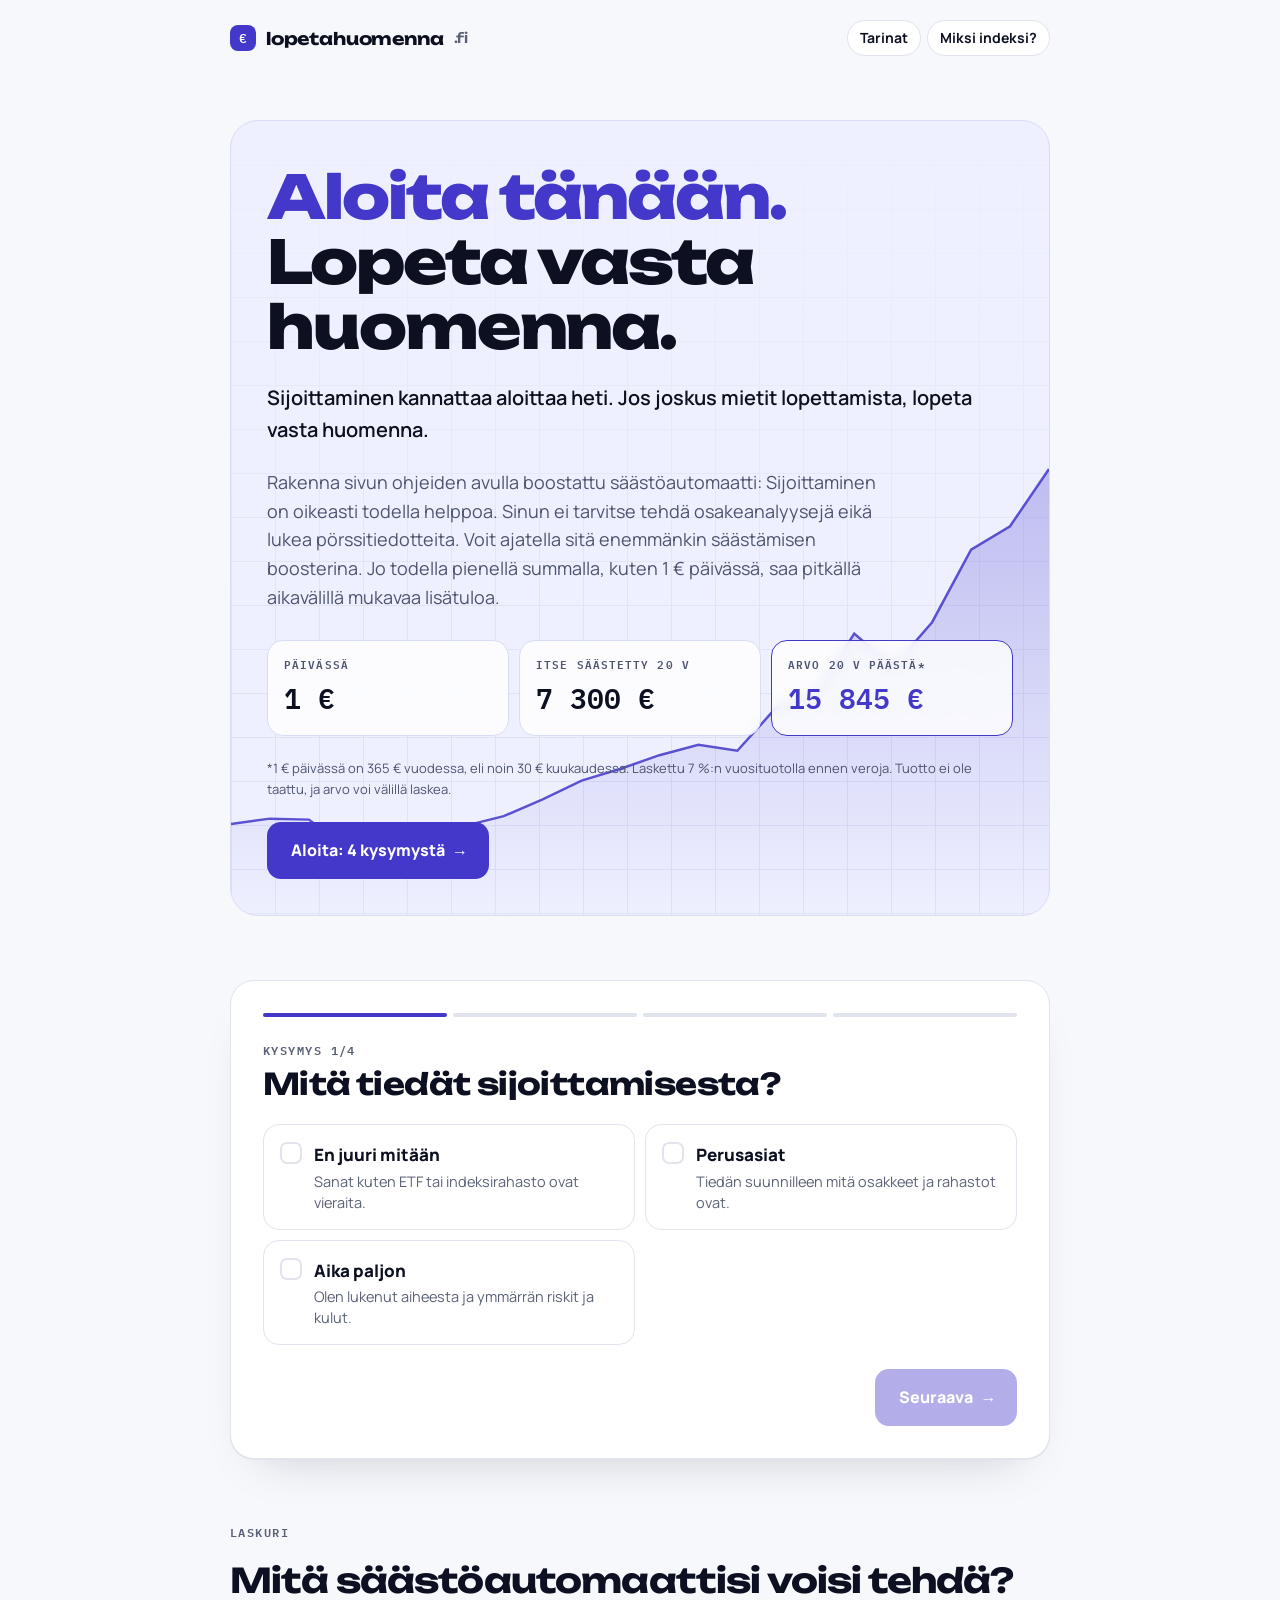
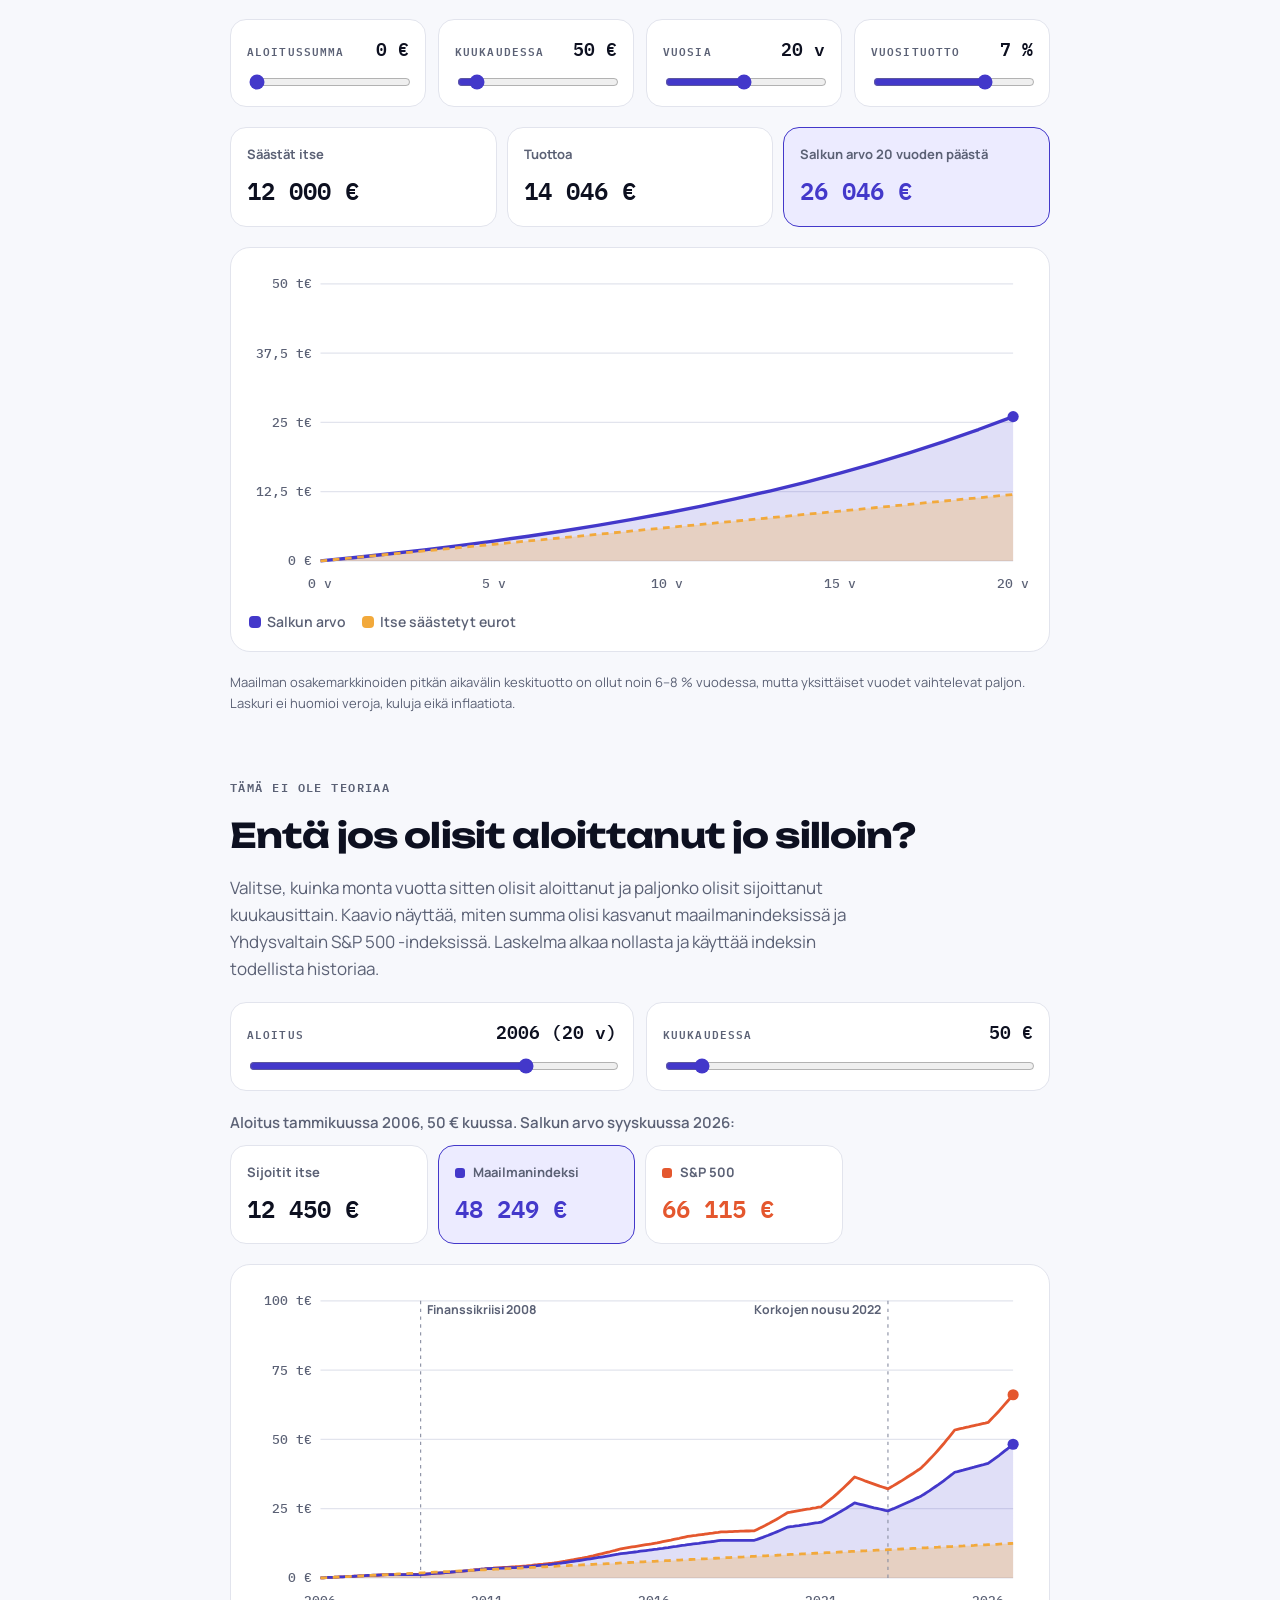
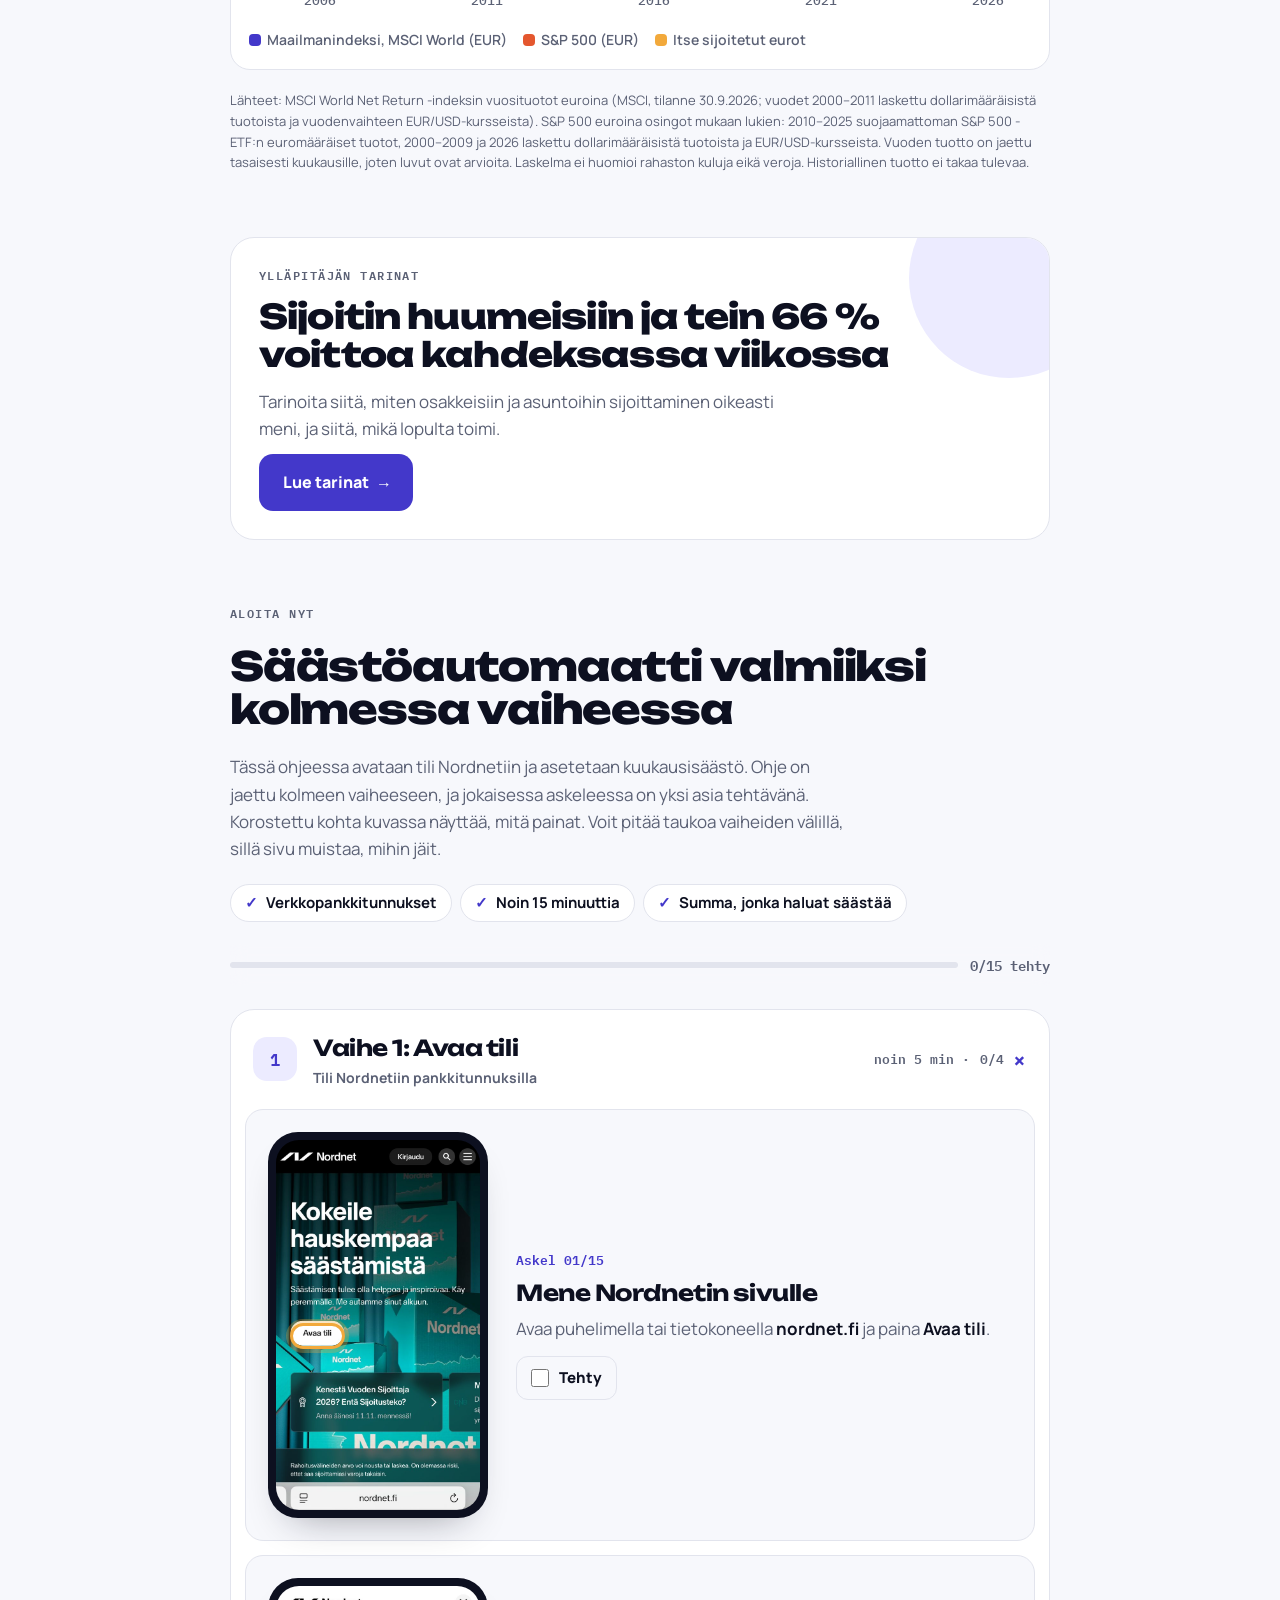
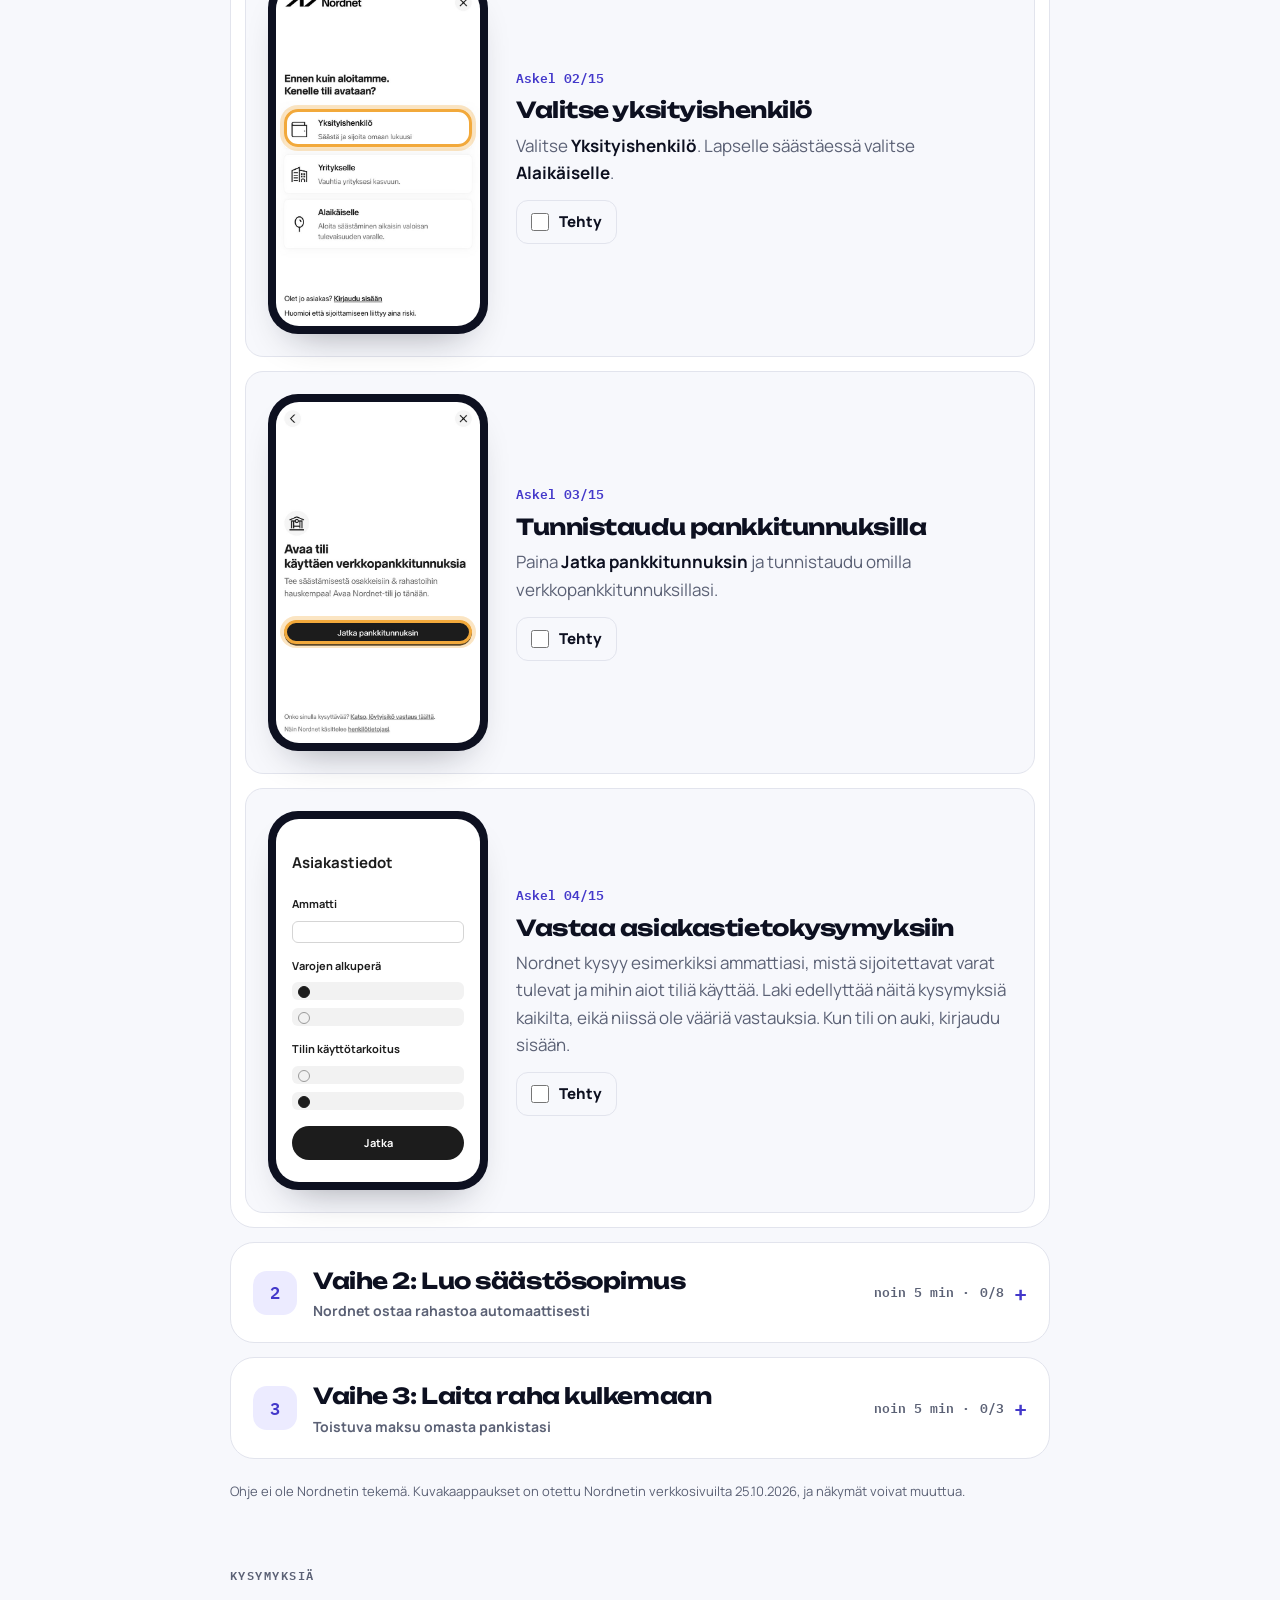
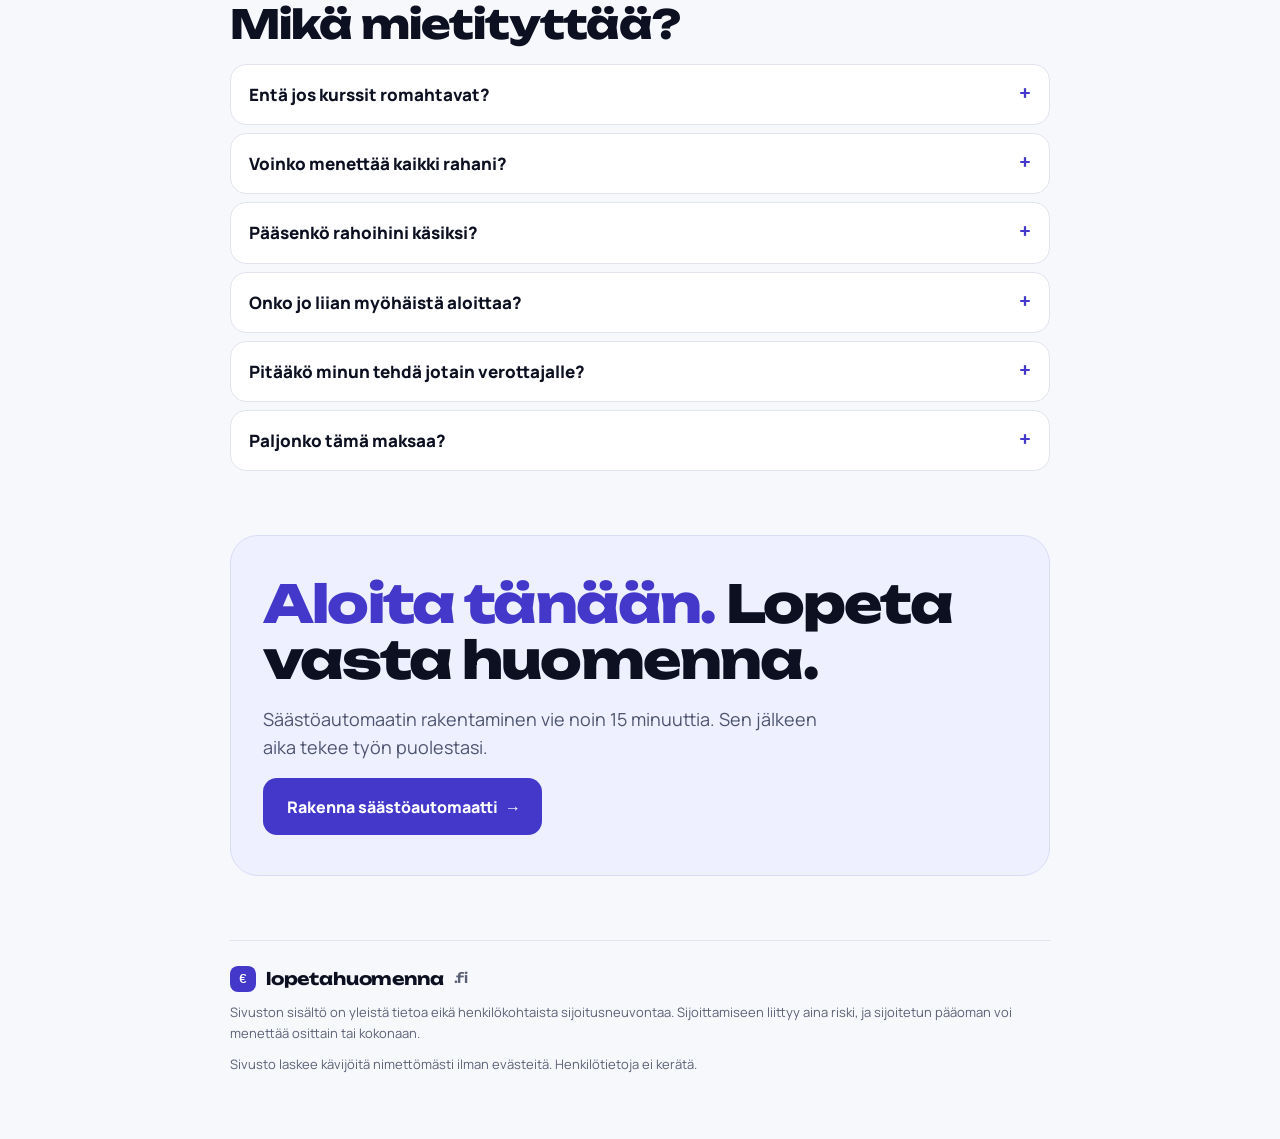
<file: index.html>
<!doctype html>
<html lang="fi">
<head>
<meta charset="utf-8">
<meta name="viewport" content="width=device-width, initial-scale=1, viewport-fit=cover">
<meta name="description" content="Aloita tänään. Lopeta vasta huomenna. Rakenna itsellesi säästöautomaatti, joka sijoittaa pienikuluiseen indeksirahastoon joka kuukausi. Kuvitettu ohje, laskurit ja tarinat.">
<meta property="og:title" content="Lopetahuomenna.fi – Aloita tänään. Lopeta vasta huomenna.">
<meta property="og:description" content="Rakenna säästöautomaatti 15 minuutissa. Jo 1 € päivässä riittää.">
<meta property="og:type" content="website">
<meta property="og:url" content="https://lopetahuomenna.fi/">
<link rel="icon" href="data:image/svg+xml,%3Csvg xmlns='http://www.w3.org/2000/svg' viewBox='0 0 32 32'%3E%3Crect width='32' height='32' rx='9' fill='%234338CA'/%3E%3Ctext x='16' y='22' font-family='Arial' font-size='18' font-weight='700' text-anchor='middle' fill='white'%3E%E2%82%AC%3C/text%3E%3C/svg%3E">
<style>:root{padding-top:env(safe-area-inset-top,0px);padding-bottom:env(safe-area-inset-bottom,0px)}body{margin:0}img{max-width:100%}[hidden]{display:none!important}</style>
<title>Lopetahuomenna.fi</title>
<meta name="claude:viewport-fit-sides" content="cover">
<link rel="stylesheet" href="fonts/fonts.css">
<style>
/* Layout: a dark "terminal" hero panel with the real index curve behind the thesis, then crisp white cards on a cool grey page. */
:root{
  --bg:#F7F8FC; --surface:#FFFFFF; --ink:#0D1020; --muted:#5B6175; --line:#E2E4ED;
  --spruce:#4338CA; --spruce-soft:#ECEBFF; --stop:#8A8FA3; --sky:#E4572E; --sun:#F2A93B; --sun-ink:#3A2500;
  --panel:#EEF0FF; --panel-ink:#0D1020; --panel-muted:#4E5470; --panel-line:#D9DCF5; --glow:#4338CA;
  --display:"Unbounded", "Avenir Next", "Segoe UI", sans-serif;
  --body:"Manrope", "Segoe UI", Helvetica, Arial, sans-serif;
  --mono:"IBM Plex Mono", ui-monospace, Menlo, Consolas, monospace;
}
@media (prefers-color-scheme: dark){:root:not([data-theme="light"]){
  --bg:#08090F; --surface:#121526; --ink:#ECEEF7; --muted:#9CA2BD; --line:#23273F;
  --spruce:#9B94FF; --spruce-soft:#1F1E45; --stop:#7C819A; --sky:#FF8A65; --sun:#F5B651; --sun-ink:#2A1A00;
  --panel:#141833; --panel-ink:#F3F4FA; --panel-muted:#A3A8C2; --panel-line:#2C3157; --glow:#A9A4FF; color-scheme:dark}}
:root[data-theme="dark"]{
  --bg:#08090F; --surface:#121526; --ink:#ECEEF7; --muted:#9CA2BD; --line:#23273F;
  --spruce:#9B94FF; --spruce-soft:#1F1E45; --stop:#7C819A; --sky:#FF8A65; --sun:#F5B651; --sun-ink:#2A1A00;
  --panel:#141833; --panel-ink:#F3F4FA; --panel-muted:#A3A8C2; --panel-line:#2C3157; --glow:#A9A4FF; color-scheme:dark}

*{box-sizing:border-box}
body{background:var(--bg);color:var(--ink);font-family:var(--body);font-size:17px;line-height:1.6;
  padding-left:max(16px,env(safe-area-inset-left,0px));padding-right:max(16px,env(safe-area-inset-right,0px))}
.wrap{max-width:820px;margin:0 auto;display:flex;flex-direction:column;gap:64px;padding-block:20px 64px}
h1,h2,h3{font-family:var(--display);text-wrap:balance;margin:0;line-height:1.08}
h3{font-family:var(--body);font-weight:800}
p{margin:0}
.num{font-family:var(--mono);font-variant-numeric:tabular-nums}

header{display:flex;justify-content:space-between;align-items:center;gap:12px}
.logo{font-family:var(--display);font-weight:700;font-size:17px;letter-spacing:-.01em;display:flex;align-items:center;gap:10px}
.logo .coin{width:26px;height:26px;border-radius:8px;background:var(--spruce);display:grid;place-items:center;color:var(--surface);font-size:13px;font-family:var(--mono);font-weight:600}
.logo small{color:var(--muted);font-weight:500}
.tag{font-size:12px;text-transform:uppercase;letter-spacing:.12em;color:var(--muted);font-weight:700;font-family:var(--mono)}
header .tag{background:var(--surface);border:1px solid var(--line);border-radius:999px;padding:5px 12px;letter-spacing:.06em}

/* Hero panel */
.hero{position:relative;overflow:hidden;background:var(--panel);color:var(--panel-ink);border-radius:28px;padding:44px 36px 36px;display:flex;flex-direction:column;gap:22px;isolation:isolate}
.hero{border:1px solid var(--panel-line)}
.hero::after{content:"";position:absolute;inset:0;background-image:linear-gradient(var(--panel-line) 1px,transparent 1px),linear-gradient(90deg,var(--panel-line) 1px,transparent 1px);background-size:44px 44px;opacity:.7;z-index:-2;mask-image:linear-gradient(180deg,transparent,#000 70%)}
.hero .curve{position:absolute;left:0;right:0;bottom:0;width:100%;height:62%;z-index:-1;pointer-events:none}
.hero h1{font-size:clamp(34px,6.4vw,60px);font-weight:800;letter-spacing:-.035em}
.hero h1 em{font-style:normal;color:var(--glow)}
.hero .lead{font-size:18px;color:var(--panel-muted);max-width:56ch}
.hero .lead:first-of-type{color:var(--panel-ink);font-size:20px;font-weight:600}
.receipt{display:grid;grid-template-columns:repeat(3,minmax(0,1fr));gap:10px;margin-top:6px}
.receipt div{padding:14px 16px;display:flex;flex-direction:column;gap:4px;border:1px solid var(--panel-line);border-radius:16px;background:color-mix(in srgb,var(--surface) 80%,transparent);backdrop-filter:blur(6px);min-width:0}
.receipt span{font-size:11px;text-transform:uppercase;letter-spacing:.1em;color:var(--panel-muted);font-weight:600;font-family:var(--mono)}
.receipt b{font-family:var(--mono);font-size:clamp(20px,3.6vw,28px);font-weight:600;color:var(--panel-ink)}
.receipt .big{border-color:var(--glow)}
.receipt .big b{color:var(--glow)}
.hero .fine{color:var(--panel-muted)}
.fine{font-size:13px;color:var(--muted)}
.btn{appearance:none;border:0;border-radius:14px;background:var(--spruce);color:var(--surface);font:800 16px var(--body);padding:15px 24px;cursor:pointer;align-self:flex-start;transition:transform .15s,box-shadow .15s;display:inline-flex;align-items:center;gap:10px}
.btn::after{content:"→";font-family:var(--mono)}
.btn:hover:not(:disabled){transform:translateY(-2px)}
.btn:disabled{opacity:.4;cursor:default}
.hero .btn{background:var(--spruce);color:var(--surface)}
.hero .btn:hover{box-shadow:0 10px 30px -10px var(--glow)}
.btn:focus-visible,.opt:focus-within,.ghost:focus-visible{outline:3px solid var(--sun);outline-offset:2px}
.ghost{appearance:none;background:none;border:0;color:var(--muted);font:700 15px var(--body);cursor:pointer;padding:8px 0}
.ghost:disabled{visibility:hidden}

/* Quiz */
.quiz{background:var(--surface);border:1px solid var(--line);border-radius:24px;padding:32px;display:flex;flex-direction:column;gap:24px;scroll-margin-top:16px;box-shadow:0 1px 0 var(--line),0 24px 48px -32px rgba(13,16,32,.25)}
.progress{display:flex;gap:6px}
.progress i{flex:1;height:4px;border-radius:2px;background:var(--line);transition:background .25s}
.progress i.on{background:var(--spruce)}
.qhead{display:flex;flex-direction:column;gap:8px}
.qhead h2{font-size:clamp(22px,4vw,30px);font-weight:700;letter-spacing:-.02em}
.opts{display:grid;grid-template-columns:repeat(2,minmax(0,1fr));gap:10px}
.opt{display:flex;gap:12px;align-items:flex-start;border:1.5px solid var(--line);border-radius:16px;padding:16px;cursor:pointer;transition:border-color .15s,background .15s,transform .15s;background:var(--surface)}
.opt:hover{border-color:var(--spruce);transform:translateY(-1px)}
.opt input{position:absolute;opacity:0;pointer-events:none}
.opt .dot{flex:none;width:22px;height:22px;border-radius:7px;border:2px solid var(--line);margin-top:1px;display:grid;place-items:center}
.opt.sel{border-color:var(--spruce);background:var(--spruce-soft)}
.opt.sel .dot{border-color:var(--spruce);background:var(--spruce)}
.opt.sel .dot::after{content:"";width:9px;height:5px;border-left:2px solid var(--surface);border-bottom:2px solid var(--surface);transform:rotate(-45deg) translate(1px,-1px)}
.opt b{display:block;font-weight:800}
.opt small{color:var(--muted);font-size:14.5px;line-height:1.45;display:block;margin-top:2px}
.nav{display:flex;justify-content:space-between;align-items:center}

/* Plan */
.plan{display:flex;flex-direction:column;gap:24px}
.plan h2{font-size:clamp(26px,4.8vw,40px);font-weight:800;letter-spacing:-.03em}
.verdict{background:var(--surface);border:1px solid var(--line);border-radius:18px;padding:18px 20px;font-size:18px;max-width:none;position:relative;padding-left:24px}
.verdict::before{content:"";position:absolute;left:0;top:18px;bottom:18px;width:4px;border-radius:0 4px 4px 0;background:var(--sun)}
.steps{list-style:none;margin:0;padding:0;display:grid;gap:10px;counter-reset:s}
.steps>li{display:grid;grid-template-columns:44px minmax(0,1fr);gap:14px;padding:18px;background:var(--surface);border:1px solid var(--line);border-radius:18px;counter-increment:s}
.steps>li::before{content:counter(s,decimal-leading-zero);font-family:var(--mono);font-weight:600;font-size:14px;width:40px;height:40px;border-radius:12px;background:var(--spruce-soft);color:var(--spruce);display:grid;place-items:center}
.steps h3{font-size:18px;margin-bottom:4px}
.steps p{color:var(--muted);font-size:16px}
.mine{background:var(--sun);color:var(--sun-ink);font-size:11px;font-weight:800;text-transform:uppercase;letter-spacing:.08em;padding:3px 8px;border-radius:6px;margin-left:8px;vertical-align:2px;font-family:var(--body);white-space:nowrap}

/* Calculators */
.calc{display:flex;flex-direction:column;gap:20px}
.calc h2{font-size:clamp(24px,4.4vw,34px);font-weight:700;letter-spacing:-.025em}
.controls{display:grid;grid-template-columns:repeat(3,minmax(0,1fr));gap:12px}
.controls.two{grid-template-columns:repeat(2,minmax(0,1fr))}
.controls.four{grid-template-columns:repeat(4,minmax(0,1fr))}
.ctl output{white-space:nowrap}
@media (max-width:820px){.controls.four{grid-template-columns:repeat(2,minmax(0,1fr))}.controls.four .ctl label{flex-direction:column;align-items:flex-start;gap:4px}}
.lead-s{color:var(--muted);max-width:62ch}
.ctl{display:flex;flex-direction:column;gap:10px;background:var(--surface);border:1px solid var(--line);border-radius:16px;padding:14px 16px}
.ctl label{font-size:11px;text-transform:uppercase;letter-spacing:.1em;color:var(--muted);font-weight:600;font-family:var(--mono);display:flex;justify-content:space-between;gap:8px;align-items:baseline}
.ctl output{font-family:var(--mono);color:var(--ink);text-transform:none;letter-spacing:0;font-size:18px;font-weight:600}
input[type=range]{width:100%;accent-color:var(--spruce)}
.chart{background:var(--surface);border:1px solid var(--line);border-radius:20px;padding:18px}
.chart svg{display:block;width:100%;height:auto}
.legend{display:flex;flex-wrap:wrap;gap:16px;font-size:14px;color:var(--muted);margin-top:10px;font-weight:600}
.legend span::before{content:"";display:inline-block;width:12px;height:12px;border-radius:4px;margin-right:6px;vertical-align:-1px;background:var(--c)}
.stats{display:grid;grid-template-columns:repeat(auto-fit,minmax(170px,1fr));gap:10px}
.stats .cap{grid-column:1/-1;font-size:15px;color:var(--muted);font-weight:600}
.stats .row{display:flex;flex-direction:column;gap:6px;padding:16px;background:var(--surface);border:1px solid var(--line);border-radius:16px;min-width:0}
.stats .row span{color:var(--muted);font-size:13px;font-weight:700;display:flex;align-items:center}
.stats .row b{font-family:var(--mono);font-variant-numeric:tabular-nums;font-size:clamp(18px,3.2vw,24px);font-weight:600;white-space:nowrap}
.stats .row.hi{border-color:var(--spruce);background:var(--spruce-soft)}
.stats .row.hi b{color:var(--spruce)}
.stats .row.sky b{color:var(--sky)}
.stats .row .sw{display:inline-block;width:10px;height:10px;border-radius:3px;margin-right:8px;background:var(--c)}

/* ETF examples drawer */
.etf{margin-top:12px;border:1px solid var(--line);border-radius:14px;background:var(--bg)}
.etf summary{cursor:pointer;list-style:none;padding:12px 14px;font-weight:800;color:var(--spruce);display:flex;justify-content:space-between;align-items:center;gap:12px}
.etf summary::-webkit-details-marker{display:none}
.etf summary::after{content:"+";font-family:var(--mono);font-size:20px;line-height:1;transition:transform .2s}
.etf[open] summary::after{transform:rotate(45deg)}
.etf summary:focus-visible{outline:3px solid var(--sun);outline-offset:2px;border-radius:14px}
.etf-body{padding:0 14px 16px;display:flex;flex-direction:column;gap:14px}
.etf-note{font-size:14px;color:var(--muted)}
.funds{display:grid;grid-template-columns:repeat(2,minmax(0,1fr));gap:10px}
.fund{background:var(--surface);border:1px solid var(--line);border-radius:14px;padding:14px;display:flex;flex-direction:column;gap:10px;min-width:0}
.fund h4{margin:0;font-size:15px;font-weight:800;line-height:1.3;color:var(--ink)}
.fund dl{margin:0;display:grid;grid-template-columns:auto minmax(0,1fr);gap:4px 12px;font-size:14px}
.fund dt{color:var(--muted)}
.fund dd{margin:0;font-family:var(--mono);font-weight:600;color:var(--ink);text-align:right}
.fund p{font-size:14px;color:var(--muted)}
.fund a{color:var(--spruce);font-weight:800;font-size:14px;text-decoration:none;margin-top:auto}
.fund a:hover{text-decoration:underline}
.decode{background:var(--surface);border:1px solid var(--line);border-radius:14px;padding:14px;display:flex;flex-direction:column;gap:10px}
.decode .name{font-family:var(--mono);font-size:14px;font-weight:600;display:flex;flex-wrap:wrap;gap:6px}
.decode .name span{background:var(--spruce-soft);color:var(--spruce);border-radius:6px;padding:2px 7px}
.decode ul{margin:0;padding:0;list-style:none;display:grid;gap:6px;font-size:14px;color:var(--muted)}
.decode li b{color:var(--ink)}
@media (max-width:620px){.funds{grid-template-columns:1fr}}
/* Illustrated guide */
.calm{display:block;margin-top:10px;padding:12px 14px;border-radius:12px;background:var(--spruce-soft);color:var(--ink);font-size:15px}
.calm b{color:var(--spruce)}
.tip{margin-top:6px;border:1px solid var(--sun);background:color-mix(in srgb,var(--sun) 10%,var(--surface));border-radius:16px;padding:16px;display:flex;flex-direction:column;gap:10px}
.tip-h{font-weight:800;color:var(--ink)}
.tip p{font-size:15px}
.bars{display:grid;gap:8px}
.bar{display:grid;grid-template-columns:92px minmax(0,1fr) 44px;align-items:center;gap:10px;font-size:14px}
.bar span{color:var(--muted);font-weight:700}
.bar i{display:block;height:12px;border-radius:6px;background:var(--sun);width:var(--w)}
.bar b{font-family:var(--mono);text-align:right;color:var(--ink)}
.tt{border-collapse:collapse;font-size:14px;width:100%}
.tt th{text-align:left;color:var(--muted);font-weight:700;padding:6px 8px 6px 0;border-bottom:1px solid var(--line)}
.tt td{padding:6px 8px 6px 0;border-bottom:1px solid var(--line);font-family:var(--mono);font-variant-numeric:tabular-nums;color:var(--ink)}
.tt tr:last-child td{border-bottom:0}

.mock{aspect-ratio:9/16;background:#FFFFFF;color:#1C1C1C;padding:22px 16px;display:flex;flex-direction:column;gap:8px;font-family:var(--body);font-size:11px}
.mock b{font-size:15px;margin:10px 0 6px}
.mock .q{font-weight:700;margin-top:6px}
.mock .f{height:22px;border:1.5px solid #D5D5D5;border-radius:6px}
.mock .f.t{display:flex;align-items:center;padding:0 7px;color:#5A5A5A;font-size:10px;white-space:nowrap;overflow:hidden}
.mock .f.hl{border-color:#E9A62B;background:#FFF5E0;color:#1C1C1C}
.mock .o{height:18px;border-radius:6px;background:#F2F2F2;position:relative}
.mock .o::before{content:"";position:absolute;left:6px;top:4px;width:10px;height:10px;border-radius:50%;border:1.5px solid #9A9A9A}
.mock .o.on::before{background:#1C1C1C;border-color:#1C1C1C}
.mock .btnm{margin-top:auto;background:#1C1C1C;color:#FFFFFF;border-radius:999px;text-align:center;padding:8px;font-weight:700}

.guide{display:flex;flex-direction:column;gap:22px;scroll-margin-top:16px}
.guide h2{font-size:clamp(26px,4.8vw,40px);font-weight:800;letter-spacing:-.03em}
.need{display:flex;flex-wrap:wrap;gap:8px}
.need span{background:var(--surface);border:1px solid var(--line);border-radius:999px;padding:6px 14px;font-weight:700;font-size:15px}
.need span::before{content:"✓";color:var(--spruce);font-weight:800;margin-right:8px}
.gbar{position:sticky;top:env(safe-area-inset-top,0px);z-index:5;background:color-mix(in srgb,var(--bg) 88%,transparent);backdrop-filter:blur(8px);padding:10px 0;display:flex;align-items:center;gap:12px}
.gbar .track{flex:1;height:6px;border-radius:3px;background:var(--line);overflow:hidden}
.gbar .fill{height:100%;width:0;background:var(--spruce);border-radius:3px;transition:width .35s}
.gbar output{font-family:var(--mono);font-weight:600;font-size:14px;color:var(--muted);white-space:nowrap}
.gsteps{list-style:none;margin:0;padding:0;display:grid;gap:14px}
.gstep{display:grid;grid-template-columns:minmax(0,220px) minmax(0,1fr);gap:28px;align-items:center;background:var(--surface);border:1px solid var(--line);border-radius:24px;padding:22px;transition:border-color .2s}
.gstep.done{border-color:var(--spruce)}
.phone{position:relative;width:100%;max-width:220px;border-radius:30px;background:var(--ink);padding:8px;box-shadow:0 20px 40px -24px rgba(13,16,32,.45)}
.phone .screen{position:relative;width:100%;border-radius:23px;overflow:hidden;background:var(--bg)}
.phone img{display:block;width:100%;height:auto}
.phone .hot{position:absolute;border:3px solid var(--sun);border-radius:14px;box-shadow:0 0 0 4px color-mix(in srgb,var(--sun) 30%,transparent)}
.phone .ph{aspect-ratio:9/16;display:grid;place-items:center;text-align:center;padding:16px;color:var(--muted);font-size:13px;font-weight:700;border:2px dashed var(--line);border-radius:23px}
.gtext{display:flex;flex-direction:column;gap:10px;min-width:0}
.gnum{font-family:var(--mono);font-size:13px;font-weight:600;color:var(--spruce)}
.gtext h3{font-size:22px;font-family:var(--display);font-weight:700;letter-spacing:-.02em}
.gtext p{color:var(--muted)}
.gtext p b{color:var(--ink)}
.check{display:inline-flex;align-items:center;gap:10px;align-self:flex-start;cursor:pointer;font-weight:800;font-size:15px;border:1.5px solid var(--line);border-radius:12px;padding:9px 14px;margin-top:4px;user-select:none}
.check input{width:18px;height:18px;accent-color:var(--spruce);margin:0}
.check:has(input:checked){border-color:var(--spruce);background:var(--spruce-soft);color:var(--spruce)}
.check:focus-within{outline:3px solid var(--sun);outline-offset:2px}
.gdone{background:var(--spruce-soft);border:1px solid var(--spruce);border-radius:24px;padding:28px;display:flex;flex-direction:column;gap:8px}
.gdone h3{font-family:var(--display);font-size:clamp(22px,4vw,30px);font-weight:800;letter-spacing:-.02em;color:var(--spruce)}
.jump{display:inline-block;margin-top:8px;color:var(--spruce);font-weight:800;font-size:15px;text-decoration:none}
.jump:hover{text-decoration:underline}
@media (prefers-reduced-motion:no-preference){.phone .hot{animation:pulse 2s ease-in-out infinite}}
@keyframes pulse{50%{box-shadow:0 0 0 9px color-mix(in srgb,var(--sun) 12%,transparent)}}
@media (max-width:620px){.gstep{grid-template-columns:1fr;gap:18px;justify-items:center}.gtext{justify-self:stretch}}
/* Top nav + stories teaser */
header{flex-wrap:wrap}
.topnav{display:flex;gap:6px;flex-wrap:wrap}
.topnav a{color:var(--ink);text-decoration:none;font-weight:700;font-size:14px;background:var(--surface);border:1px solid var(--line);border-radius:999px;padding:6px 12px}
.topnav a:hover{border-color:var(--spruce);color:var(--spruce)}
.topnav a:focus-visible,.teaser a:focus-visible{outline:3px solid var(--sun);outline-offset:2px}
.teaser{position:relative;overflow:hidden;background:var(--surface);border:1px solid var(--line);border-radius:24px;padding:28px;display:flex;flex-direction:column;gap:12px;align-items:flex-start}
.teaser::before{content:"";position:absolute;right:-60px;top:-60px;width:200px;height:200px;border-radius:50%;background:var(--spruce-soft);z-index:0}
.teaser>*{position:relative}
.teaser-h{font-family:var(--display);font-weight:800;font-size:clamp(22px,4.4vw,34px);letter-spacing:-.025em;line-height:1.12;color:var(--ink);text-decoration:none;text-wrap:balance;min-height:2.3em;transition:opacity .35s}
.teaser-h:hover{color:var(--spruce)}
.teaser-h.fade{opacity:0}
.teaser p{color:var(--muted);max-width:56ch}
/* Phases, history markers, FAQ, final */
.phases{display:grid;gap:14px}
.phase{background:var(--surface);border:1px solid var(--line);border-radius:24px;scroll-margin-top:64px}
.phase.done{border-color:var(--spruce)}
.phase>summary{list-style:none;cursor:pointer;padding:20px 22px;display:grid;grid-template-columns:auto minmax(0,1fr) auto;gap:16px;align-items:center}
.phase>summary::-webkit-details-marker{display:none}
.phase>summary:focus-visible{outline:3px solid var(--sun);outline-offset:2px;border-radius:24px}
.pnum{width:44px;height:44px;border-radius:14px;background:var(--spruce-soft);color:var(--spruce);display:grid;place-items:center;font-family:var(--mono);font-weight:600}
.phase.done .pnum{background:var(--spruce);color:var(--surface)}
.ptitle{display:flex;flex-direction:column;gap:2px;min-width:0}
.ptitle b{font-family:var(--display);font-size:clamp(18px,3.4vw,22px);font-weight:700;letter-spacing:-.02em}
.ptitle span{color:var(--muted);font-size:14px;font-weight:700}
.pmeta{font-family:var(--mono);font-size:13px;font-weight:600;color:var(--muted);display:flex;align-items:center;gap:10px;white-space:nowrap}
.pmeta::after{content:"+";font-size:22px;line-height:1;color:var(--spruce);transition:transform .2s}
.phase[open] .pmeta::after{transform:rotate(45deg)}
.phase .gsteps{padding:0 14px 14px}
.phase .gstep{border-radius:18px;background:var(--bg)}
.phase-next{margin:0 14px 16px;display:flex;justify-content:space-between;align-items:center;gap:12px;flex-wrap:wrap;padding:14px 16px;border-radius:16px;background:var(--spruce-soft)}
.phase-next b{color:var(--spruce)}
.gdone{position:relative;overflow:hidden}
.gdone-num{font-size:18px}
.gdone-num b{font-family:var(--mono);color:var(--spruce)}
.burst{position:absolute;inset:0;pointer-events:none;background:radial-gradient(circle at 15% 20%,var(--sun) 0 4px,transparent 5px),radial-gradient(circle at 80% 30%,var(--spruce) 0 5px,transparent 6px),radial-gradient(circle at 65% 75%,var(--sky) 0 4px,transparent 5px),radial-gradient(circle at 30% 80%,var(--spruce) 0 3px,transparent 4px),radial-gradient(circle at 90% 85%,var(--sun) 0 4px,transparent 5px),radial-gradient(circle at 45% 15%,var(--sky) 0 3px,transparent 4px);opacity:.7}
@media (prefers-reduced-motion:no-preference){.gdone:not([hidden]) .burst{animation:pop .9s ease-out both}.gdone:not([hidden]){animation:rise .5s ease-out both}}
@keyframes pop{from{transform:scale(.6);opacity:0}to{transform:none;opacity:.7}}
@keyframes rise{from{transform:translateY(10px);opacity:.4}to{transform:none;opacity:1}}
.stats .row.stop b{color:var(--stop)}
.faq{display:flex;flex-direction:column;gap:18px}
.faq h2{font-size:clamp(26px,4.8vw,40px);font-weight:800;letter-spacing:-.03em}
.qa{display:grid;gap:8px}
.qa details{background:var(--surface);border:1px solid var(--line);border-radius:16px}
.qa summary{cursor:pointer;list-style:none;padding:16px 18px;font-weight:800;display:flex;justify-content:space-between;gap:12px}
.qa summary::-webkit-details-marker{display:none}
.qa summary::after{content:"+";font-family:var(--mono);color:var(--spruce);font-size:20px;line-height:1;transition:transform .2s}
.qa details[open] summary::after{transform:rotate(45deg)}
.qa summary:focus-visible{outline:3px solid var(--sun);outline-offset:2px;border-radius:16px}
.qa p{padding:0 18px 16px;color:var(--muted)}
.final{background:var(--panel);border:1px solid var(--panel-line);border-radius:28px;padding:40px 32px;display:flex;flex-direction:column;gap:16px;align-items:flex-start}
.final h2{font-size:clamp(30px,6vw,52px);font-weight:800;letter-spacing:-.035em;color:var(--panel-ink)}
.final h2 em{font-style:normal;color:var(--glow)}
.final p{color:var(--panel-muted);font-size:18px;max-width:52ch}
a.btn{text-decoration:none}
.tt tr.me td{background:var(--spruce-soft);color:var(--spruce);font-weight:700}
.tip .mine-line{font-weight:700;color:var(--ink)}
.tip .mine-line b{color:var(--spruce);font-family:var(--mono)}
@media (max-width:620px){.phase>summary{grid-template-columns:auto minmax(0,1fr);padding:16px}.pmeta{grid-column:1/-1}.phase .gsteps{padding:0 8px 8px}.final{padding:28px 20px}}
footer{border-top:1px solid var(--line);padding-top:24px;display:flex;flex-direction:column;gap:10px}
@media (max-width:620px){
  .hero{padding:32px 20px 24px;border-radius:22px}
  .opts,.controls,.controls.two,.stats{grid-template-columns:1fr}
  .receipt{grid-template-columns:1fr}
  .quiz{padding:20px}
}
@media (prefers-reduced-motion:no-preference){
  .hero .curve{animation:reveal 1.8s .15s ease-out both}
}
@keyframes reveal{from{clip-path:inset(0 100% 0 0)}to{clip-path:inset(0 0 0 0)}}
@media (prefers-reduced-motion:reduce){*{transition:none!important}}
</style>

</head>
<body>
<div class="wrap">
  <header>
    <div class="logo"><span class="coin">€</span>lopetahuomenna<small>.fi</small></div>
    <nav class="topnav"><a href="tarinat.html">Tarinat</a><a href="tarinat.html#miksi-indeksi">Miksi indeksi?</a></nav>
  </header>

  <section class="hero">
    <svg class="curve" id="heroCurve" viewBox="0 0 800 300" preserveAspectRatio="none" aria-hidden="true"></svg>
    <h1><em>Aloita tänään.</em> Lopeta vasta huomenna.</h1>
    <p class="lead">Sijoittaminen kannattaa aloittaa heti. Jos joskus mietit lopettamista, lopeta vasta huomenna.</p>
    <p class="lead">Rakenna sivun ohjeiden avulla boostattu säästöautomaatti: Sijoittaminen on oikeasti todella helppoa. Sinun ei tarvitse tehdä osakeanalyysejä eikä lukea pörssitiedotteita. Voit ajatella sitä enemmänkin säästämisen boosterina. Jo todella pienellä summalla, kuten 1 € päivässä, saa pitkällä aikavälillä mukavaa lisätuloa.</p>
    <div class="receipt" aria-label="Esimerkki: 1 euro päivässä 20 vuoden ajan">
      <div><span>Päivässä</span><b class="num">1 €</b></div>
      <div><span>Itse säästetty 20 v</span><b class="num" id="heroIn">7 300 €</b></div>
      <div class="big"><span>Arvo 20 v päästä*</span><b class="num" id="heroOut">–</b></div>
    </div>
    <p class="fine">*1 € päivässä on 365 € vuodessa, eli noin 30 € kuukaudessa. Laskettu 7 %:n vuosituotolla ennen veroja. Tuotto ei ole taattu, ja arvo voi välillä laskea.</p>
    <button class="btn" id="startBtn" type="button">Aloita: 4 kysymystä</button>
  </section>

  <section class="quiz" id="quiz" aria-live="polite">
    <div class="progress" id="progress"><i></i><i></i><i></i><i></i></div>
    <div class="qhead">
      <span class="tag" id="qnum">Kysymys 1/4</span>
      <h2 id="qtitle"></h2>
    </div>
    <div class="opts" id="opts" role="radiogroup"></div>
    <div class="nav">
      <button class="ghost" id="backBtn" type="button">← Edellinen</button>
      <button class="btn" id="nextBtn" type="button" disabled>Seuraava</button>
    </div>
  </section>

  <section class="plan" id="plan" hidden>
    <span class="tag">Sinun suunnitelmasi</span>
    <h2 id="planTitle"></h2>
    <p class="verdict" id="planVerdict"></p>
    <ol class="steps" id="planSteps"></ol>
    <button class="ghost" id="redoBtn" type="button">↺ Vastaa uudelleen</button>
  </section>

  <section class="calc" id="calc">
    <span class="tag">Laskuri</span>
    <h2>Mitä säästöautomaattisi voisi tehdä?</h2>
    <div class="controls four">
      <div class="ctl"><label for="p0">Aloitussumma <output id="p0Out"></output></label><input id="p0" type="range" min="0" max="20000" step="250" value="0"></div>
      <div class="ctl"><label for="m">Kuukaudessa <output id="mOut"></output></label><input id="m" type="range" min="10" max="500" step="5" value="50"></div>
      <div class="ctl"><label for="y">Vuosia <output id="yOut"></output></label><input id="y" type="range" min="1" max="40" step="1" value="20"></div>
      <div class="ctl"><label for="r">Vuosituotto <output id="rOut"></output></label><input id="r" type="range" min="2" max="9" step="0.5" value="7"></div>
    </div>
    <div class="stats" id="calcLine"></div>
    <div class="chart">
      <svg id="chart" viewBox="0 0 700 300" role="img" aria-label="Salkun arvon kehitys vuosittain"></svg>
      <div class="legend"><span style="--c:var(--spruce)">Salkun arvo</span><span style="--c:var(--sun)">Itse säästetyt eurot</span></div>
    </div>
    <p class="fine">Maailman osakemarkkinoiden pitkän aikavälin keskituotto on ollut noin 6–8 % vuodessa, mutta yksittäiset vuodet vaihtelevat paljon. Laskuri ei huomioi veroja, kuluja eikä inflaatiota.</p>
  </section>

  <section class="calc" id="hist">
    <span class="tag">Tämä ei ole teoriaa</span>
    <h2>Entä jos olisit aloittanut jo silloin?</h2>
    <p class="lead-s">Valitse, kuinka monta vuotta sitten olisit aloittanut ja paljonko olisit sijoittanut kuukausittain. Kaavio näyttää, miten summa olisi kasvanut maailmanindeksissä ja Yhdysvaltain S&amp;P 500 -indeksissä. Laskelma alkaa nollasta ja käyttää indeksin todellista historiaa.</p>
    <div class="controls two">
      <div class="ctl"><label for="hy">Aloitus <output id="hyOut"></output></label><input id="hy" type="range" min="1" max="26" step="1" value="20"></div>
      <div class="ctl"><label for="hm">Kuukaudessa <output id="hmOut"></output></label><input id="hm" type="range" min="10" max="500" step="5" value="50"></div>
    </div>
    <div class="stats" id="histLine"></div>
    <div class="chart">
      <svg id="hchart" viewBox="0 0 700 300" role="img" aria-label="Kuukausisäästön kehitys maailmanindeksissä ja S&amp;P 500 -indeksissä"></svg>
      <div class="legend"><span style="--c:var(--spruce)">Maailmanindeksi, MSCI World (EUR)</span><span style="--c:var(--sky)">S&amp;P 500 (EUR)</span><span style="--c:var(--sun)">Itse sijoitetut eurot</span></div>
    </div>
    <p class="fine">Lähteet: MSCI World Net Return -indeksin vuosituotot euroina (MSCI, tilanne 30.9.2026; vuodet 2000–2011 laskettu dollarimääräisistä tuotoista ja vuodenvaihteen EUR/USD-kursseista). S&amp;P 500 euroina osingot mukaan lukien: 2010–2025 suojaamattoman S&amp;P 500 -ETF:n euromääräiset tuotot, 2000–2009 ja 2026 laskettu dollarimääräisistä tuotoista ja EUR/USD-kursseista. Vuoden tuotto on jaettu tasaisesti kuukausille, joten luvut ovat arvioita. Laskelma ei huomioi rahaston kuluja eikä veroja. Historiallinen tuotto ei takaa tulevaa.</p>
  </section>

  <section class="teaser" aria-labelledby="teaserH">
    <span class="tag">Ylläpitäjän tarinat</span>
    <a class="teaser-h" id="teaserH" href="tarinat.html#huumeet">Sijoitin huumeisiin ja tein 66 % voittoa kahdeksassa viikossa</a>
    <p>Tarinoita siitä, miten osakkeisiin ja asuntoihin sijoittaminen oikeasti meni, ja siitä, mikä lopulta toimi.</p>
    <a class="btn" href="tarinat.html">Lue tarinat</a>
  </section>

  <section class="guide" id="ohje">
    <span class="tag">Aloita nyt</span>
    <h2>Säästöautomaatti valmiiksi kolmessa vaiheessa</h2>
    <p class="lead-s">Tässä ohjeessa avataan tili Nordnetiin ja asetetaan kuukausisäästö. Ohje on jaettu kolmeen vaiheeseen, ja jokaisessa askeleessa on yksi asia tehtävänä. Korostettu kohta kuvassa näyttää, mitä painat. Voit pitää taukoa vaiheiden välillä, sillä sivu muistaa, mihin jäit.</p>
    <div class="need" aria-label="Mitä tarvitset"><span>Verkkopankkitunnukset</span><span>Noin 15 minuuttia</span><span>Summa, jonka haluat säästää</span></div>
    <div class="gbar"><div class="track"><div class="fill" id="gfill"></div></div><output id="gcount">0/15 tehty</output></div>
    <div class="phases" id="gsteps"></div>
    <div class="gdone" id="gdone" hidden>
      <span class="burst" aria-hidden="true"></span>
      <h3>Säästöautomaattisi on päällä.</h3>
      <p>Nyt sinun ei tarvitse tehdä mitään. Rahaa siirtyy ja rahastoa ostetaan joka kuukausi.</p>
      <p class="gdone-num" id="gdoneNum"></p>
      <p><b>Jos joskus mietit lopettamista, lopeta vasta huomenna.</b></p>
    </div>
    <p class="fine">Ohje ei ole Nordnetin tekemä. Kuvakaappaukset on otettu Nordnetin verkkosivuilta 25.10.2026, ja näkymät voivat muuttua.</p>
  </section>

  <section class="faq" id="kysymykset">
    <span class="tag">Kysymyksiä</span>
    <h2>Mikä mietityttää?</h2>
    <div class="qa">
      <details><summary>Entä jos kurssit romahtavat?</summary><p>Niin käy välillä, ja se kuuluu asiaan. Kuukausisäästäjälle lasku on jopa hyvä uutinen, koska samalla summalla saa enemmän osuuksia. Historiakaavio yllä näyttää, että laskujen jälkeen markkinat ovat aina toipuneet, vaikka siihen on joskus mennyt vuosia. Tärkeintä on, ettei myy pohjalla. Lopeta vasta huomenna.</p></details>
      <details><summary>Voinko menettää kaikki rahani?</summary><p>Laajassa indeksirahastossa on satoja tai tuhansia yrityksiä eri maista. Kaikkien pitäisi mennä konkurssiin yhtä aikaa, jotta arvo menisi nollaan. Arvo voi kuitenkin laskea paljon, esimerkiksi vuonna 2008 maailmanindeksi laski lähes 40 %. Siksi sijoita vain rahaa, jota et tarvitse lähivuosina.</p></details>
      <details><summary>Pääsenkö rahoihini käsiksi?</summary><p>Kyllä. Voit myydä rahasto-osuudet milloin tahansa pörssin aukioloaikana, ja rahat ovat tililläsi muutamassa päivässä. Kuukausisäästön voit keskeyttää tai lopettaa milloin tahansa ilman kuluja.</p></details>
      <details><summary>Onko jo liian myöhäistä aloittaa?</summary><p>Ei ole. Paras hetki aloittaa olisi ollut eilen, ja toiseksi paras on tänään. Viisi tai kymmenenkin vuotta säästämistä tekee selvän eron, ja laskurilla voit kokeilla oman aikajänteesi.</p></details>
      <details><summary>Pitääkö minun tehdä jotain verottajalle?</summary><p>Kasvattavasta ETF:stä ei makseta veroa niin kauan kuin et myy. Kun myyt voitolla, voitosta maksetaan pääomatuloveroa. Nordnet ilmoittaa kaupat verottajalle, ja ne näkyvät esitäytetyllä veroilmoituksella. Tarkista silti tiedot itse.</p></details>
      <details><summary>Paljonko tämä maksaa?</summary><p>Nordnetin arvo-osuustilin avaaminen on maksutonta, eikä tilistä peritä säilytys- tai kuukausimaksuja. Maksat vain siitä, mitä ostat. Rahaston juoksevat kulut ovat esimerkkirahastoissa 0,07–0,20 % vuodessa, ja Nordnet perii 2,50 € jokaisesta toteutuneesta kuukausisäästön ostosta. Vinkki ohjeen askeleessa 09 kertoo, miten pidät kulut pieninä.</p></details>
    </div>
  </section>

  <section class="final">
    <h2><em>Aloita tänään.</em> Lopeta vasta huomenna.</h2>
    <p>Säästöautomaatin rakentaminen vie noin 15 minuuttia. Sen jälkeen aika tekee työn puolestasi.</p>
    <a class="btn" href="#ohje" id="finalBtn">Rakenna säästöautomaatti</a>
  </section>

  <footer>
    <div class="logo"><span class="coin">€</span>lopetahuomenna<small>.fi</small></div>
    <p class="fine">Sivuston sisältö on yleistä tietoa eikä henkilökohtaista sijoitusneuvontaa. Sijoittamiseen liittyy aina riski, ja sijoitetun pääoman voi menettää osittain tai kokonaan.</p>
    <p class="fine">Sivusto laskee kävijöitä nimettömästi ilman evästeitä. Henkilötietoja ei kerätä.</p>
  </footer>
</div>

<script>
const fmt = n => Math.round(n).toLocaleString('fi-FI').replace(/ /g,' ') + ' €';
function fv(m, years, rate, p0=0){
  const r = rate/100/12; let v = p0; const pts = [{y:0,v:p0,in:p0}];
  for(let i=1;i<=years*12;i++){ v = v*(1+r) + m; if(i%12===0) pts.push({y:i/12, v, in:p0+m*i}); }
  return pts;
}
document.getElementById('heroOut').textContent = fmt(fv(365/12,20,7).at(-1).v);

/* ---------- Quiz ---------- */
const Q = [
  {k:'know', t:'Mitä tiedät sijoittamisesta?', o:[
    ['zero','En juuri mitään','Sanat kuten ETF tai indeksirahasto ovat vieraita.'],
    ['basic','Perusasiat','Tiedän suunnilleen mitä osakkeet ja rahastot ovat.'],
    ['good','Aika paljon','Olen lukenut aiheesta ja ymmärrän riskit ja kulut.']]},
  {k:'does', t:'Sijoitatko jo rahojasi?', o:[
    ['no','En vielä','Rahat ovat käyttötilillä tai säästötilillä.'],
    ['some','Satunnaisesti','Olen ostanut jotain, mutta ilman suunnitelmaa.'],
    ['monthly','Kyllä, kuukausittain','Minulla on jo säännöllinen säästö.']]},
  {k:'why', t:'Miksi sijoittaminen kiinnostaa?', o:[
    ['safety','Haluan turvaa tulevaisuuteen','Eläke, puskuri tai vapaus valita.'],
    ['goal','Säästän johonkin tiettyyn','Asunto, auto, matka tai muu iso hankinta.'],
    ['kids','Haluan säästää lapselle','Pesämuna lapselle tai lapsenlapselle.'],
    ['learn','Haluan ymmärtää rahaa paremmin','Uteliaisuus ja oppiminen.']]},
  {k:'amount', t:'Paljonko voisit laittaa sivuun kuukaudessa?', o:[
    ['10','10–20 €','Pieni alku on parempi kuin ei alkua.'],
    ['50','noin 50 €','Hyvä tasainen summa.'],
    ['100','noin 100 €','Kasvaa vuosikymmenissä merkittäväksi.'],
    ['250','200 € tai enemmän','Vauhdikas tahti.']]}
];
const A = {}; let step = 0;
const $ = id => document.getElementById(id);

function renderQ(){
  const q = Q[step];
  $('qnum').textContent = `Kysymys ${step+1}/${Q.length}`;
  $('qtitle').textContent = q.t;
  [...$('progress').children].forEach((el,i)=>el.classList.toggle('on', i<=step));
  $('opts').innerHTML = q.o.map(([v,b,s])=>`
    <label class="opt${A[q.k]===v?' sel':''}">
      <input type="radio" name="q${step}" id="q${step}_${v}" value="${v}"${A[q.k]===v?' checked':''}>
      <span class="dot"></span><span><b>${b}</b><small>${s}</small></span>
    </label>`).join('');
  $('backBtn').disabled = step===0;
  $('nextBtn').disabled = !A[q.k];
  $('nextBtn').textContent = step===Q.length-1 ? 'Näytä suunnitelmani' : 'Seuraava';
}
$('opts').addEventListener('change', e=>{
  A[Q[step].k] = e.target.value;
  [...$('opts').children].forEach(l=>l.classList.toggle('sel', l.querySelector('input').checked));
  $('nextBtn').disabled = false;
});
$('nextBtn').onclick = ()=>{ if(step<Q.length-1){step++;renderQ();} else showPlan(); };
$('backBtn').onclick = ()=>{ if(step>0){step--;renderQ();} };
$('startBtn').onclick = ()=> $('quiz').scrollIntoView({behavior:'smooth'});
$('redoBtn').onclick = ()=>{ step=0; for(const k in A) delete A[k]; $('plan').hidden=true; $('quiz').hidden=false; renderQ(); $('quiz').scrollIntoView({behavior:'smooth'}); };

const ETF_INFO = `
<details class="etf">
  <summary>Näytä kaksi esimerkkiä Nordnetista</summary>
  <div class="etf-body">
    <p class="etf-note">Esimerkkejä laajoista ja pienikuluisista ETF:istä, joita moni käyttää. Tämä ei ole sijoitussuositus.</p>
    <div class="funds">
      <div class="fund">
        <h4>iShares Core MSCI World UCITS ETF USD (Acc)</h4>
        <dl>
          <dt>Tunnus</dt><dd>EUNL</dd>
          <dt>Juoksevat kulut</dt><dd>0,20 %/v</dd>
          <dt>Osingot</dt><dd>Kasvattava</dd>
          <dt>Kauppapaikka</dt><dd>Xetra, EUR</dd>
          <dt>Kuukausisäästö</dt><dd>Kyllä</dd>
        </dl>
        <p>Noin 1 400 yritystä 23 kehittyneestä maasta. Laaja hajautus yhdellä rahastolla.</p>
        <a href="https://www.nordnet.fi/etf/lista/i-shares-core-msci-world-eunl-xeta" target="_blank" rel="noopener">Katso Nordnetissa ↗</a>
      </div>
      <div class="fund">
        <h4>iShares Core S&amp;P 500 UCITS ETF USD (Acc)</h4>
        <dl>
          <dt>Tunnus</dt><dd>SXR8</dd>
          <dt>Juoksevat kulut</dt><dd>0,07 %/v</dd>
          <dt>Osingot</dt><dd>Kasvattava</dd>
          <dt>Kauppapaikka</dt><dd>Xetra, EUR</dd>
          <dt>Kuukausisäästö</dt><dd>Kyllä</dd>
        </dl>
        <p>Yhdysvaltain 500 suurinta yhtiötä. Erittäin edullinen, mutta hajautus vain yhteen maahan.</p>
        <a href="https://www.nordnet.fi/markkinakatsaus/etf-listat/16128786-i-shares-core-sp" target="_blank" rel="noopener">Katso Nordnetissa ↗</a>
      </div>
    </div>
    <div class="decode">
      <div class="name"><span>iShares</span><span>Core</span><span>MSCI World</span><span>UCITS</span><span>ETF</span><span>USD</span><span>(Acc)</span></div>
      <ul>
        <li><b>iShares</b>: rahastoyhtiö (BlackRock)</li>
        <li><b>Core</b>: yhtiön pienikuluinen perussarja</li>
        <li><b>MSCI World</b>: indeksi, jota rahasto seuraa</li>
        <li><b>UCITS</b>: EU-sääntelyn mukainen rahasto</li>
        <li><b>ETF</b>: pörssissä kaupattava rahasto</li>
        <li><b>USD</b>: rahaston perusvaluutta. Xetrassa ostat sitä silti euroilla.</li>
        <li><b>Acc</b>: kasvattava, eli osingot sijoitetaan automaattisesti uudelleen</li>
      </ul>
    </div>
    <p class="etf-note">Mitä kulut tarkoittavat? 0,20 % vuodessa on 2 € jokaista sijoitettua 1 000 €:a kohden. Kulut ja tiedot tarkistettu Nordnetista 25.10.2026. Tarkista ajantasaiset tiedot ennen ostamista.</p>
    <a class="jump" href="tarinat.html#miksi-indeksi">Miksi juuri indeksirahasto? →</a>
  </div>
</details>`;
let AMT = 20;
/* Anonymous event counts (GoatCounter, no cookies) */
function gcEvent(name){ try{ if(window.goatcounter && goatcounter.count) goatcounter.count({path:name, title:name, event:true}); }catch(e){} }
const GC_LABEL = {know:{zero:'ei-tieda',basic:'perusasiat',good:'aika-paljon'}, does:{no:'ei-viela',some:'satunnaisesti',monthly:'kuukausittain'}, why:{safety:'turva',goal:'tavoite',kids:'lapselle',learn:'oppiminen'}, amount:{'10':'10-20',  '50':'50','100':'100','250':'200+'}};
function showPlan(){
  gcEvent('kysely/valmis');
  ['know','does','why','amount'].forEach(k=>gcEvent('kysely/'+{know:'tieto',does:'sijoittaa',why:'syy',amount:'summa'}[k]+'-'+(GC_LABEL[k][A[k]]||A[k])));
  const amt = +A.amount;
  AMT = amt===10 ? 20 : amt;
  const years = A.why==='goal' ? 7 : A.why==='kids' ? 18 : 25;
  const end = fv(amt, years, 7).at(-1).v;

  const titles = {
    zero:'Aloitetaan alusta. Tämä on helpompaa kuin luulet.',
    basic:'Tiedät jo tarpeeksi. Nyt rakennetaan automaatti.',
    good:'Tieto on kunnossa. Tehdään siitä tapa.'
  };
  const verdicts = {
    no:`Jos aloitat ${amt} eurolla kuussa, ${years} vuoden päästä sinulla voisi olla noin ${fmt(end)}. Tärkeintä on aloittaa, summaa voi nostaa myöhemmin.`,
    some:`Satunnaiset ostot ovat hyvä alku, mutta automaatti tekee työn puolestasi. ${amt} €/kk ${years} vuoden ajan voisi kasvaa noin ${fmt(end)}:ksi.`,
    monthly:`Sinulla on jo tärkein osa kunnossa. Tarkista vielä, että rahastosi kulut ovat pienet ja hajautus laaja, koska ne ratkaisevat pitkällä aikavälillä.`
  };
  const whyStep = {
    safety:['Pidä pieni puskuri erikseen','Pidä muutaman kuukauden menot käyttö- tai säästötilillä. Silloin sinun ei tarvitse myydä sijoituksia, jos tulee yllättävä meno.'],
    goal:['Sovita aikaväli tavoitteeseen','Osakerahastot sopivat parhaiten, kun aikaa on vähintään 5–10 vuotta. Jos tarvitset rahat pian, harkitse varovaisempaa osuutta.'],
    kids:['Avaa säästö lapsen nimiin','Monet välittäjät tarjoavat tilin alaikäiselle. Huoltaja hoitaa sitä, ja säästö on lapsen omaa varallisuutta.'],
    learn:['Opettele yksi asia kuukaudessa','Seuraa salkkuasi kerran kuussa ja lue samalla yksi asia: kulut, hajautus, verotus. Automaatti hoitaa sijoittamisen sillä välin.']
  };

  const buy = buyFor(AMT);
  const steps = [
    ['Avaa tili', 'Avaa tili esimerkiksi Nordnetiin verkkopankkitunnuksilla. ETF:t ostetaan tavalliselle arvo-osuustilille, koska osakesäästötilille ETF:iä ei voi ostaa.', A.does==='no', 1],
    ['Valitse yksi laaja, pienikuluinen ETF', 'Koko maailman osakemarkkinoita seuraava indeksirahasto riittää useimmille. Katso juoksevat kulut: alle 0,3 % vuodessa on hyvä taso.', A.does==='some', 0],
    ['Luo kuukausisäästösopimus', `Aseta ostosummaksi kuuden kuukauden säästöt tai 500 €, kumpi on pienempi. Sinun ${AMT} €/kk:lla se on ${fmt(buy)}. Näin kulut pysyvät pieninä.`, A.does!=='no' && A.does!=='some', 2],
    ['Laita raha kulkemaan', `Tee omaan pankkiisi toistuva maksu, joka siirtää ${AMT} € Nordnetiin joka kuukausi. Tämän jälkeen automaatti toimii itsestään.`, false, 3],
    whyStep[A.why].concat(false, 0),
    ['Lopeta vasta huomenna', 'Kurssit heiluvat, ja joskus tekee mieli lopettaa. Silloin lykkää päätöstä huomiseen, ja taas huomiseen. Laskun aikana automaatti ostaa halvemmalla.', A.does==='monthly', 0]
  ];

  $('planTitle').textContent = titles[A.know];
  $('planVerdict').textContent = verdicts[A.does];
  $('planSteps').innerHTML = steps.map(([h,p,mine,ph],i)=>`<li><div><h3>${h}${mine?'<span class="mine">Sinulle tärkein</span>':''}</h3><p>${p}</p>${i===1?ETF_INFO:''}${ph?`<a class="jump" href="#vaihe-${ph}" data-phase="${ph}">Näytä ohje: vaihe ${ph} ↓</a>`:''}</div></li>`).join('');
  $('quiz').hidden = true; $('plan').hidden = false;
  $('m').value = AMT; $('y').value = years; drawCalc();
  $('hm').value = AMT; drawHist(); renderGuide();
  $('plan').scrollIntoView({behavior:'smooth'});
}
renderQ();

/* ---------- Calculator ---------- */
function niceMax(v){ const p=Math.pow(10,Math.floor(Math.log10(v))); for(const s of [1,2,2.5,5,10]) if(s*p>=v) return s*p; }
function drawCalc(){
  const m=+$('m').value, y=+$('y').value, r=+$('r').value, p0=+$('p0').value;
  $('p0Out').textContent = fmt(p0); $('mOut').textContent = m+' €'; $('yOut').textContent = y+' v'; $('rOut').textContent = String(r).replace('.',',')+' %';
  const pts = fv(m,y,r,p0), last = pts.at(-1);
  $('calcLine').innerHTML =
    `<div class="row"><span>Säästät itse</span><b>${fmt(last.in)}</b></div>`+
    `<div class="row"><span>Tuottoa</span><b>${fmt(last.v-last.in)}</b></div>`+
    `<div class="row hi"><span>Salkun arvo ${y} vuoden päästä</span><b>${fmt(last.v)}</b></div>`;

  const W=700,H=300,L=64,R=16,T=16,B=36, cw=W-L-R, ch=H-T-B;
  const max = niceMax(last.v||1);
  const X = yy => L + (yy/y)*cw, Y = v => T + ch - (v/max)*ch;
  let g='';
  for(let i=0;i<=4;i++){ const v=max*i/4, yy=Y(v);
    g+=`<line x1="${L}" x2="${W-R}" y1="${yy}" y2="${yy}" stroke="var(--line)" stroke-width="1"/>`+
       `<text x="${L-8}" y="${yy+4}" text-anchor="end" font-size="12" fill="var(--muted)" font-family="var(--mono)">${v>=1000?(v/1000).toLocaleString('fi-FI',{maximumFractionDigits:1})+' t€':Math.round(v)+' €'}</text>`; }
  const step = y<=10?1:y<=20?5:10;
  for(let t=0;t<=y;t+=step) g+=`<text x="${X(t)}" y="${H-12}" text-anchor="middle" font-size="12" fill="var(--muted)" font-family="var(--mono)">${t} v</text>`;
  const line = k => pts.map((p,i)=>`${i?'L':'M'}${X(p.y).toFixed(1)},${Y(p[k]).toFixed(1)}`).join('');
  const area = k => line(k)+`L${X(y)},${Y(0)}L${X(0)},${Y(0)}Z`;
  g+=`<path d="${area('v')}" fill="var(--spruce)" fill-opacity=".16"/>`;
  g+=`<path d="${area('in')}" fill="var(--sun)" fill-opacity=".28"/>`;
  g+=`<path d="${line('v')}" fill="none" stroke="var(--spruce)" stroke-width="3" stroke-linejoin="round"/>`;
  g+=`<path d="${line('in')}" fill="none" stroke="var(--sun)" stroke-width="2.5" stroke-dasharray="6 5"/>`;
  g+=`<circle cx="${X(y)}" cy="${Y(last.v)}" r="5" fill="var(--spruce)"/>`;
  $('chart').innerHTML = g;
}
['p0','m','y','r'].forEach(id=>$(id).addEventListener('input',drawCalc));
$('m').addEventListener('input',()=>{
  AMT = +$('m').value;
  document.querySelectorAll('.tip').forEach(t=>{ t.outerHTML = tipHtml(); });
  document.querySelectorAll('.bank-sum').forEach(b=>{ b.textContent = AMT+',00 €'; });
});
drawCalc();

/* ---------- History: MSCI World net, EUR, calendar-year returns (%) ---------- */
const WORLD = {2000:-6.87,2001:-11.39,2002:-32.68,2003:10.52,2004:6.37,2005:25.94,2006:7.74,2007:-1.37,
  2008:-37.84,2009:25.58,2010:20.49,2011:-2.45,2012:14.05,2013:21.20,2014:19.50,2015:10.42,2016:10.73,
  2017:7.51,2018:-4.11,2019:30.02,2020:6.33,2021:31.07,2022:-12.78,2023:19.60,2024:26.60,2025:6.77,2026:15.55};
const SP500 = {2000:-2.50,2001:-6.14,2002:-34.53,2003:6.85,2004:2.81,2005:20.67,2006:3.90,2007:-4.58,
  2008:-33.95,2009:22.17,2010:23.13,2011:5.30,2012:13.80,2013:27.00,2014:30.24,2015:12.52,2016:14.83,
  2017:6.67,2018:-1.05,2019:34.49,2020:6.20,2021:39.07,2022:-13.30,2023:21.54,2024:32.62,2025:3.96,2026:16.91};
const MONTHS_2026 = 9; // data to 30.9.2026
function drawHist(){
  const back=+$('hy').value, m=+$('hm').value, start=2026-back;
  $('hyOut').textContent = `${start} (${back} v)`; $('hmOut').textContent = m+' €';
  const CRASH = [[2002,'IT-kupla'],[2008,'Finanssikriisi'],[2022,'Korkojen nousu']].filter(c=>c[0]>=start && c[0]<2026);
  let v=0, s=0, inv=0, i=0; const pts=[{t:0,v:0,s:0,in:0}];
  for(let yr=start; yr<=2026; yr++){
    const months = yr===2026 ? MONTHS_2026 : 12;
    const g = Math.pow(1+WORLD[yr]/100, 1/months), gs = Math.pow(1+SP500[yr]/100, 1/months);
    for(let k=0;k<months;k++){
      v=(v+m)*g; s=(s+m)*gs; inv+=m; i++;
      pts.push({t:i,v,s,in:inv});
    }
  }
  const last=pts.at(-1);
  $('histLine').innerHTML =
    `<div class="cap">Aloitus tammikuussa ${start}, ${m} € kuussa. Salkun arvo syyskuussa 2026:</div>`+
    `<div class="row"><span>Sijoitit itse</span><b>${fmt(last.in)}</b></div>`+
    `<div class="row hi"><span><i class="sw" style="--c:var(--spruce)"></i>Maailmanindeksi</span><b>${fmt(last.v)}</b></div>`+
    `<div class="row sky"><span><i class="sw" style="--c:var(--sky)"></i>S&amp;P 500</span><b>${fmt(last.s)}</b></div>`;
  const W=700,H=300,Lp=64,R=16,T=16,B=36, cw=W-Lp-R, ch=H-T-B, n=i;
  const max=niceMax(Math.max(...pts.map(p=>Math.max(p.v,p.s)))||1);
  const X=t=>Lp+(t/n)*cw, Y=val=>T+ch-(val/max)*ch;
  let g='';
  for(let j=0;j<=4;j++){ const val=max*j/4, yy=Y(val);
    g+=`<line x1="${Lp}" x2="${W-R}" y1="${yy}" y2="${yy}" stroke="var(--line)" stroke-width="1"/>`+
       `<text x="${Lp-8}" y="${yy+4}" text-anchor="end" font-size="12" fill="var(--muted)" font-family="var(--mono)">${val>=1000?(val/1000).toLocaleString('fi-FI',{maximumFractionDigits:1})+' t€':Math.round(val)+' €'}</text>`; }
  const st = back<=6?1:back<=15?3:5;
  for(let yr=start; yr<=2026; yr+=st){ const t=(yr-start)*12;
    g+=`<text x="${X(t)}" y="${H-12}" text-anchor="middle" font-size="12" fill="var(--muted)" font-family="var(--mono)">${yr}</text>`; }
  const line=k=>pts.map((p,j)=>`${j?'L':'M'}${X(p.t).toFixed(1)},${Y(p[k]).toFixed(1)}`).join('');
  const area=k=>line(k)+`L${X(n)},${Y(0)}L${X(0)},${Y(0)}Z`;
  g+=`<path d="${area('v')}" fill="var(--spruce)" fill-opacity=".16"/>`;
  g+=`<path d="${area('in')}" fill="var(--sun)" fill-opacity=".28"/>`;
  CRASH.forEach(([yr,lab])=>{ const x=X((yr-start+1)*12);
    g+=`<line x1="${x}" x2="${x}" y1="${T}" y2="${T+ch}" stroke="var(--stop)" stroke-width="1" stroke-dasharray="3 4"/>`+
       `<text x="${x<Lp+130?x+6:x-6}" y="${T+12}" text-anchor="${x<Lp+130?'start':'end'}" font-size="11" font-weight="700" fill="var(--muted)" font-family="var(--body)">${lab} ${yr}</text>`; });

  g+=`<path d="${line('s')}" fill="none" stroke="var(--sky)" stroke-width="2.5" stroke-linejoin="round"/>`;
  g+=`<path d="${line('v')}" fill="none" stroke="var(--spruce)" stroke-width="2.5" stroke-linejoin="round"/>`;
  g+=`<path d="${line('in')}" fill="none" stroke="var(--sun)" stroke-width="2.5" stroke-dasharray="6 5"/>`;
  g+=`<circle cx="${X(n)}" cy="${Y(last.s)}" r="5" fill="var(--sky)"/>`;
  g+=`<circle cx="${X(n)}" cy="${Y(last.v)}" r="5" fill="var(--spruce)"/>`;
  $('hchart').innerHTML=g;
}
['hy','hm'].forEach(id=>$(id).addEventListener('input',drawHist));
drawHist();


/* ---------- Illustrated guide ---------- */
const GUIDE = [
  {img:'ohje/askel-1.jpg', hot:[7,49.3,26.6,7], t:'Mene Nordnetin sivulle', p:'Avaa puhelimella tai tietokoneella <b>nordnet.fi</b> ja paina <b>Avaa tili</b>.'},
  {img:'ohje/askel-2.jpg', hot:[4,36.2,92,11.3], t:'Valitse yksityishenkilö', p:'Valitse <b>Yksityishenkilö</b>. Lapselle säästäessä valitse <b>Alaikäiselle</b>.'},
  {img:'ohje/askel-3.jpg', hot:[4,63.8,92,7.3], t:'Tunnistaudu pankkitunnuksilla', p:'Paina <b>Jatka pankkitunnuksin</b> ja tunnistaudu omilla verkkopankkitunnuksillasi.'},
  {form:true, t:'Vastaa asiakastietokysymyksiin', p:'Nordnet kysyy esimerkiksi ammattiasi, mistä sijoitettavat varat tulevat ja mihin aiot tiliä käyttää. Laki edellyttää näitä kysymyksiä kaikilta, eikä niissä ole vääriä vastauksia. Kun tili on auki, kirjaudu sisään.'},
  {img:'ohje/askel-5.jpg', hot:[4,20,92,9.3], t:'Tee ensimmäinen talletus', p:'Valitse etusivun pikavalinnoista <b>Tee talletus</b>. Vaihtoehtoina ovat viitesiirto, reaaliaikatalletus ja Trustly. Ensimmäiseksi talletukseksi riittää ensimmäisen kuukauden summa.'},
  {img:'ohje/askel-5.jpg', hot:[4,47.2,92,11.4], t:'Avaa kuukausisäästäminen', p:'Valitse samasta pikavalikosta <b>Kuukausisäästäminen</b>. Sieltä luot uuden kuukausisäästösopimuksen.'},
  {img:'ohje/askel-7.jpg', hot:[4,86.2,92,9.2], t:'Valitse ETF-kuukausisäästö', p:'Valitse <b>ETF/ETP-kuukausisäästäminen</b>. Seuraavalla sivulla Nordnet kertoo ehdot, kuten minimisumman 50 €/kk. Paina <b>Jatka</b>.'},
  {img:'ohje/askel-8.jpg', hot:[4,18,91.5,13.2], t:'Valitse tili', p:'Valitse tili, jolle haluat alkaa säästää, ja paina <b>Jatka</b>. Jos tilejä on vain yksi, se on valmiiksi valittuna.'},
  {tip:true, img:'ohje/askel-9.jpg', hot:[3,18.6,29,6.4], t:'Syötä ostosumma', p:'Syötä summa, jolla rahastoa ostetaan. Lue alla oleva vinkki ennen kuin valitset summan.'},
  {etf:true, img:'ohje/askel-10.jpg', hots:[[3,30.6,94,12.6],[3,45.4,94,10.4]], t:'Valitse rahasto', p:'Valitse rahasto painamalla <b>+</b>. Kaksi suosituinta ovat listalla ensimmäisinä: <b>iShares Core MSCI World</b> (tunnus EUNL) sijoittaa koko maailmaan, ja <b>iShares Core S&amp;P 500</b> (tunnus SXR8) Yhdysvaltain suurimpiin yhtiöihin. Yksi laaja rahasto riittää hyvin. Paina sitten <b>Jatka</b>.'},
  {img:'ohje/askel-11.jpg', hot:[4,43.2,92,12.6], t:'Tarkista yhteenveto', p:'Nordnet ostaa rahastoa kokonaisina osuuksina, joten toteutuva summa voi poiketa asettamastasi enintään 10 %. Esimerkiksi 500 €:n summalla ostetaan neljä osuutta, eli noin 519 €. Paina <b>Jatka</b>.<span class="calm"><b>Ei hätää, jos rahaa ei ole vielä tarpeeksi.</b> Osto tehdään vain, kun tilillä on riittävästi rahaa. Muuten osto siirtyy automaattisesti seuraavaan kuukauteen, eikä siitä peritä kuluja.</span>'},
  {img:'ohje/askel-12.jpg', hots:[[4,26.6,92,6.8],[4,90.2,92,6.5]], t:'Luo säästösopimus', p:'Tarkista vielä ostopäivä, esimerkiksi <b>5. joka kuukausi</b>. Hyväksy ehdot ja paina <b>Luo säästösopimus</b>. Nyt Nordnet ostaa automaattisesti, kun tilillä on rahaa. Seuraavaksi laitetaan raha kulkemaan tilille automaattisesti.'},
  {img:'ohje/askel-13.jpg', hot:[4,50,92,11.2], t:'Hae Nordnetin tilitiedot', p:'Valitse etusivun pikavalinnoista <b>Tee talletus</b> ja sitten <b>Viitesiirtotalletus</b>. Sieltä löydät tiedot, joilla raha siirretään omasta pankistasi Nordnetiin.'},
  {img:'ohje/askel-14.jpg', hots:[[55,68.6,40,4],[64,94.4,31,3.6]], t:'Kopioi tilinumero ja viitenumero', p:'Valitse listalta sama pankki, jota itse käytät, niin siirto on nopein. Kopioi <b>Nordnetin asiakasvaratili</b> ja oman tilisi <b>viitenumero</b>. Viitenumero on ehdottoman tärkeä, koska sen avulla raha kohdistuu juuri sinun tilillesi.'},
  {bank:true, t:'Tee toistuva maksu omassa pankissasi', p:'Kirjaudu omaan verkkopankkiisi ja tee uusi <b>toistuva maksu</b>. Nimitys vaihtelee pankeittain. Saajaksi merkitään <b>Nordnet Bank AB Suomen sivuliike</b>, ja lisäksi täytetään tilinumero, viitenumero, kuukausisumma ja päivä. Valitse päivä palkkapäivän jälkeen ja muutama päivä ennen Nordnetin ostopäivää, koska siirto kestää 1–3 pankkipäivää. Valmis!'}
];
const buyFor = a => Math.max(50, Math.min(500, a*6));
const feePct = b => (2.5/b*100).toLocaleString('fi-FI',{maximumFractionDigits:1});
function tipHtml(){
  const rows=[20,50,100,250];
  const mine = rows.includes(AMT) ? '' : `<tr class="me"><td>${AMT} €</td><td>${fmt(buyFor(AMT))}</td><td>${feePct(buyFor(AMT))} %</td></tr>`;
  return `<div class="tip">
  <b class="tip-h">Vinkki: kerrytä ensin, sijoita sitten</b>
  <p>Nordnet perii ETF-kuukausisäästöstä 2,50 € jokaisesta toteutuneesta ostosta. Pienessä ostossa kulu on suuri:</p>
  <div class="bars" aria-label="Kulun osuus ostosta">
    <div class="bar"><span>50 €:n osto</span><i style="--w:100%"></i><b>5 %</b></div>
    <div class="bar"><span>500 €:n osto</span><i style="--w:10%"></i><b>0,5 %</b></div>
  </div>
  <p>Siirrä tilille omaan tahtiisi ja aseta ostosummaksi <b>kuuden kuukauden säästöt tai 500 €, kumpi tahansa on pienempi</b>. Nordnet ostaa automaattisesti, kun summa on kasassa, ja kulu peritään vain silloin. Näin rahat eivät odota sijoittamista yli puolta vuotta, ja kulu on enintään 0,5 %, kun summa on 500 €.</p>
  <p class="mine-line">Sinun ${AMT} €/kk:lla: aseta ostosummaksi <b>${fmt(buyFor(AMT))}</b>.</p>
  <table class="tt"><thead><tr><th>Siirrät kuussa</th><th>Ostosumma</th><th>Kulu</th></tr></thead>
  <tbody>${rows.map(r=>`<tr${r===AMT?' class="me"':''}><td>${r} €</td><td>${fmt(buyFor(r))}</td><td>${feePct(buyFor(r))} %</td></tr>`).join('')}${mine}</tbody></table>
</div>`;
}
const FORM_MOCK = `<div class="mock" aria-hidden="true">
  <b>Asiakastiedot</b>
  <span class="q">Ammatti</span><span class="f"></span>
  <span class="q">Varojen alkuperä</span><span class="o on"></span><span class="o"></span>
  <span class="q">Tilin käyttötarkoitus</span><span class="o"></span><span class="o on"></span>
  <span class="btnm">Jatka</span></div>`;
const bankMock = () => `<div class="mock" aria-hidden="true">
  <b>Uusi toistuva maksu</b>
  <span class="q">Saaja</span><span class="f t">Nordnet Bank AB Suomen sivuliike</span>
  <span class="q">Tilinumero</span><span class="f t">FI.. asiakasvaratili</span>
  <span class="q">Viitenumero</span><span class="f t hl">oma viitenumerosi</span>
  <span class="q">Summa</span><span class="f t bank-sum">${AMT},00 €</span>
  <span class="q">Toistuu</span><span class="f t">Kuukausittain</span>
  <span class="btnm">Hyväksy</span></div>`;
let gDone = {}; try{ gDone = JSON.parse(localStorage.getItem('sk-ohje')||'{}'); }catch(e){}
const PHASES = [
  {t:'Avaa tili', d:'Tili Nordnetiin pankkitunnuksilla', from:0, to:3},
  {t:'Luo säästösopimus', d:'Nordnet ostaa rahastoa automaattisesti', from:4, to:11},
  {t:'Laita raha kulkemaan', d:'Toistuva maksu omasta pankistasi', from:12, to:14}
];
function stepHtml(g,i){
  const screen = g.img
    ? `<img src="${g.img}" alt="Kuvakaappaus: ${g.t}" loading="lazy">${(g.hots||[g.hot]).map(h=>`<span class="hot" style="left:${h[0]}%;top:${h[1]}%;width:${h[2]}%;height:${h[3]}%"></span>`).join('')}`
    : g.bank ? bankMock() : g.form ? FORM_MOCK : `<span class="ph">Kuvakaappaus tulossa:<br>${g.t}</span>`;
  return `<li class="gstep${gDone[i]?' done':''}">
    <div class="phone"><div class="screen">${screen}</div></div>
    <div class="gtext">
      <span class="gnum">Askel ${String(i+1).padStart(2,'0')}/${String(GUIDE.length).padStart(2,'0')}</span>
      <h3>${g.t}</h3><p>${g.p}</p>${g.tip?tipHtml():''}${g.etf?ETF_INFO:''}
      <label class="check"><input type="checkbox" id="g${i}" data-i="${i}"${gDone[i]?' checked':''}>Tehty</label>
    </div></li>`;
}
const phaseDone = ph => { for(let i=ph.from;i<=ph.to;i++) if(!gDone[i]) return false; return true; };
function renderGuide(){
  const firstOpen = PHASES.findIndex(ph=>!phaseDone(ph));
  $('gsteps').innerHTML = PHASES.map((ph,k)=>{
    const n = ph.to-ph.from+1, d = GUIDE.slice(ph.from,ph.to+1).filter((_,j)=>gDone[ph.from+j]).length;
    const items = GUIDE.slice(ph.from,ph.to+1).map((g,j)=>stepHtml(g,ph.from+j)).join('');
    const next = k<PHASES.length-1 ? `<div class="phase-next" data-next="${k+1}"><span><b>Vaihe ${k+1} valmis!</b> Seuraavaksi: ${PHASES[k+1].t.toLowerCase()}.</span><button class="btn" type="button" data-goto="${k+2}">Jatka vaiheeseen ${k+2}</button></div>` : '';
    return `<details class="phase${phaseDone(ph)?' done':''}" id="vaihe-${k+1}"${k===firstOpen?' open':''}>
      <summary><span class="pnum">${phaseDone(ph)?'✓':k+1}</span><span class="ptitle"><b>Vaihe ${k+1}: ${ph.t}</b><span>${ph.d}</span></span><span class="pmeta">noin 5 min · <output>${d}/${n}</output></span></summary>
      <ol class="gsteps">${items}</ol>${phaseDone(ph)?next:''}</details>`;
  }).join('');
  updateGuide();
}
function openPhase(k, scroll=true){
  const el = $('vaihe-'+k); if(!el) return;
  el.open = true; if(scroll) el.scrollIntoView({behavior:'smooth', block:'start'});
}
function updateGuide(){
  const n = GUIDE.filter((_,i)=>gDone[i]).length;
  $('gfill').style.width = (n/GUIDE.length*100)+'%';
  $('gcount').textContent = `${n}/${GUIDE.length} tehty`;
  const all = n===GUIDE.length;
  $('gdone').hidden = !all;
  if(all){ const v=fv(AMT,20,7).at(-1).v; $('gdoneNum').innerHTML = `${AMT} € kuukaudessa voi 20 vuodessa kasvaa noin <b>${fmt(v)}</b>:ksi.`; }
}
$('gsteps').addEventListener('change', e=>{
  if(!e.target.dataset.i) return;
  const i=+e.target.dataset.i; gDone[i]=e.target.checked;
  try{ localStorage.setItem('sk-ohje', JSON.stringify(gDone)); }catch(err){}
  const k = PHASES.findIndex(ph=>i>=ph.from&&i<=ph.to), wasDone = $('vaihe-'+(k+1)).classList.contains('done');
  const open = [...document.querySelectorAll('.phase')].map(d=>d.open);
  renderGuide();
  document.querySelectorAll('.phase').forEach((d,j)=>{ d.open = open[j]; });
  const box = $('g'+i); if(box) box.focus({preventScroll:true});
  if(e.target.checked) gcEvent('ohje/askel-'+String(i+1).padStart(2,'0'));
  if(!wasDone && phaseDone(PHASES[k])){
    gcEvent('ohje/vaihe-'+(k+1)+'-valmis');
    if(k===PHASES.length-1) $('gdone').scrollIntoView({behavior:'smooth',block:'center'});
  }
});
document.addEventListener('click', e=>{
  const ext = e.target.closest('a[href*="nordnet.fi"]'); if(ext) gcEvent('linkki/nordnet-'+(ext.href.includes('eunl')?'eunl':ext.href.includes('core-sp')?'sxr8':'muu'));
  const go = e.target.closest('[data-goto]'); if(go){ openPhase(+go.dataset.goto); return; }
  const j = e.target.closest('a[data-phase]'); if(j){ e.preventDefault(); openPhase(+j.dataset.phase); return; }
  const f = e.target.closest('#finalBtn'); if(f){ e.preventDefault(); const k=PHASES.findIndex(ph=>!phaseDone(ph)); if(k>=0) openPhase(k+1); else $('ohje').scrollIntoView({behavior:'smooth'}); }
});
renderGuide();
document.addEventListener('click', e=>{ const sm=e.target.closest('.phase > summary'); if(sm && !sm.parentElement.open) gcEvent('ohje/'+sm.parentElement.id+'-avattu'); });
/* Hero curve: MSCI World (EUR) growth of 1 € since 2006, drawn behind the headline */
(function(){
  let v=1; const pts=[1];
  for(let yr=2006; yr<=2026; yr++){ v*=1+WORLD[yr]/100; pts.push(v); }
  const max=Math.max(...pts), W=800,H=300;
  const X=i=>i/(pts.length-1)*W, Y=val=>H-12-(val/max)*(H-40);
  const d=pts.map((p,i)=>`${i?'L':'M'}${X(i).toFixed(1)},${Y(p).toFixed(1)}`).join('');
  const svg=document.getElementById('heroCurve');
  svg.innerHTML=`<defs><linearGradient id="hg" x1="0" y1="0" x2="0" y2="1"><stop offset="0" stop-color="var(--glow)" stop-opacity=".28"/><stop offset="1" stop-color="var(--glow)" stop-opacity="0"/></linearGradient></defs>`+
    `<path d="${d}L${W},${H}L0,${H}Z" fill="url(#hg)"/>`+
    `<path class="line" d="${d}" fill="none" stroke="var(--glow)" stroke-width="2.5" vector-effect="non-scaling-stroke" opacity=".85"/>`;
})();

/* Rotating stories teaser */
(function(){
  const T=[['Sijoitin huumeisiin ja tein 66 % voittoa kahdeksassa viikossa','huumeet'],['Tein Teslalla voittoa ja hävisin silti','tesla'],['Tein saman virheen Nvidian kanssa','nvidia'],['Olen asuntosijoittaja pakon edessä','asunnot'],['Kun elämä meni uusiksi, säästöt pitivät kodin','ero'],['Kun salkkuni arvo suli koronassa, ostin lisää','korona'],['Paras sijoitukseni ei ollut omani','automaatti'],['Omistat jo maailman kuumimmat yhtiöt, etkä edes huomannut','mag7']];
  const el=document.getElementById('teaserH'); let k=0;
  const reduce = window.matchMedia && matchMedia('(prefers-reduced-motion: reduce)').matches;
  setInterval(()=>{
    if(document.hidden) return;
    k=(k+1)%T.length;
    const swap=()=>{ el.textContent=T[k][0]; el.href='tarinat.html#'+T[k][1]; el.classList.remove('fade'); };
    if(reduce){ swap(); return; }
    el.classList.add('fade'); setTimeout(swap,350);
  },4500);
})();
</script>

<script data-goatcounter="https://lopetahuomenna.goatcounter.com/count" async src="https://gc.zgo.at/count.js"></script>
</body>
</html>
</file>
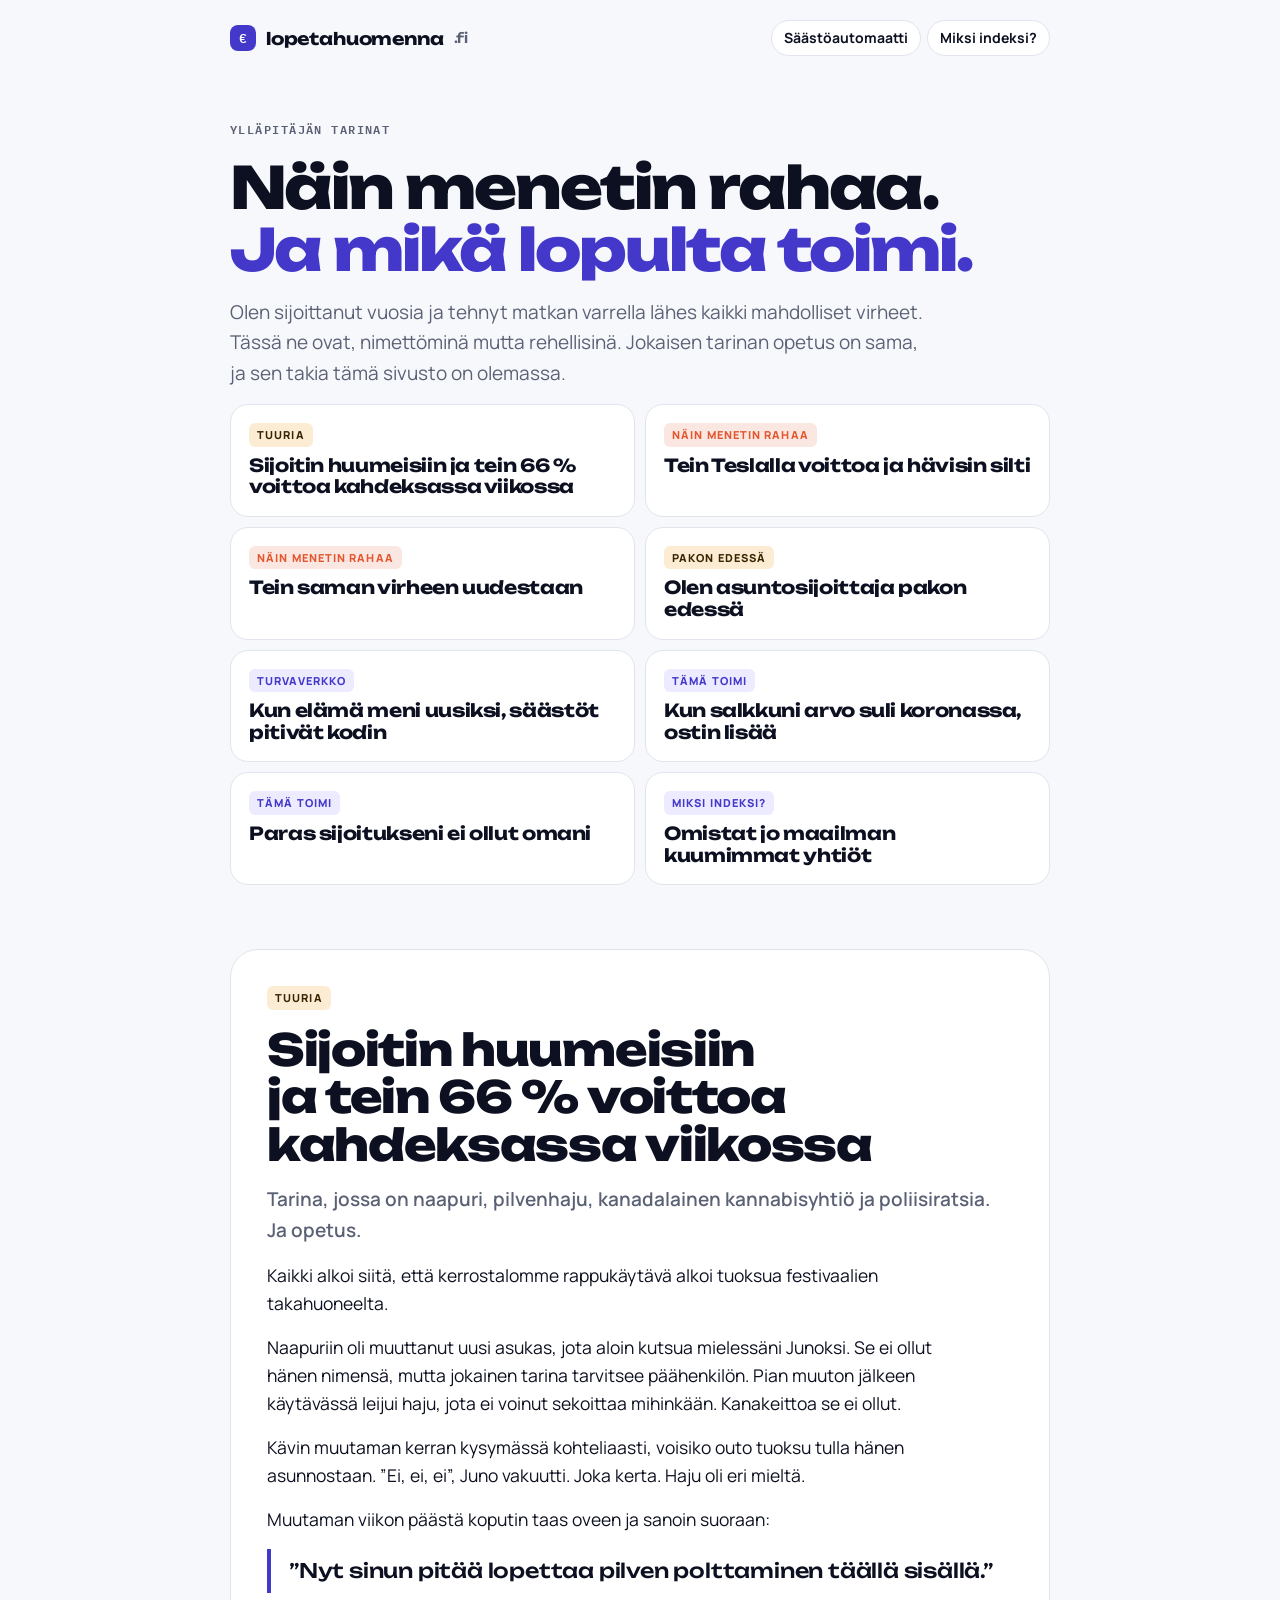
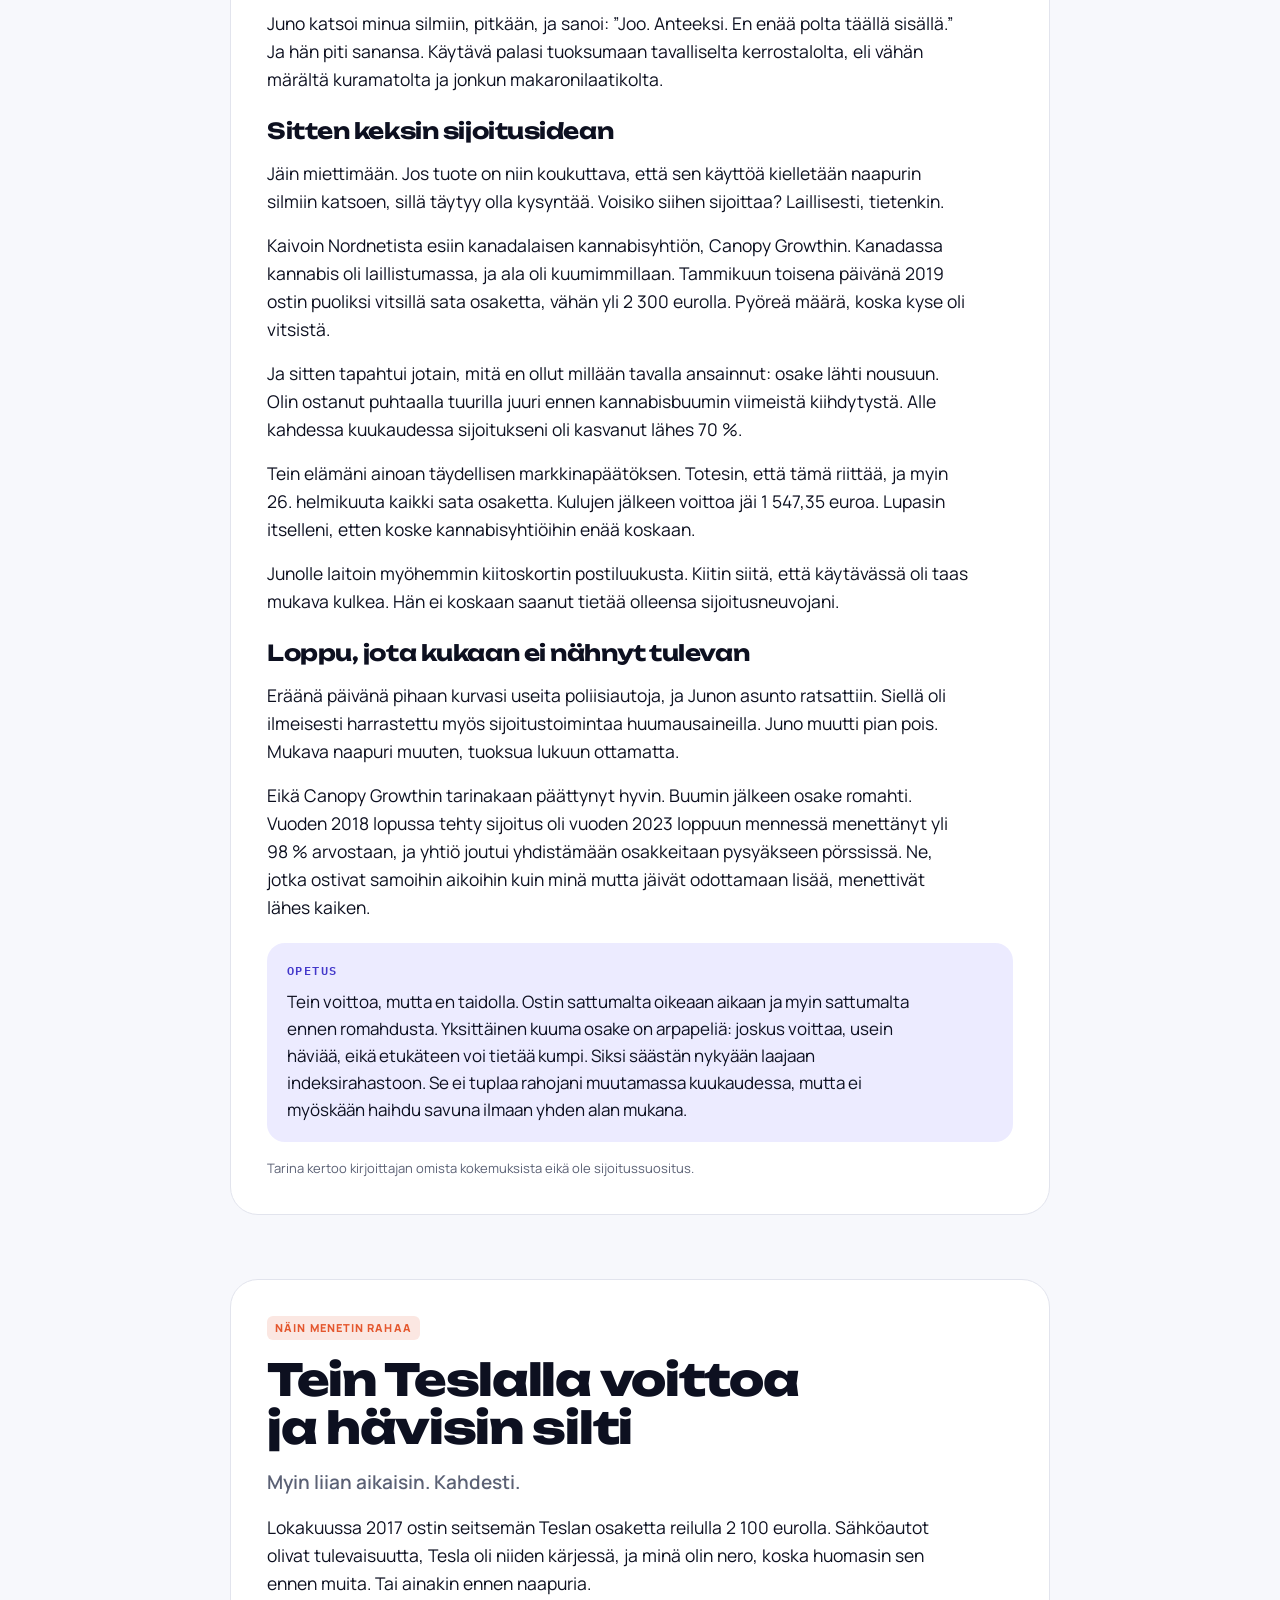
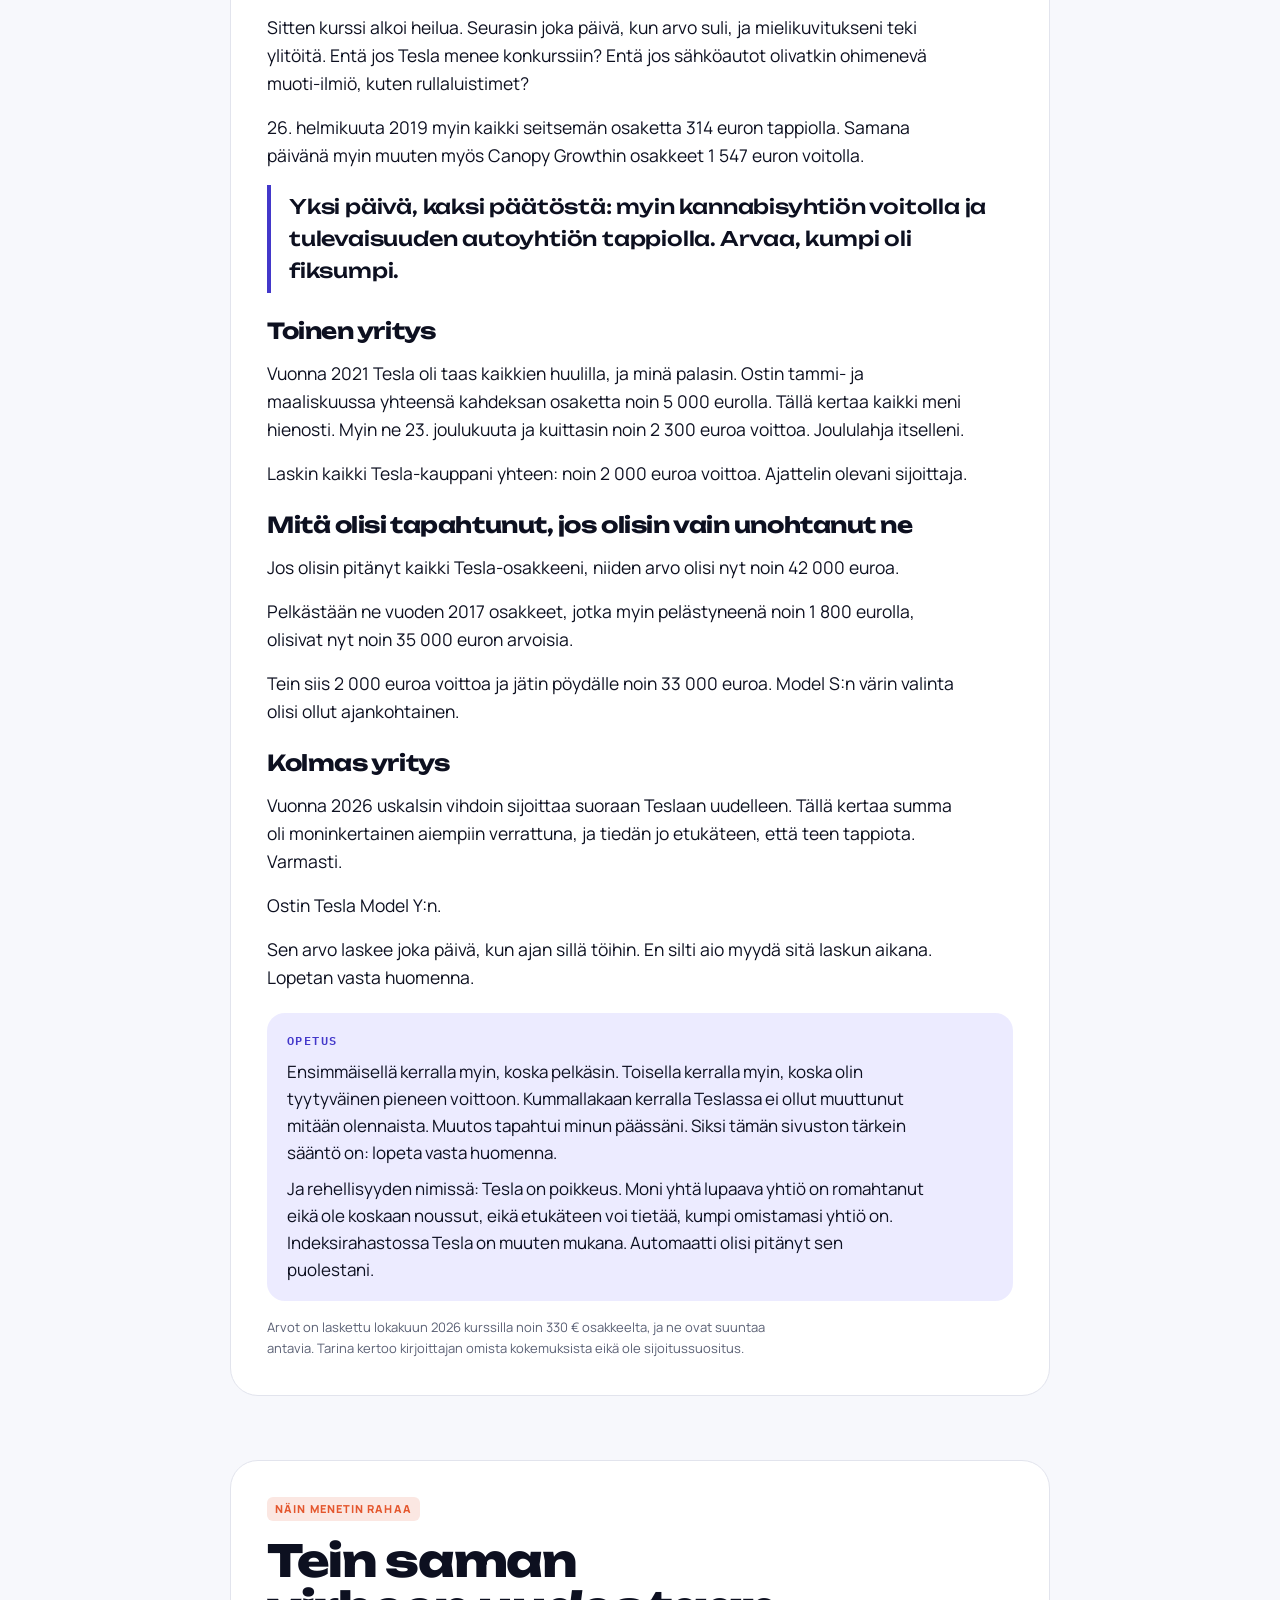
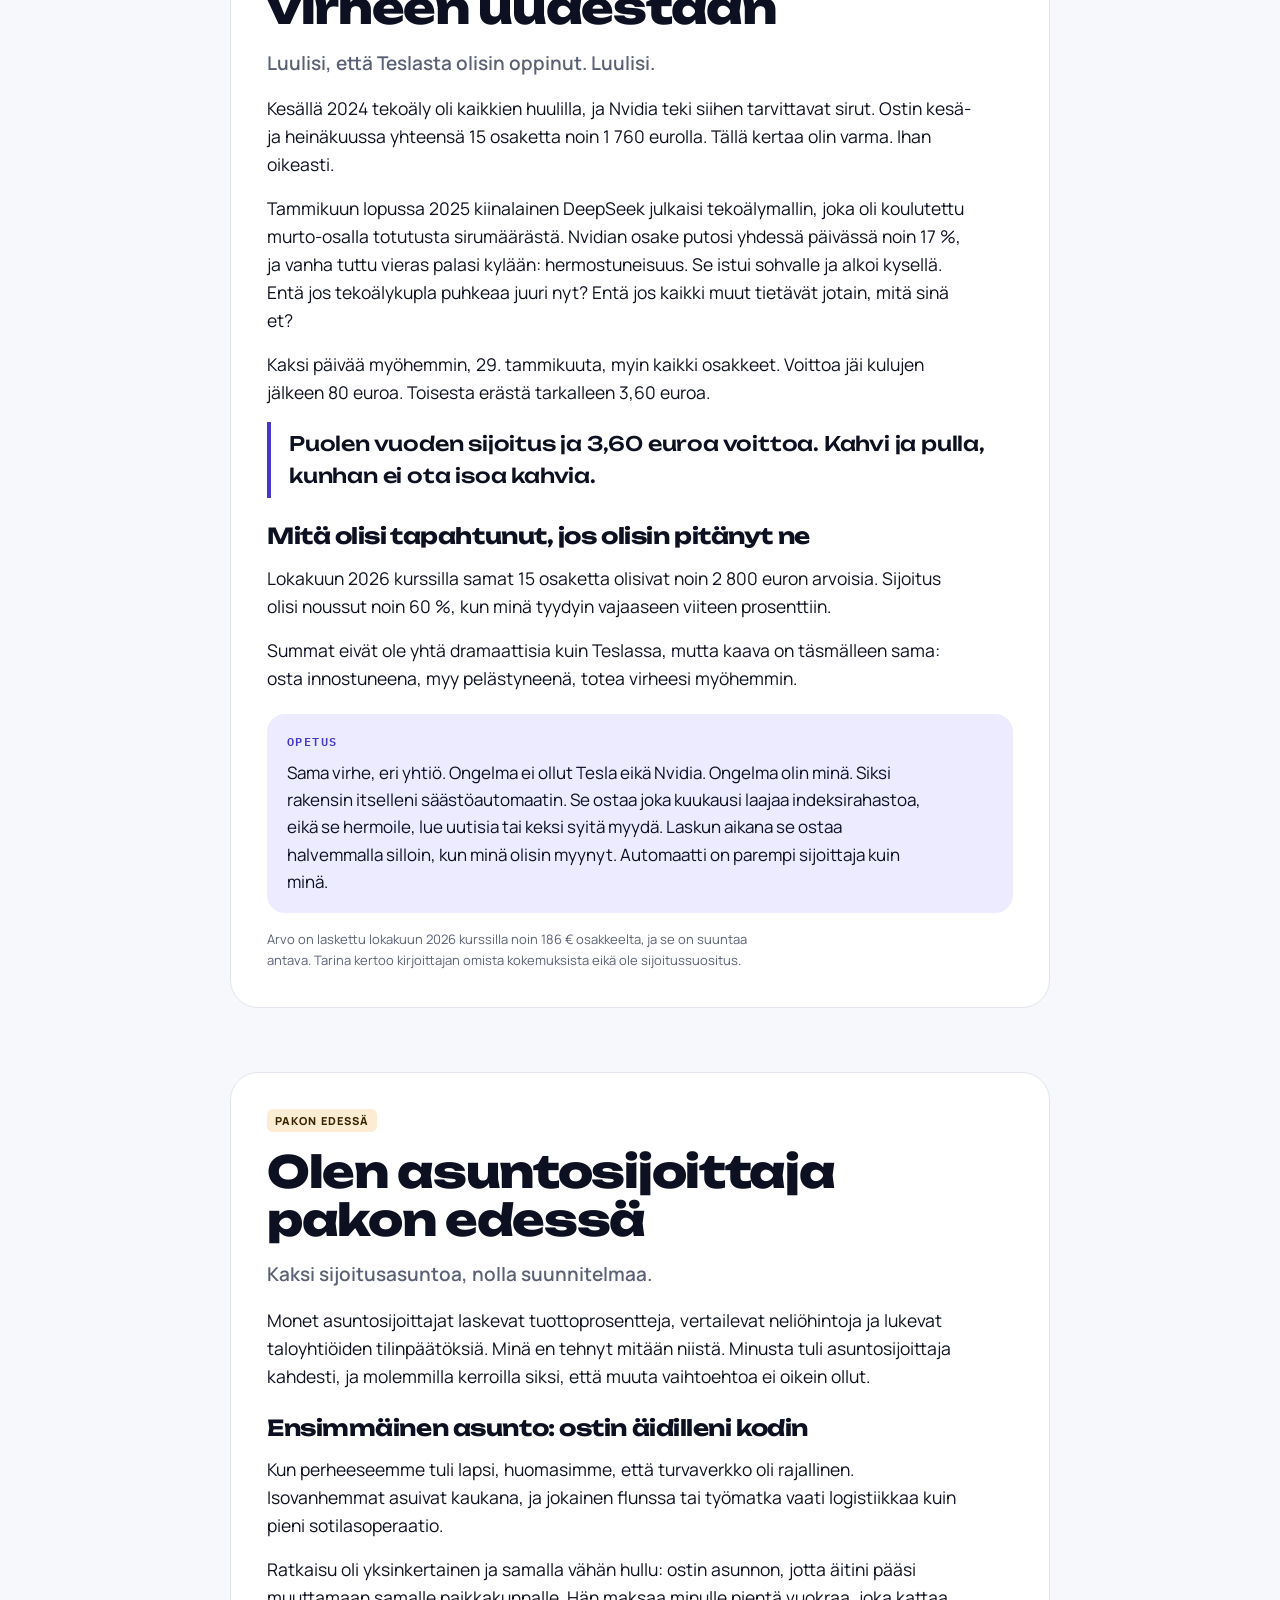
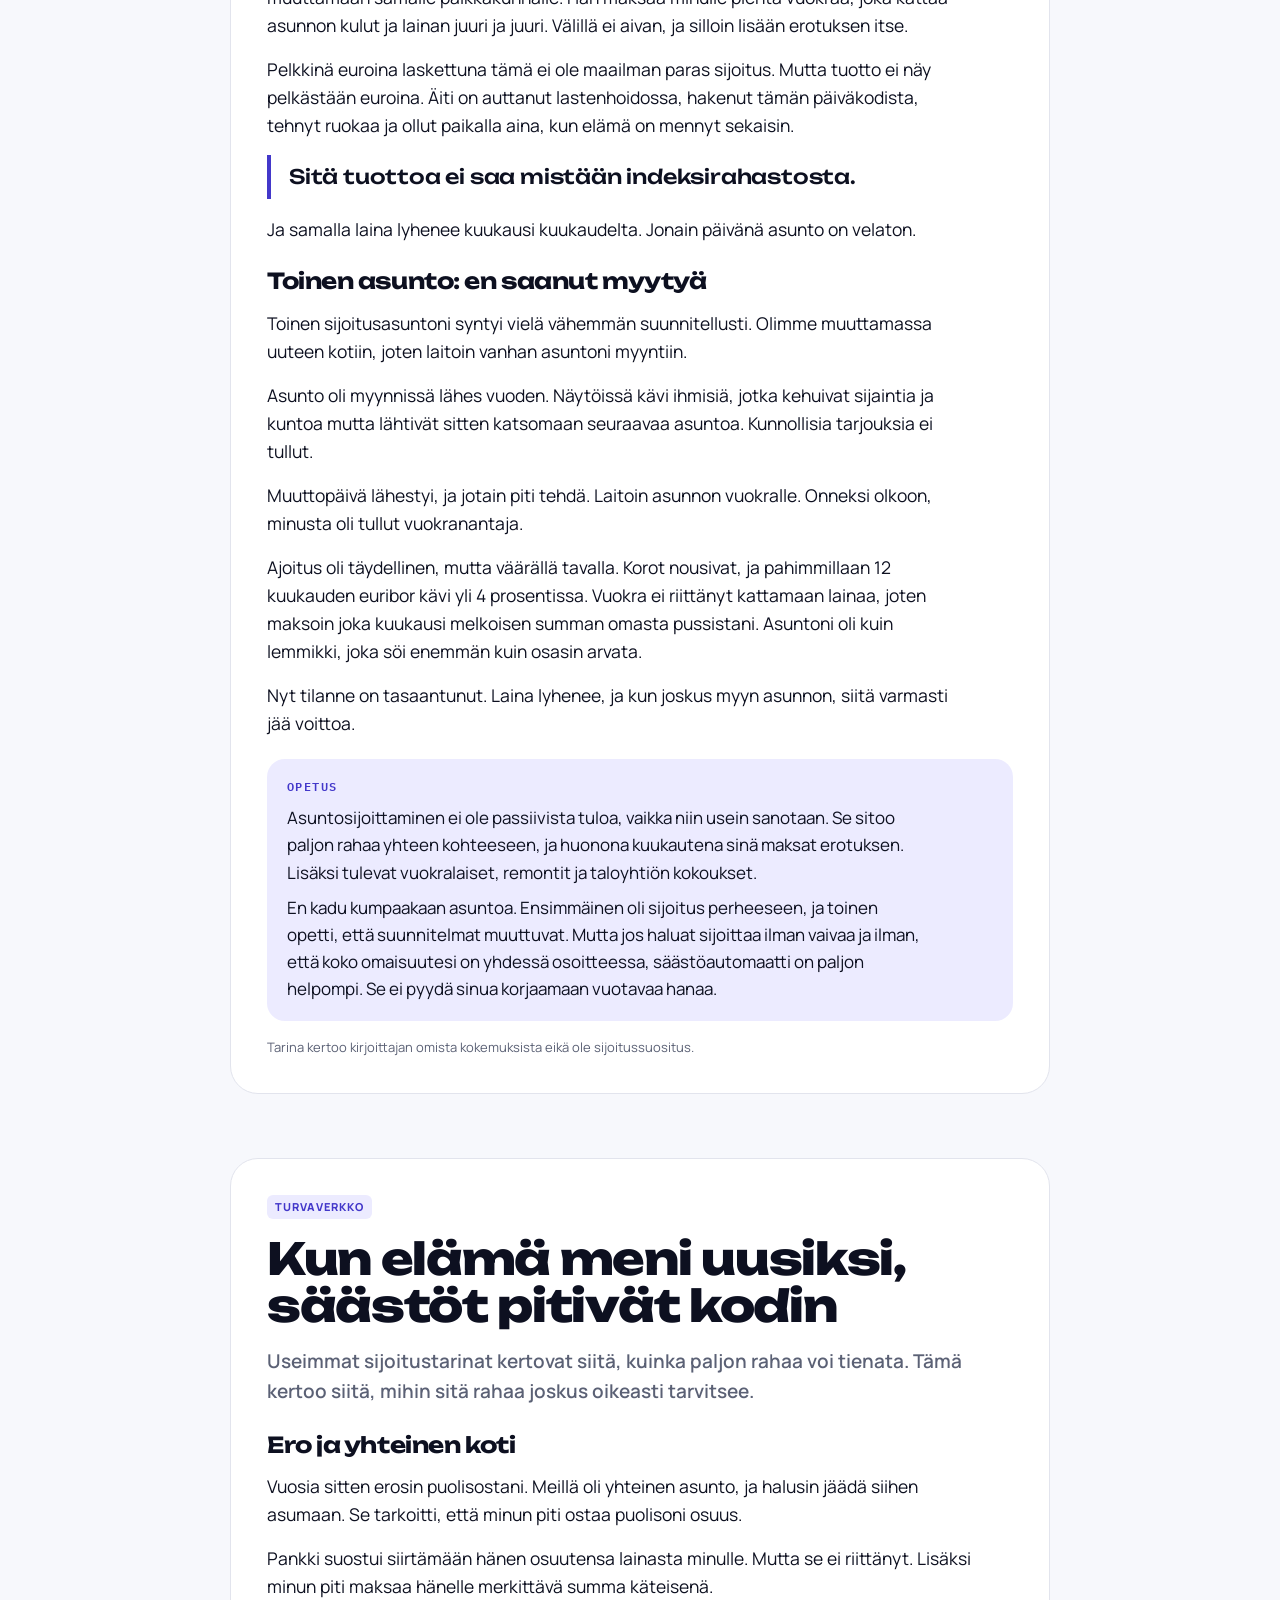
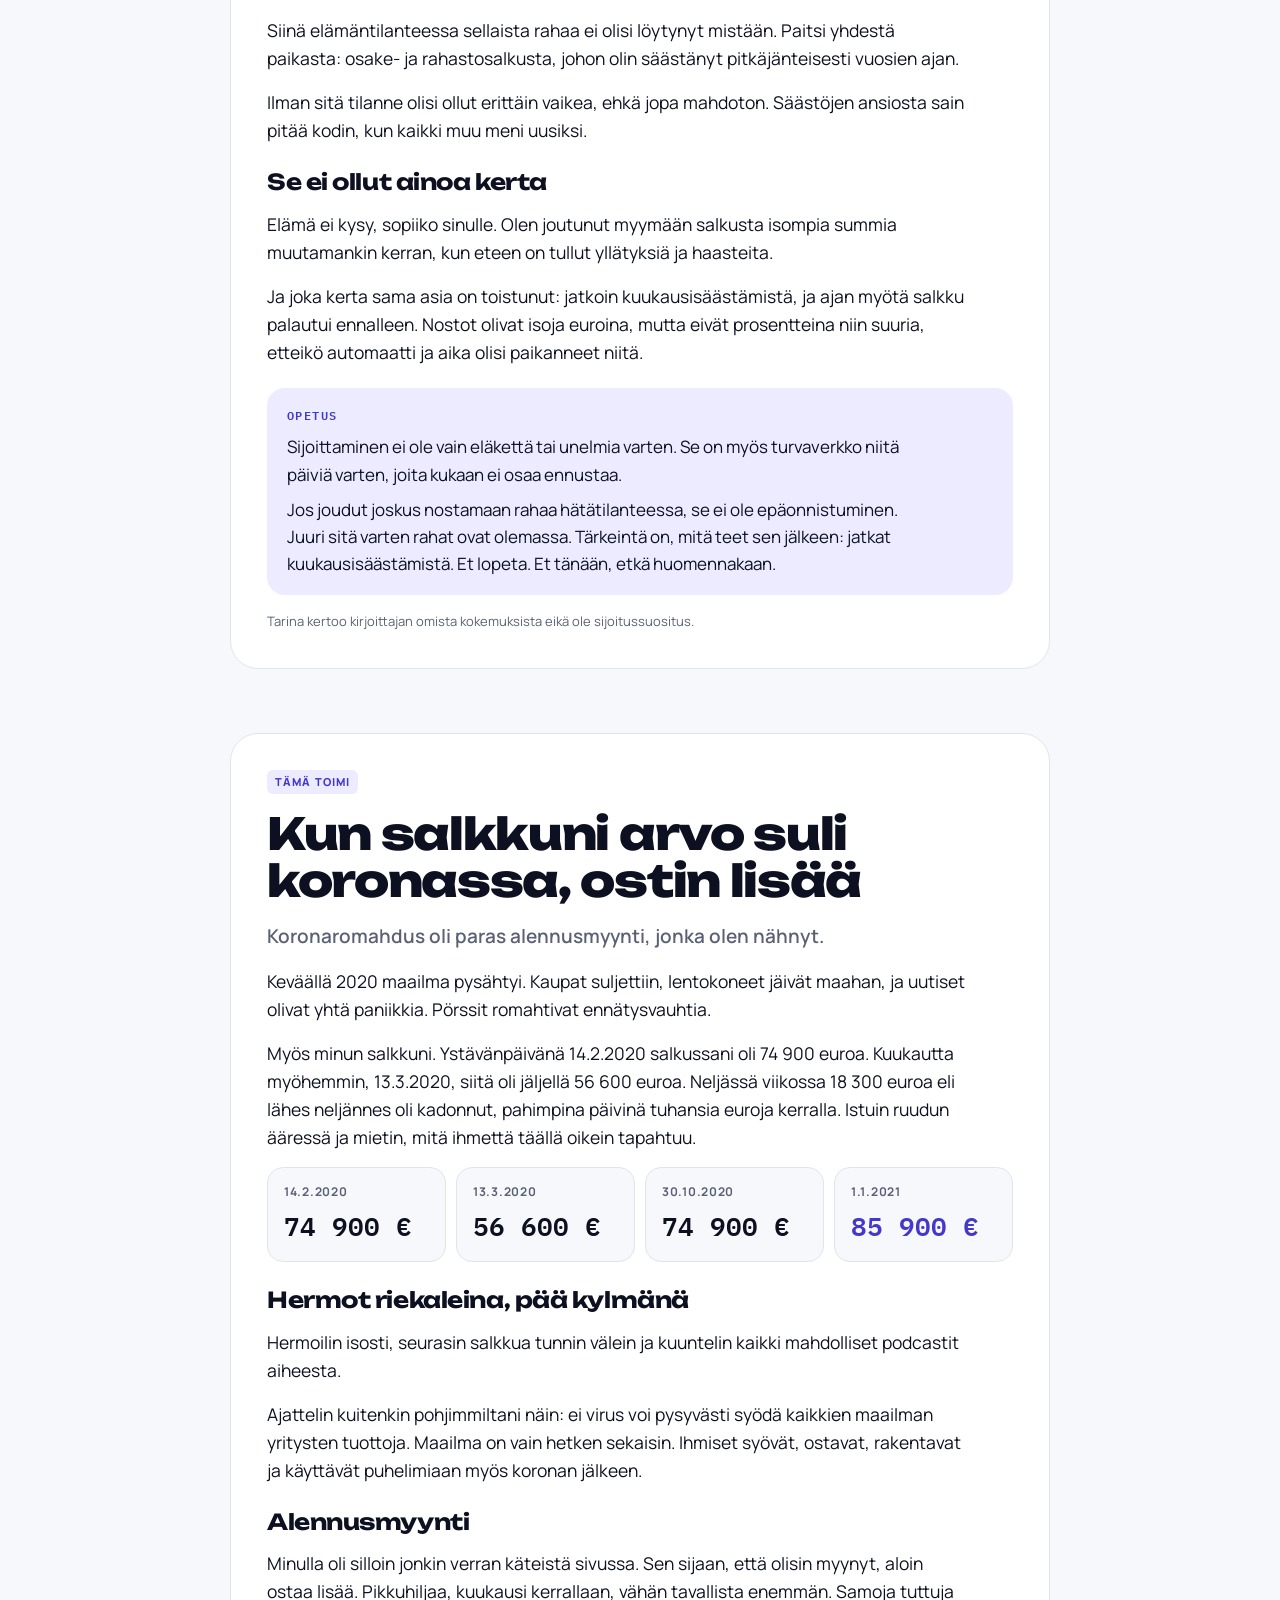
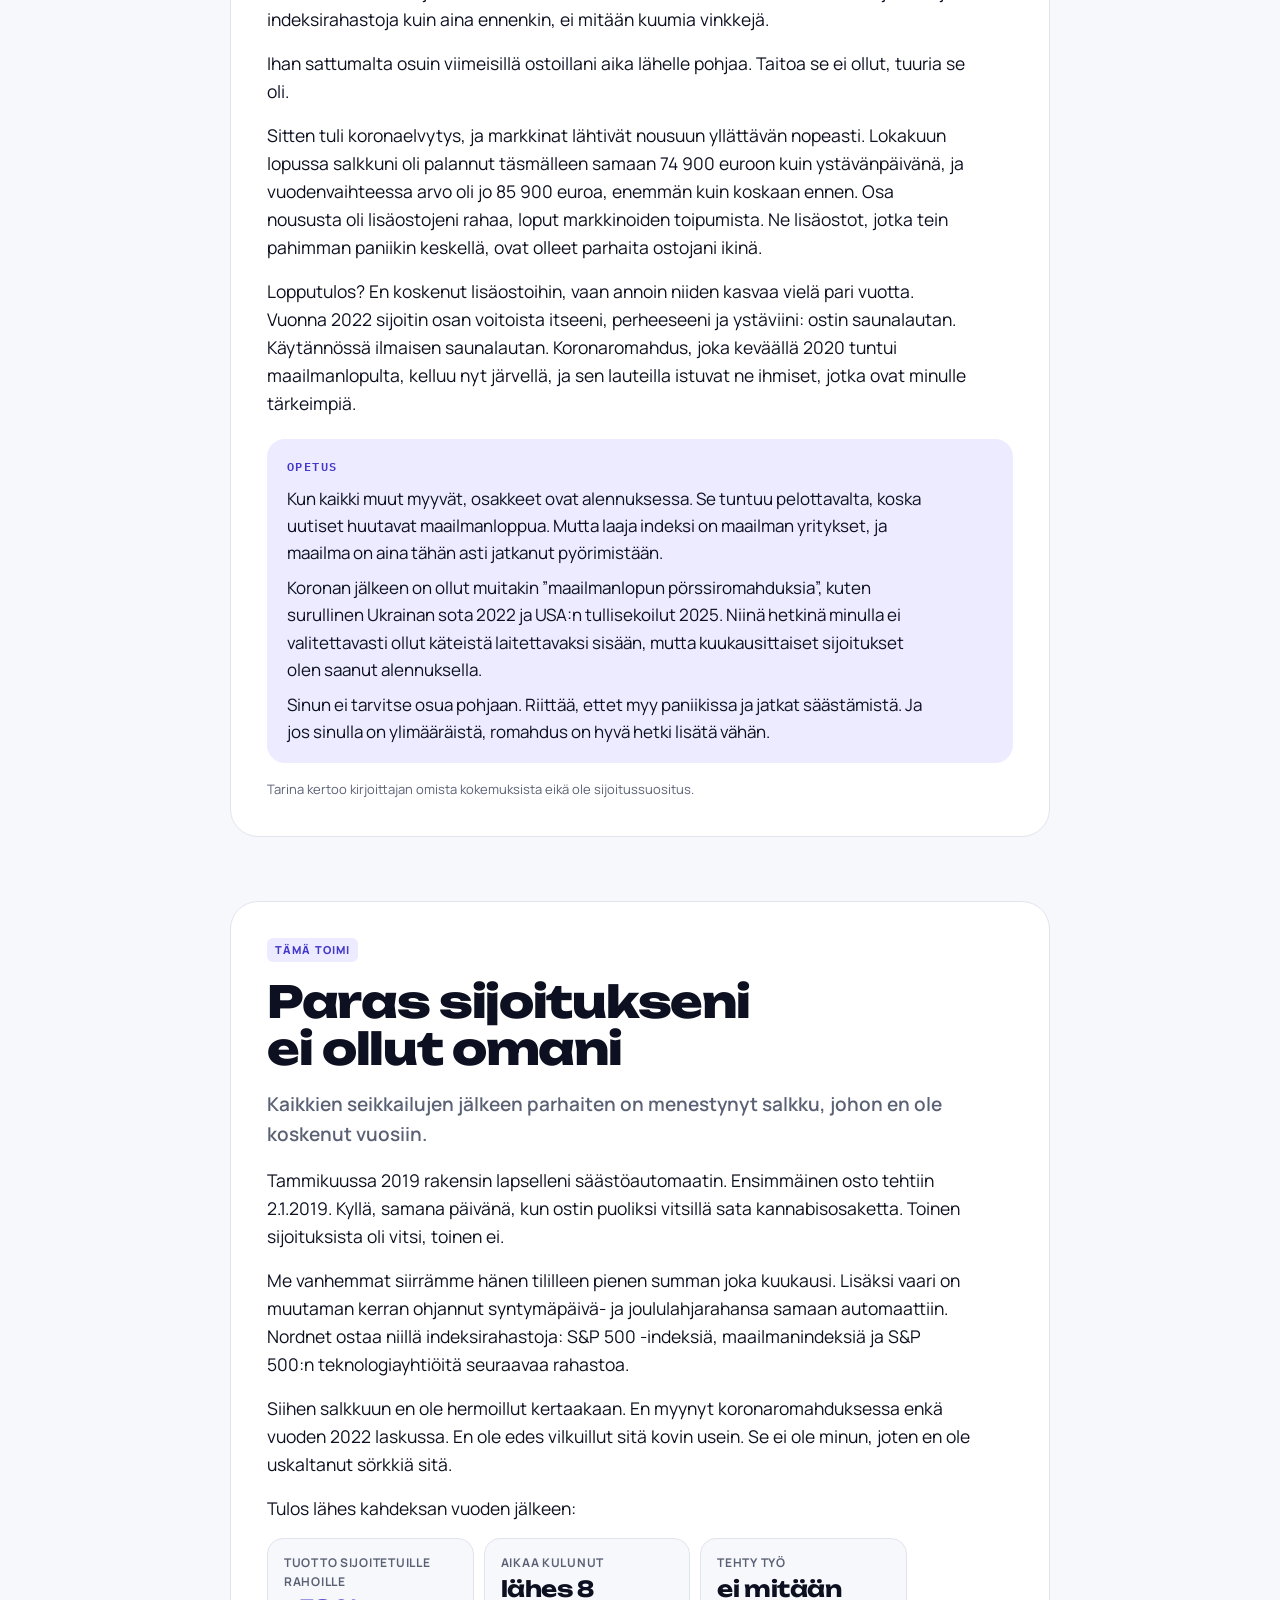
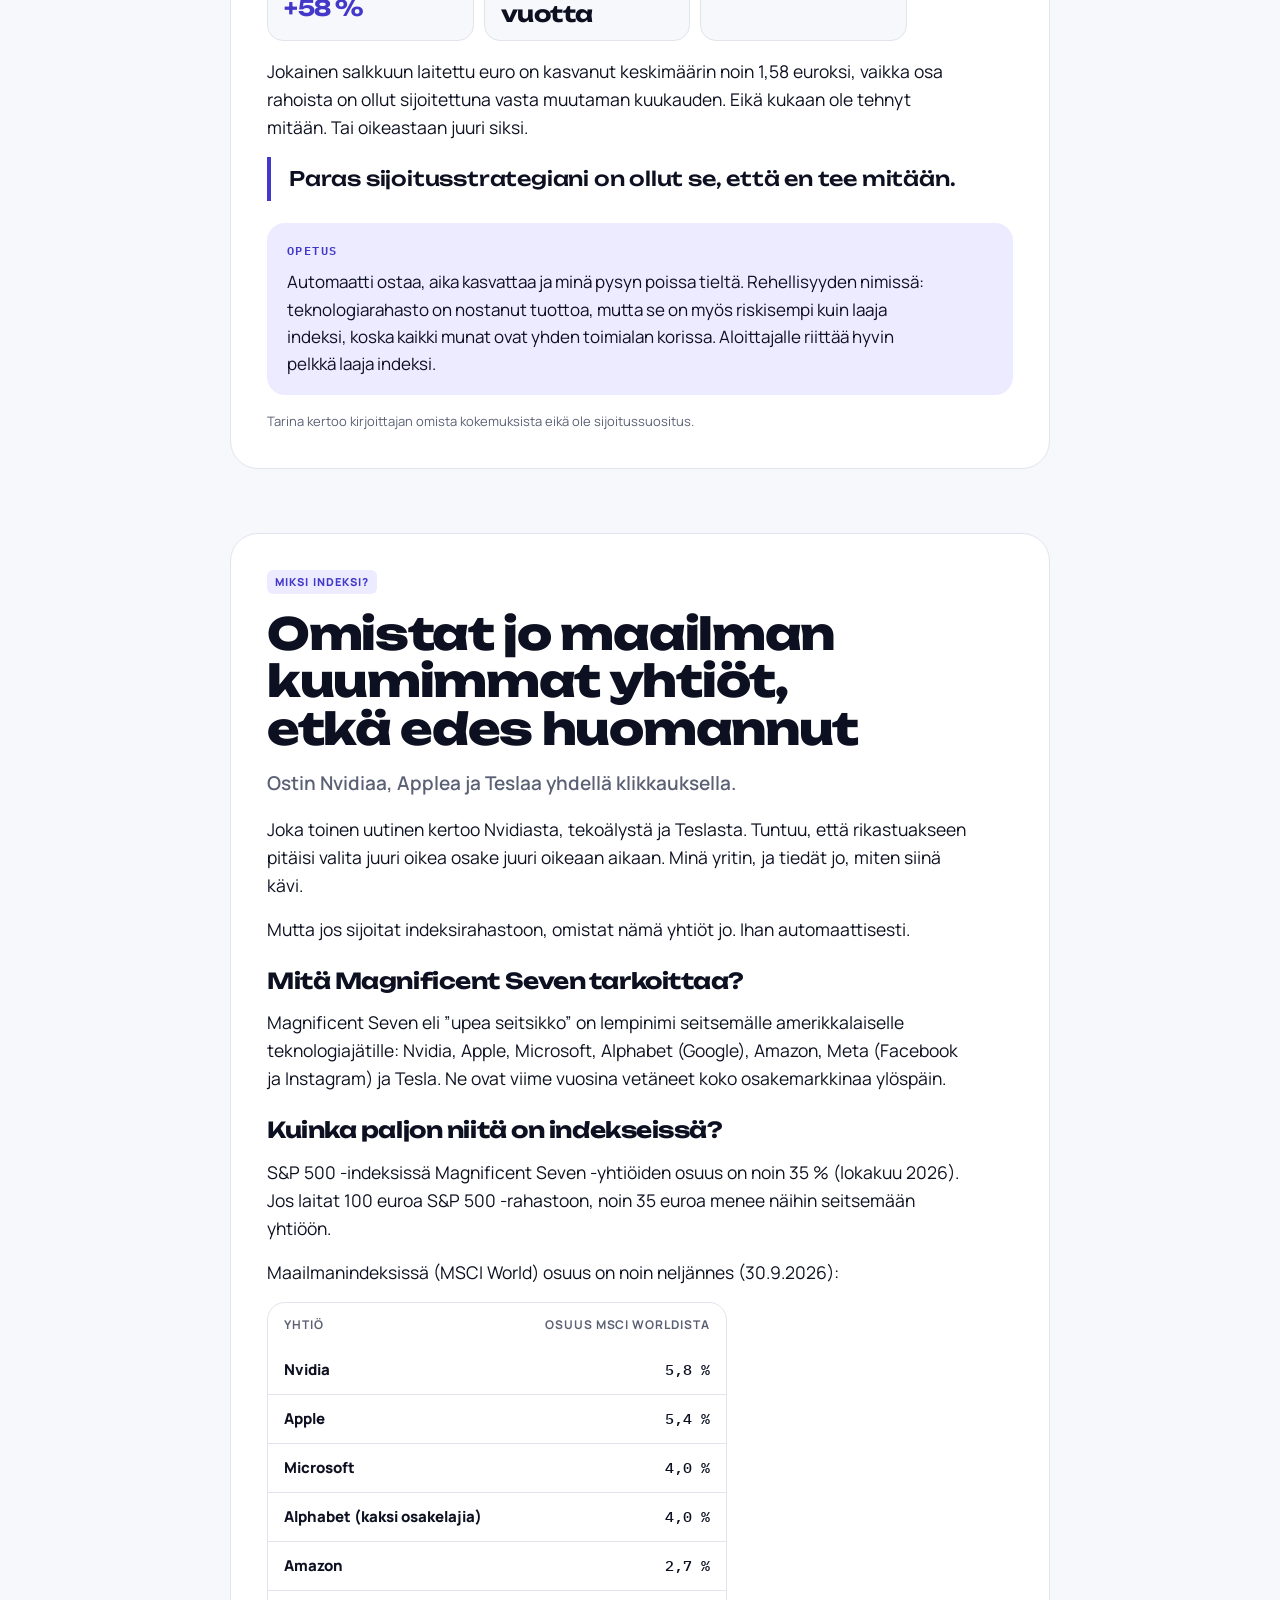
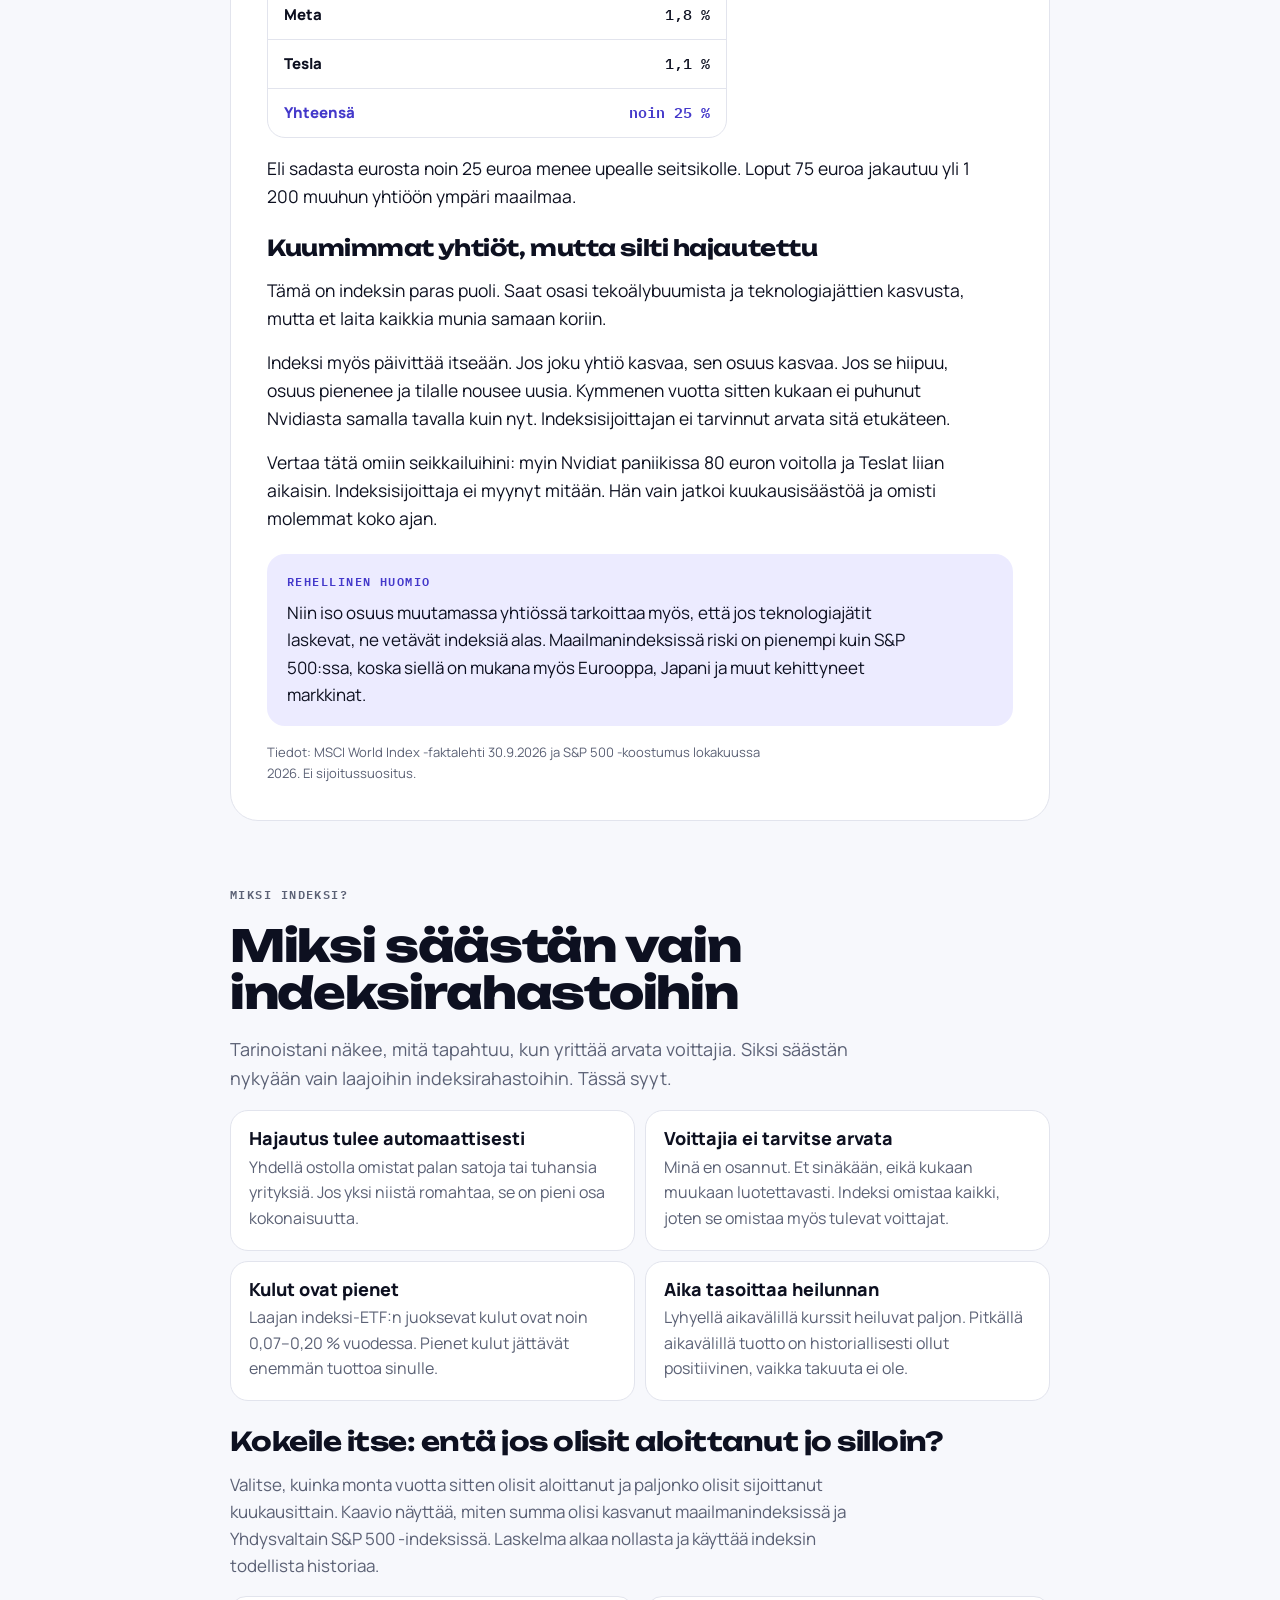
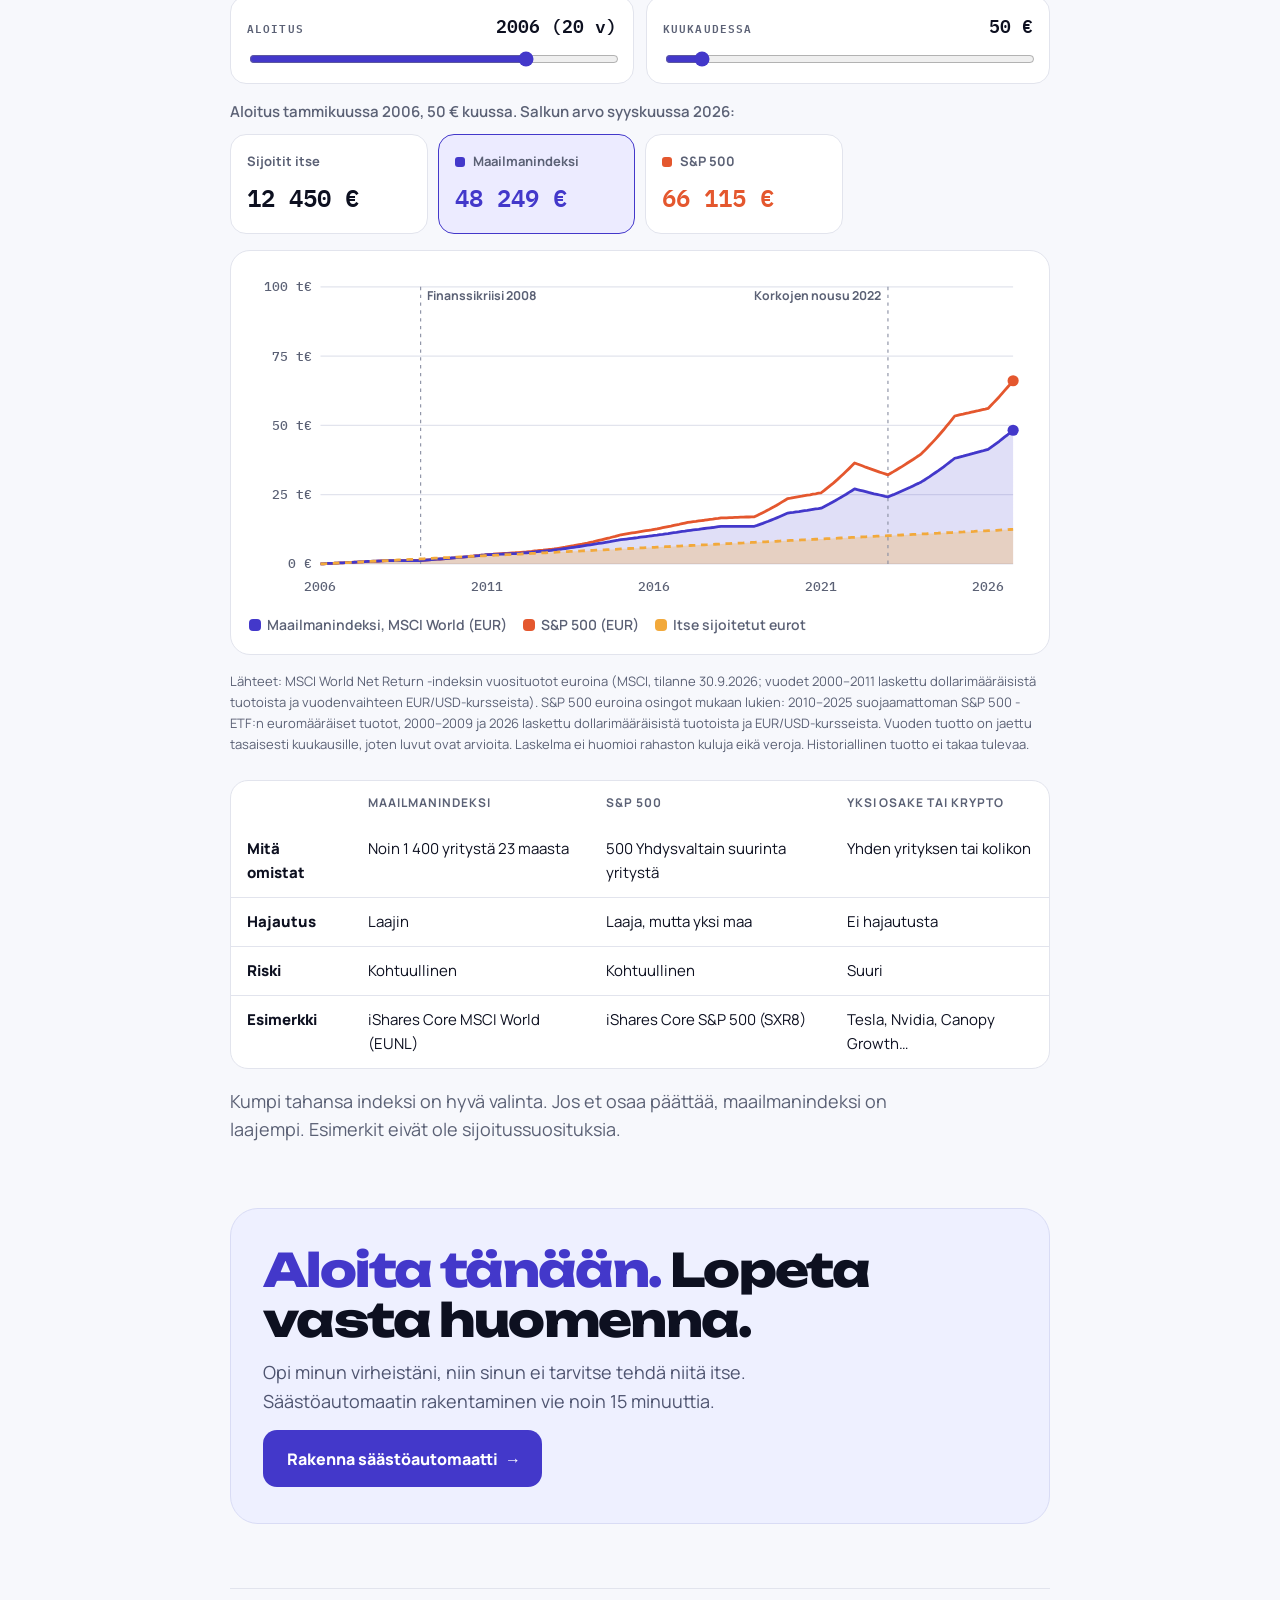
<file: tarinat.html>
<!doctype html>
<html lang="fi">
<head>
<meta charset="utf-8">
<link rel="icon" href="data:image/svg+xml,%3Csvg xmlns='http://www.w3.org/2000/svg' viewBox='0 0 32 32'%3E%3Crect width='32' height='32' rx='9' fill='%234338CA'/%3E%3Ctext x='16' y='22' font-family='Arial' font-size='18' font-weight='700' text-anchor='middle' fill='white'%3E%E2%82%AC%3C/text%3E%3C/svg%3E">
<meta name="viewport" content="width=device-width, initial-scale=1, viewport-fit=cover">
<title>Ylläpitäjän tarinat</title>
<meta name="claude:viewport-fit-sides" content="cover">
<link rel="stylesheet" href="fonts/fonts.css">
<style>
/* Layout: a dark "terminal" hero panel with the real index curve behind the thesis, then crisp white cards on a cool grey page. */
:root{
  --bg:#F7F8FC; --surface:#FFFFFF; --ink:#0D1020; --muted:#5B6175; --line:#E2E4ED;
  --spruce:#4338CA; --spruce-soft:#ECEBFF; --stop:#8A8FA3; --sky:#E4572E; --sun:#F2A93B; --sun-ink:#3A2500;
  --panel:#EEF0FF; --panel-ink:#0D1020; --panel-muted:#4E5470; --panel-line:#D9DCF5; --glow:#4338CA;
  --display:"Unbounded", "Avenir Next", "Segoe UI", sans-serif;
  --body:"Manrope", "Segoe UI", Helvetica, Arial, sans-serif;
  --mono:"IBM Plex Mono", ui-monospace, Menlo, Consolas, monospace;
}
@media (prefers-color-scheme: dark){:root:not([data-theme="light"]){
  --bg:#08090F; --surface:#121526; --ink:#ECEEF7; --muted:#9CA2BD; --line:#23273F;
  --spruce:#9B94FF; --spruce-soft:#1F1E45; --stop:#7C819A; --sky:#FF8A65; --sun:#F5B651; --sun-ink:#2A1A00;
  --panel:#141833; --panel-ink:#F3F4FA; --panel-muted:#A3A8C2; --panel-line:#2C3157; --glow:#A9A4FF; color-scheme:dark}}
:root[data-theme="dark"]{
  --bg:#08090F; --surface:#121526; --ink:#ECEEF7; --muted:#9CA2BD; --line:#23273F;
  --spruce:#9B94FF; --spruce-soft:#1F1E45; --stop:#7C819A; --sky:#FF8A65; --sun:#F5B651; --sun-ink:#2A1A00;
  --panel:#141833; --panel-ink:#F3F4FA; --panel-muted:#A3A8C2; --panel-line:#2C3157; --glow:#A9A4FF; color-scheme:dark}

*{box-sizing:border-box}
body{background:var(--bg);color:var(--ink);font-family:var(--body);font-size:17px;line-height:1.6;
  padding-left:max(16px,env(safe-area-inset-left,0px));padding-right:max(16px,env(safe-area-inset-right,0px))}
.wrap{max-width:820px;margin:0 auto;display:flex;flex-direction:column;gap:64px;padding-block:20px 64px}
h1,h2,h3{font-family:var(--display);text-wrap:balance;margin:0;line-height:1.08}
h3{font-family:var(--body);font-weight:800}
p{margin:0}
.num{font-family:var(--mono);font-variant-numeric:tabular-nums}

header{display:flex;justify-content:space-between;align-items:center;gap:12px}
.logo{font-family:var(--display);font-weight:700;font-size:17px;letter-spacing:-.01em;display:flex;align-items:center;gap:10px}
.logo .coin{width:26px;height:26px;border-radius:8px;background:var(--spruce);display:grid;place-items:center;color:var(--surface);font-size:13px;font-family:var(--mono);font-weight:600}
.logo small{color:var(--muted);font-weight:500}
.tag{font-size:12px;text-transform:uppercase;letter-spacing:.12em;color:var(--muted);font-weight:700;font-family:var(--mono)}
header .tag{background:var(--surface);border:1px solid var(--line);border-radius:999px;padding:5px 12px;letter-spacing:.06em}

/* Hero panel */
.hero{position:relative;overflow:hidden;background:var(--panel);color:var(--panel-ink);border-radius:28px;padding:44px 36px 36px;display:flex;flex-direction:column;gap:22px;isolation:isolate}
.hero{border:1px solid var(--panel-line)}
.hero::after{content:"";position:absolute;inset:0;background-image:linear-gradient(var(--panel-line) 1px,transparent 1px),linear-gradient(90deg,var(--panel-line) 1px,transparent 1px);background-size:44px 44px;opacity:.7;z-index:-2;mask-image:linear-gradient(180deg,transparent,#000 70%)}
.hero .curve{position:absolute;left:0;right:0;bottom:0;width:100%;height:62%;z-index:-1;pointer-events:none}
.hero h1{font-size:clamp(34px,6.4vw,60px);font-weight:800;letter-spacing:-.035em}
.hero h1 em{font-style:normal;color:var(--glow)}
.hero .lead{font-size:18px;color:var(--panel-muted);max-width:56ch}
.hero .lead:first-of-type{color:var(--panel-ink);font-size:20px;font-weight:600}
.receipt{display:grid;grid-template-columns:repeat(3,minmax(0,1fr));gap:10px;margin-top:6px}
.receipt div{padding:14px 16px;display:flex;flex-direction:column;gap:4px;border:1px solid var(--panel-line);border-radius:16px;background:color-mix(in srgb,var(--surface) 80%,transparent);backdrop-filter:blur(6px);min-width:0}
.receipt span{font-size:11px;text-transform:uppercase;letter-spacing:.1em;color:var(--panel-muted);font-weight:600;font-family:var(--mono)}
.receipt b{font-family:var(--mono);font-size:clamp(20px,3.6vw,28px);font-weight:600;color:var(--panel-ink)}
.receipt .big{border-color:var(--glow)}
.receipt .big b{color:var(--glow)}
.hero .fine{color:var(--panel-muted)}
.fine{font-size:13px;color:var(--muted)}
.btn{appearance:none;border:0;border-radius:14px;background:var(--spruce);color:var(--surface);font:800 16px var(--body);padding:15px 24px;cursor:pointer;align-self:flex-start;transition:transform .15s,box-shadow .15s;display:inline-flex;align-items:center;gap:10px}
.btn::after{content:"→";font-family:var(--mono)}
.btn:hover:not(:disabled){transform:translateY(-2px)}
.btn:disabled{opacity:.4;cursor:default}
.hero .btn{background:var(--spruce);color:var(--surface)}
.hero .btn:hover{box-shadow:0 10px 30px -10px var(--glow)}
.btn:focus-visible,.opt:focus-within,.ghost:focus-visible{outline:3px solid var(--sun);outline-offset:2px}
.ghost{appearance:none;background:none;border:0;color:var(--muted);font:700 15px var(--body);cursor:pointer;padding:8px 0}
.ghost:disabled{visibility:hidden}

/* Quiz */
.quiz{background:var(--surface);border:1px solid var(--line);border-radius:24px;padding:32px;display:flex;flex-direction:column;gap:24px;scroll-margin-top:16px;box-shadow:0 1px 0 var(--line),0 24px 48px -32px rgba(13,16,32,.25)}
.progress{display:flex;gap:6px}
.progress i{flex:1;height:4px;border-radius:2px;background:var(--line);transition:background .25s}
.progress i.on{background:var(--spruce)}
.qhead{display:flex;flex-direction:column;gap:8px}
.qhead h2{font-size:clamp(22px,4vw,30px);font-weight:700;letter-spacing:-.02em}
.opts{display:grid;grid-template-columns:repeat(2,minmax(0,1fr));gap:10px}
.opt{display:flex;gap:12px;align-items:flex-start;border:1.5px solid var(--line);border-radius:16px;padding:16px;cursor:pointer;transition:border-color .15s,background .15s,transform .15s;background:var(--surface)}
.opt:hover{border-color:var(--spruce);transform:translateY(-1px)}
.opt input{position:absolute;opacity:0;pointer-events:none}
.opt .dot{flex:none;width:22px;height:22px;border-radius:7px;border:2px solid var(--line);margin-top:1px;display:grid;place-items:center}
.opt.sel{border-color:var(--spruce);background:var(--spruce-soft)}
.opt.sel .dot{border-color:var(--spruce);background:var(--spruce)}
.opt.sel .dot::after{content:"";width:9px;height:5px;border-left:2px solid var(--surface);border-bottom:2px solid var(--surface);transform:rotate(-45deg) translate(1px,-1px)}
.opt b{display:block;font-weight:800}
.opt small{color:var(--muted);font-size:14.5px;line-height:1.45;display:block;margin-top:2px}
.nav{display:flex;justify-content:space-between;align-items:center}

/* Plan */
.plan{display:flex;flex-direction:column;gap:24px}
.plan h2{font-size:clamp(26px,4.8vw,40px);font-weight:800;letter-spacing:-.03em}
.verdict{background:var(--surface);border:1px solid var(--line);border-radius:18px;padding:18px 20px;font-size:18px;max-width:none;position:relative;padding-left:24px}
.verdict::before{content:"";position:absolute;left:0;top:18px;bottom:18px;width:4px;border-radius:0 4px 4px 0;background:var(--sun)}
.steps{list-style:none;margin:0;padding:0;display:grid;gap:10px;counter-reset:s}
.steps li{display:grid;grid-template-columns:44px minmax(0,1fr);gap:14px;padding:18px;background:var(--surface);border:1px solid var(--line);border-radius:18px;counter-increment:s}
.steps li::before{content:counter(s,decimal-leading-zero);font-family:var(--mono);font-weight:600;font-size:14px;width:40px;height:40px;border-radius:12px;background:var(--spruce-soft);color:var(--spruce);display:grid;place-items:center}
.steps h3{font-size:18px;margin-bottom:4px}
.steps p{color:var(--muted);font-size:16px}
.mine{background:var(--sun);color:var(--sun-ink);font-size:11px;font-weight:800;text-transform:uppercase;letter-spacing:.08em;padding:3px 8px;border-radius:6px;margin-left:8px;vertical-align:2px;font-family:var(--body);white-space:nowrap}

/* Calculators */
.calc{display:flex;flex-direction:column;gap:20px}
.calc h2{font-size:clamp(24px,4.4vw,34px);font-weight:700;letter-spacing:-.025em}
.controls{display:grid;grid-template-columns:repeat(3,minmax(0,1fr));gap:12px}
.controls.two{grid-template-columns:repeat(2,minmax(0,1fr))}
.controls.four{grid-template-columns:repeat(4,minmax(0,1fr))}
@media (max-width:820px){.controls.four{grid-template-columns:repeat(2,minmax(0,1fr))}}
.lead-s{color:var(--muted);max-width:62ch}
.ctl{display:flex;flex-direction:column;gap:10px;background:var(--surface);border:1px solid var(--line);border-radius:16px;padding:14px 16px}
.ctl label{font-size:11px;text-transform:uppercase;letter-spacing:.1em;color:var(--muted);font-weight:600;font-family:var(--mono);display:flex;justify-content:space-between;gap:8px;align-items:baseline}
.ctl output{font-family:var(--mono);color:var(--ink);text-transform:none;letter-spacing:0;font-size:18px;font-weight:600}
input[type=range]{width:100%;accent-color:var(--spruce)}
.chart{background:var(--surface);border:1px solid var(--line);border-radius:20px;padding:18px}
.chart svg{display:block;width:100%;height:auto}
.legend{display:flex;flex-wrap:wrap;gap:16px;font-size:14px;color:var(--muted);margin-top:10px;font-weight:600}
.legend span::before{content:"";display:inline-block;width:12px;height:12px;border-radius:4px;margin-right:6px;vertical-align:-1px;background:var(--c)}
.stats{display:grid;grid-template-columns:repeat(auto-fit,minmax(170px,1fr));gap:10px}
.stats .cap{grid-column:1/-1;font-size:15px;color:var(--muted);font-weight:600}
.stats .row{display:flex;flex-direction:column;gap:6px;padding:16px;background:var(--surface);border:1px solid var(--line);border-radius:16px;min-width:0}
.stats .row span{color:var(--muted);font-size:13px;font-weight:700;display:flex;align-items:center}
.stats .row b{font-family:var(--mono);font-variant-numeric:tabular-nums;font-size:clamp(18px,3.2vw,24px);font-weight:600;white-space:nowrap}
.stats .row.hi{border-color:var(--spruce);background:var(--spruce-soft)}
.stats .row.hi b{color:var(--spruce)}
.stats .row.sky b{color:var(--sky)}
.stats .row .sw{display:inline-block;width:10px;height:10px;border-radius:3px;margin-right:8px;background:var(--c)}

/* ETF examples drawer */
.etf{margin-top:12px;border:1px solid var(--line);border-radius:14px;background:var(--bg)}
.etf summary{cursor:pointer;list-style:none;padding:12px 14px;font-weight:800;color:var(--spruce);display:flex;justify-content:space-between;align-items:center;gap:12px}
.etf summary::-webkit-details-marker{display:none}
.etf summary::after{content:"+";font-family:var(--mono);font-size:20px;line-height:1;transition:transform .2s}
.etf[open] summary::after{transform:rotate(45deg)}
.etf summary:focus-visible{outline:3px solid var(--sun);outline-offset:2px;border-radius:14px}
.etf-body{padding:0 14px 16px;display:flex;flex-direction:column;gap:14px}
.etf-note{font-size:14px;color:var(--muted)}
.funds{display:grid;grid-template-columns:repeat(2,minmax(0,1fr));gap:10px}
.fund{background:var(--surface);border:1px solid var(--line);border-radius:14px;padding:14px;display:flex;flex-direction:column;gap:10px;min-width:0}
.fund h4{margin:0;font-size:15px;font-weight:800;line-height:1.3;color:var(--ink)}
.fund dl{margin:0;display:grid;grid-template-columns:auto minmax(0,1fr);gap:4px 12px;font-size:14px}
.fund dt{color:var(--muted)}
.fund dd{margin:0;font-family:var(--mono);font-weight:600;color:var(--ink);text-align:right}
.fund p{font-size:14px;color:var(--muted)}
.fund a{color:var(--spruce);font-weight:800;font-size:14px;text-decoration:none;margin-top:auto}
.fund a:hover{text-decoration:underline}
.decode{background:var(--surface);border:1px solid var(--line);border-radius:14px;padding:14px;display:flex;flex-direction:column;gap:10px}
.decode .name{font-family:var(--mono);font-size:14px;font-weight:600;display:flex;flex-wrap:wrap;gap:6px}
.decode .name span{background:var(--spruce-soft);color:var(--spruce);border-radius:6px;padding:2px 7px}
.decode ul{margin:0;padding:0;list-style:none;display:grid;gap:6px;font-size:14px;color:var(--muted)}
.decode li b{color:var(--ink)}
@media (max-width:620px){.funds{grid-template-columns:1fr}}
/* Illustrated guide */
.calm{display:block;margin-top:10px;padding:12px 14px;border-radius:12px;background:var(--spruce-soft);color:var(--ink);font-size:15px}
.calm b{color:var(--spruce)}
.tip{margin-top:6px;border:1px solid var(--sun);background:color-mix(in srgb,var(--sun) 10%,var(--surface));border-radius:16px;padding:16px;display:flex;flex-direction:column;gap:10px}
.tip-h{font-weight:800;color:var(--ink)}
.tip p{font-size:15px}
.bars{display:grid;gap:8px}
.bar{display:grid;grid-template-columns:92px minmax(0,1fr) 44px;align-items:center;gap:10px;font-size:14px}
.bar span{color:var(--muted);font-weight:700}
.bar i{display:block;height:12px;border-radius:6px;background:var(--sun);width:var(--w)}
.bar b{font-family:var(--mono);text-align:right;color:var(--ink)}
.tt{border-collapse:collapse;font-size:14px;width:100%}
.tt th{text-align:left;color:var(--muted);font-weight:700;padding:6px 8px 6px 0;border-bottom:1px solid var(--line)}
.tt td{padding:6px 8px 6px 0;border-bottom:1px solid var(--line);font-family:var(--mono);font-variant-numeric:tabular-nums;color:var(--ink)}
.tt tr:last-child td{border-bottom:0}

.mock{aspect-ratio:9/16;background:#FFFFFF;color:#1C1C1C;padding:22px 16px;display:flex;flex-direction:column;gap:8px;font-family:var(--body);font-size:11px}
.mock b{font-size:15px;margin:10px 0 6px}
.mock .q{font-weight:700;margin-top:6px}
.mock .f{height:22px;border:1.5px solid #D5D5D5;border-radius:6px}
.mock .f.t{display:flex;align-items:center;padding:0 7px;color:#5A5A5A;font-size:10px;white-space:nowrap;overflow:hidden}
.mock .f.hl{border-color:#E9A62B;background:#FFF5E0;color:#1C1C1C}
.mock .o{height:18px;border-radius:6px;background:#F2F2F2;position:relative}
.mock .o::before{content:"";position:absolute;left:6px;top:4px;width:10px;height:10px;border-radius:50%;border:1.5px solid #9A9A9A}
.mock .o.on::before{background:#1C1C1C;border-color:#1C1C1C}
.mock .btnm{margin-top:auto;background:#1C1C1C;color:#FFFFFF;border-radius:999px;text-align:center;padding:8px;font-weight:700}

.guide{display:flex;flex-direction:column;gap:22px;scroll-margin-top:16px}
.guide h2{font-size:clamp(26px,4.8vw,40px);font-weight:800;letter-spacing:-.03em}
.need{display:flex;flex-wrap:wrap;gap:8px}
.need span{background:var(--surface);border:1px solid var(--line);border-radius:999px;padding:6px 14px;font-weight:700;font-size:15px}
.need span::before{content:"✓";color:var(--spruce);font-weight:800;margin-right:8px}
.gbar{position:sticky;top:env(safe-area-inset-top,0px);z-index:5;background:color-mix(in srgb,var(--bg) 88%,transparent);backdrop-filter:blur(8px);padding:10px 0;display:flex;align-items:center;gap:12px}
.gbar .track{flex:1;height:6px;border-radius:3px;background:var(--line);overflow:hidden}
.gbar .fill{height:100%;width:0;background:var(--spruce);border-radius:3px;transition:width .35s}
.gbar output{font-family:var(--mono);font-weight:600;font-size:14px;color:var(--muted);white-space:nowrap}
.gsteps{list-style:none;margin:0;padding:0;display:grid;gap:14px}
.gstep{display:grid;grid-template-columns:minmax(0,220px) minmax(0,1fr);gap:28px;align-items:center;background:var(--surface);border:1px solid var(--line);border-radius:24px;padding:22px;transition:border-color .2s}
.gstep.done{border-color:var(--spruce)}
.phone{position:relative;width:100%;max-width:220px;border-radius:30px;background:var(--ink);padding:8px;box-shadow:0 20px 40px -24px rgba(13,16,32,.45)}
.phone .screen{position:relative;width:100%;border-radius:23px;overflow:hidden;background:var(--bg)}
.phone img{display:block;width:100%;height:auto}
.phone .hot{position:absolute;border:3px solid var(--sun);border-radius:14px;box-shadow:0 0 0 4px color-mix(in srgb,var(--sun) 30%,transparent)}
.phone .ph{aspect-ratio:9/16;display:grid;place-items:center;text-align:center;padding:16px;color:var(--muted);font-size:13px;font-weight:700;border:2px dashed var(--line);border-radius:23px}
.gtext{display:flex;flex-direction:column;gap:10px;min-width:0}
.gnum{font-family:var(--mono);font-size:13px;font-weight:600;color:var(--spruce)}
.gtext h3{font-size:22px;font-family:var(--display);font-weight:700;letter-spacing:-.02em}
.gtext p{color:var(--muted)}
.gtext p b{color:var(--ink)}
.check{display:inline-flex;align-items:center;gap:10px;align-self:flex-start;cursor:pointer;font-weight:800;font-size:15px;border:1.5px solid var(--line);border-radius:12px;padding:9px 14px;margin-top:4px;user-select:none}
.check input{width:18px;height:18px;accent-color:var(--spruce);margin:0}
.check:has(input:checked){border-color:var(--spruce);background:var(--spruce-soft);color:var(--spruce)}
.check:focus-within{outline:3px solid var(--sun);outline-offset:2px}
.gdone{background:var(--spruce-soft);border:1px solid var(--spruce);border-radius:24px;padding:28px;display:flex;flex-direction:column;gap:8px}
.gdone h3{font-family:var(--display);font-size:clamp(22px,4vw,30px);font-weight:800;letter-spacing:-.02em;color:var(--spruce)}
.jump{display:inline-block;margin-top:8px;color:var(--spruce);font-weight:800;font-size:15px;text-decoration:none}
.jump:hover{text-decoration:underline}
@media (prefers-reduced-motion:no-preference){.phone .hot{animation:pulse 2s ease-in-out infinite}}
@keyframes pulse{50%{box-shadow:0 0 0 9px color-mix(in srgb,var(--sun) 12%,transparent)}}
@media (max-width:620px){.gstep{grid-template-columns:1fr;gap:18px;justify-items:center}.gtext{justify-self:stretch}}
/* Top nav + stories teaser */
.topnav{display:flex;gap:6px;flex-wrap:wrap}
.topnav a{color:var(--ink);text-decoration:none;font-weight:700;font-size:14px;background:var(--surface);border:1px solid var(--line);border-radius:999px;padding:6px 12px}
.topnav a:hover{border-color:var(--spruce);color:var(--spruce)}
.topnav a:focus-visible,.teaser a:focus-visible{outline:3px solid var(--sun);outline-offset:2px}
.teaser{position:relative;overflow:hidden;background:var(--surface);border:1px solid var(--line);border-radius:24px;padding:28px;display:flex;flex-direction:column;gap:12px;align-items:flex-start}
.teaser::before{content:"";position:absolute;right:-60px;top:-60px;width:200px;height:200px;border-radius:50%;background:var(--spruce-soft);z-index:0}
.teaser>*{position:relative}
.teaser-h{font-family:var(--display);font-weight:800;font-size:clamp(22px,4.4vw,34px);letter-spacing:-.025em;line-height:1.12;color:var(--ink);text-decoration:none;text-wrap:balance;min-height:2.3em;transition:opacity .35s}
.teaser-h:hover{color:var(--spruce)}
.teaser-h.fade{opacity:0}
.teaser p{color:var(--muted);max-width:56ch}
/* Phases, history markers, FAQ, final */
.phases{display:grid;gap:14px}
.phase{background:var(--surface);border:1px solid var(--line);border-radius:24px;scroll-margin-top:64px}
.phase.done{border-color:var(--spruce)}
.phase>summary{list-style:none;cursor:pointer;padding:20px 22px;display:grid;grid-template-columns:auto minmax(0,1fr) auto;gap:16px;align-items:center}
.phase>summary::-webkit-details-marker{display:none}
.phase>summary:focus-visible{outline:3px solid var(--sun);outline-offset:2px;border-radius:24px}
.pnum{width:44px;height:44px;border-radius:14px;background:var(--spruce-soft);color:var(--spruce);display:grid;place-items:center;font-family:var(--mono);font-weight:600}
.phase.done .pnum{background:var(--spruce);color:var(--surface)}
.ptitle{display:flex;flex-direction:column;gap:2px;min-width:0}
.ptitle b{font-family:var(--display);font-size:clamp(18px,3.4vw,22px);font-weight:700;letter-spacing:-.02em}
.ptitle span{color:var(--muted);font-size:14px;font-weight:700}
.pmeta{font-family:var(--mono);font-size:13px;font-weight:600;color:var(--muted);display:flex;align-items:center;gap:10px;white-space:nowrap}
.pmeta::after{content:"+";font-size:22px;line-height:1;color:var(--spruce);transition:transform .2s}
.phase[open] .pmeta::after{transform:rotate(45deg)}
.phase .gsteps{padding:0 14px 14px}
.phase .gstep{border-radius:18px;background:var(--bg)}
.phase-next{margin:0 14px 16px;display:flex;justify-content:space-between;align-items:center;gap:12px;flex-wrap:wrap;padding:14px 16px;border-radius:16px;background:var(--spruce-soft)}
.phase-next b{color:var(--spruce)}
.gdone{position:relative;overflow:hidden}
.gdone-num{font-size:18px}
.gdone-num b{font-family:var(--mono);color:var(--spruce)}
.burst{position:absolute;inset:0;pointer-events:none;background:radial-gradient(circle at 15% 20%,var(--sun) 0 4px,transparent 5px),radial-gradient(circle at 80% 30%,var(--spruce) 0 5px,transparent 6px),radial-gradient(circle at 65% 75%,var(--sky) 0 4px,transparent 5px),radial-gradient(circle at 30% 80%,var(--spruce) 0 3px,transparent 4px),radial-gradient(circle at 90% 85%,var(--sun) 0 4px,transparent 5px),radial-gradient(circle at 45% 15%,var(--sky) 0 3px,transparent 4px);opacity:.7}
@media (prefers-reduced-motion:no-preference){.gdone:not([hidden]) .burst{animation:pop .9s ease-out both}.gdone:not([hidden]){animation:rise .5s ease-out both}}
@keyframes pop{from{transform:scale(.6);opacity:0}to{transform:none;opacity:.7}}
@keyframes rise{from{transform:translateY(10px);opacity:.4}to{transform:none;opacity:1}}
.stats .row.stop b{color:var(--stop)}
.faq{display:flex;flex-direction:column;gap:18px}
.faq h2{font-size:clamp(26px,4.8vw,40px);font-weight:800;letter-spacing:-.03em}
.qa{display:grid;gap:8px}
.qa details{background:var(--surface);border:1px solid var(--line);border-radius:16px}
.qa summary{cursor:pointer;list-style:none;padding:16px 18px;font-weight:800;display:flex;justify-content:space-between;gap:12px}
.qa summary::-webkit-details-marker{display:none}
.qa summary::after{content:"+";font-family:var(--mono);color:var(--spruce);font-size:20px;line-height:1;transition:transform .2s}
.qa details[open] summary::after{transform:rotate(45deg)}
.qa summary:focus-visible{outline:3px solid var(--sun);outline-offset:2px;border-radius:16px}
.qa p{padding:0 18px 16px;color:var(--muted)}
.final{background:var(--panel);border:1px solid var(--panel-line);border-radius:28px;padding:40px 32px;display:flex;flex-direction:column;gap:16px;align-items:flex-start}
.final h2{font-size:clamp(30px,6vw,52px);font-weight:800;letter-spacing:-.035em;color:var(--panel-ink)}
.final h2 em{font-style:normal;color:var(--glow)}
.final p{color:var(--panel-muted);font-size:18px;max-width:52ch}
a.btn{text-decoration:none}
.tt tr.me td{background:var(--spruce-soft);color:var(--spruce);font-weight:700}
.tip .mine-line{font-weight:700;color:var(--ink)}
.tip .mine-line b{color:var(--spruce);font-family:var(--mono)}
@media (max-width:620px){.phase>summary{grid-template-columns:auto minmax(0,1fr);padding:16px}.pmeta{grid-column:1/-1}.phase .gsteps{padding:0 8px 8px}.final{padding:28px 20px}}
footer{border-top:1px solid var(--line);padding-top:24px;display:flex;flex-direction:column;gap:10px}
@media (max-width:620px){
  .hero{padding:32px 20px 24px;border-radius:22px}
  .opts,.controls,.controls.two,.stats{grid-template-columns:1fr}
  .receipt{grid-template-columns:1fr}
  .quiz{padding:20px}
}
@media (prefers-reduced-motion:no-preference){
  .hero .curve{animation:reveal 1.8s .15s ease-out both}
}
@keyframes reveal{from{clip-path:inset(0 100% 0 0)}to{clip-path:inset(0 0 0 0)}}
@media (prefers-reduced-motion:reduce){*{transition:none!important}}

/* Stories page */
.figs span{overflow-wrap:anywhere;hyphens:auto}
.figs b.txt{font-family:var(--display);font-weight:700;letter-spacing:-.02em;white-space:normal;font-size:clamp(18px,3vw,22px);line-height:1.15}
.figs.four{grid-template-columns:repeat(4,minmax(0,1fr));max-width:none}
@media (max-width:640px){.figs.four{grid-template-columns:repeat(2,minmax(0,1fr))}}
.vs.mini{max-width:460px}.vs.mini table{min-width:0}.vs.mini td{font-family:var(--mono);text-align:right}.vs.mini thead th:last-child{text-align:right}.vs tr.sum th,.vs tr.sum td{font-weight:800;color:var(--spruce)}
.why .calc{display:flex;flex-direction:column;gap:16px;margin-block:8px}
.why .calc h3{font-family:var(--display);font-size:clamp(20px,3.6vw,26px);font-weight:700;letter-spacing:-.02em}
.figs{display:grid;grid-template-columns:repeat(3,minmax(0,1fr));gap:10px;max-width:640px}
.figs div{background:var(--bg);border:1px solid var(--line);border-radius:16px;padding:14px 16px;display:flex;flex-direction:column;gap:4px;min-width:0}
.figs span{font-size:12px;font-weight:700;color:var(--muted);text-transform:uppercase;letter-spacing:.06em}
.figs b{font-family:var(--mono);font-size:clamp(20px,3.6vw,26px);font-weight:600;font-variant-numeric:tabular-nums;white-space:nowrap}
.figs b.hi{color:var(--spruce)}
@media (max-width:560px){.figs{grid-template-columns:1fr}}
header{flex-wrap:wrap}
:root{padding-top:env(safe-area-inset-top,0px);padding-bottom:env(safe-area-inset-bottom,0px)}
body{margin:0} img{max-width:100%} [hidden]{display:none!important}
.topnav{display:flex;gap:6px;flex-wrap:wrap}
.topnav a{color:var(--ink);text-decoration:none;font-weight:700;font-size:14px;background:var(--surface);border:1px solid var(--line);border-radius:999px;padding:6px 12px}
.topnav a:hover{border-color:var(--spruce);color:var(--spruce)}
a:focus-visible{outline:3px solid var(--sun);outline-offset:2px}
.logo{color:var(--ink);text-decoration:none}
.shero{display:flex;flex-direction:column;gap:16px}
.shero h1{font-size:clamp(34px,6.4vw,58px);font-weight:800;letter-spacing:-.035em}
.shero h1 em{font-style:normal;color:var(--spruce)}
.shero p{font-size:19px;color:var(--muted);max-width:58ch}
.toc{display:grid;grid-template-columns:repeat(2,minmax(0,1fr));gap:10px}
.toc a{display:flex;flex-direction:column;gap:8px;background:var(--surface);border:1px solid var(--line);border-radius:18px;padding:18px;text-decoration:none;color:var(--ink);transition:border-color .15s,transform .15s}
.toc a:hover{border-color:var(--spruce);transform:translateY(-2px)}
.toc b{font-family:var(--display);font-size:18px;font-weight:700;letter-spacing:-.02em;line-height:1.2}
.series{align-self:flex-start;font-size:11px;font-weight:800;text-transform:uppercase;letter-spacing:.1em;border-radius:6px;padding:3px 8px;font-family:var(--body)}
.s-loss{background:color-mix(in srgb,var(--sky) 14%,var(--surface));color:var(--sky)}
.s-luck{background:color-mix(in srgb,var(--sun) 22%,var(--surface));color:var(--sun-ink)}
.s-win{background:var(--spruce-soft);color:var(--spruce)}
article{background:var(--surface);border:1px solid var(--line);border-radius:28px;padding:36px;display:flex;flex-direction:column;gap:16px;scroll-margin-top:16px}
article h2{font-size:clamp(28px,5.4vw,44px);font-weight:800;letter-spacing:-.03em}
article .dek{font-size:19px;color:var(--muted);font-weight:600}
article h3{font-family:var(--display);font-size:22px;font-weight:700;letter-spacing:-.02em;margin-top:10px}
article p{max-width:64ch;font-size:17.5px}
article blockquote{margin:0;padding:6px 0 6px 18px;border-left:4px solid var(--spruce);font-family:var(--display);font-size:20px;font-weight:500;letter-spacing:-.01em;max-width:56ch}
.lesson{background:var(--spruce-soft);border-radius:18px;padding:18px 20px;display:flex;flex-direction:column;gap:8px;margin-top:6px}
.lesson b.lh{color:var(--spruce);font-family:var(--mono);font-size:12px;text-transform:uppercase;letter-spacing:.12em}
.lesson p{font-size:17px}
.own{font-size:13px;color:var(--muted)}
mark.todo{background:color-mix(in srgb,var(--sun) 30%,var(--surface));color:var(--ink);border:1px dashed var(--sun);border-radius:6px;padding:0 5px;font-family:var(--mono);font-size:.82em;font-weight:600;white-space:nowrap}
.why{display:flex;flex-direction:column;gap:18px;scroll-margin-top:16px}
.why h2{font-size:clamp(28px,5.4vw,44px);font-weight:800;letter-spacing:-.03em}
.why>p{font-size:18px;color:var(--muted);max-width:60ch}
.reasons{display:grid;grid-template-columns:repeat(2,minmax(0,1fr));gap:10px}
.reason{background:var(--surface);border:1px solid var(--line);border-radius:18px;padding:18px;display:flex;flex-direction:column;gap:6px}
.reason h3{font-size:18px}
.reason p{color:var(--muted);font-size:16px}
.vs{overflow-x:auto;background:var(--surface);border:1px solid var(--line);border-radius:18px}
.vs table{border-collapse:collapse;width:100%;min-width:520px;font-size:15px}
.vs th,.vs td{text-align:left;padding:12px 16px;border-bottom:1px solid var(--line);vertical-align:top}
.vs thead th{font-size:12px;text-transform:uppercase;letter-spacing:.08em;color:var(--muted)}
.vs tbody th{font-weight:800}
.vs tr:last-child td,.vs tr:last-child th{border-bottom:0}
.cta{background:var(--panel);border:1px solid var(--panel-line);border-radius:28px;padding:36px 32px;display:flex;flex-direction:column;gap:14px;align-items:flex-start}
.cta h2{font-size:clamp(28px,5.6vw,46px);font-weight:800;letter-spacing:-.035em;color:var(--panel-ink)}
.cta h2 em{font-style:normal;color:var(--glow)}
.cta p{color:var(--panel-muted);font-size:18px;max-width:52ch}
a.btn{text-decoration:none}
@media (max-width:620px){article{padding:24px 20px;border-radius:22px}.toc,.reasons{grid-template-columns:1fr}.cta{padding:28px 20px}}
</style>
</head>
<body>
<div class="wrap">
  <header>
    <a class="logo" href="index.html"><span class="coin">€</span>lopetahuomenna<small>.fi</small></a>
    <nav class="topnav"><a href="index.html">Säästöautomaatti</a><a href="#miksi-indeksi">Miksi indeksi?</a></nav>
  </header>

  <section class="shero">
    <span class="tag">Ylläpitäjän tarinat</span>
    <h1>Näin menetin rahaa. <em>Ja mikä lopulta toimi.</em></h1>
    <p>Olen sijoittanut vuosia ja tehnyt matkan varrella lähes kaikki mahdolliset virheet. Tässä ne ovat, nimettöminä mutta rehellisinä. Jokaisen tarinan opetus on sama, ja sen takia tämä sivusto on olemassa.</p>
    <nav class="toc" aria-label="Tarinat">
      <a href="#huumeet"><span class="series s-luck">Tuuria</span><b>Sijoitin huumeisiin ja tein 66 % voittoa kahdeksassa viikossa</b></a>
      <a href="#tesla"><span class="series s-loss">Näin menetin rahaa</span><b>Tein Teslalla voittoa ja hävisin silti</b></a>
      <a href="#nvidia"><span class="series s-loss">Näin menetin rahaa</span><b>Tein saman virheen uudestaan</b></a>
      <a href="#asunnot"><span class="series s-luck">Pakon edessä</span><b>Olen asuntosijoittaja pakon edessä</b></a>
      <a href="#ero"><span class="series s-win">Turvaverkko</span><b>Kun elämä meni uusiksi, säästöt pitivät kodin</b></a>
      <a href="#korona"><span class="series s-win">Tämä toimi</span><b>Kun salkkuni arvo suli koronassa, ostin lisää</b></a>
      <a href="#automaatti"><span class="series s-win">Tämä toimi</span><b>Paras sijoitukseni ei ollut omani</b></a>
      <a href="#mag7"><span class="series s-win">Miksi indeksi?</span><b>Omistat jo maailman kuumimmat yhtiöt</b></a>
    </nav>
  </section>

  <article id="huumeet">
    <span class="series s-luck">Tuuria</span>
    <h2>Sijoitin huumeisiin ja tein 66 % voittoa kahdeksassa viikossa</h2>
    <p class="dek">Tarina, jossa on naapuri, pilvenhaju, kanadalainen kannabisyhtiö ja poliisiratsia. Ja opetus.</p>
    <p>Kaikki alkoi siitä, että kerrostalomme rappukäytävä alkoi tuoksua festivaalien takahuoneelta.</p>
    <p>Naapuriin oli muuttanut uusi asukas, jota aloin kutsua mielessäni Junoksi. Se ei ollut hänen nimensä, mutta jokainen tarina tarvitsee päähenkilön. Pian muuton jälkeen käytävässä leijui haju, jota ei voinut sekoittaa mihinkään. Kanakeittoa se ei ollut.</p>
    <p>Kävin muutaman kerran kysymässä kohteliaasti, voisiko outo tuoksu tulla hänen asunnostaan. ”Ei, ei, ei”, Juno vakuutti. Joka kerta. Haju oli eri mieltä.</p>
    <p>Muutaman viikon päästä koputin taas oveen ja sanoin suoraan:</p>
    <blockquote>”Nyt sinun pitää lopettaa pilven polttaminen täällä sisällä.”</blockquote>
    <p>Juno katsoi minua silmiin, pitkään, ja sanoi: ”Joo. Anteeksi. En enää polta täällä sisällä.” Ja hän piti sanansa. Käytävä palasi tuoksumaan tavalliselta kerrostalolta, eli vähän märältä kuramatolta ja jonkun makaronilaatikolta.</p>

    <h3>Sitten keksin sijoitusidean</h3>
    <p>Jäin miettimään. Jos tuote on niin koukuttava, että sen käyttöä kielletään naapurin silmiin katsoen, sillä täytyy olla kysyntää. Voisiko siihen sijoittaa? Laillisesti, tietenkin.</p>
    <p>Kaivoin Nordnetista esiin kanadalaisen kannabisyhtiön, Canopy Growthin. Kanadassa kannabis oli laillistumassa, ja ala oli kuumimmillaan. Tammikuun toisena päivänä 2019 ostin puoliksi vitsillä sata osaketta, vähän yli 2 300 eurolla. Pyöreä määrä, koska kyse oli vitsistä.</p>
    <p>Ja sitten tapahtui jotain, mitä en ollut millään tavalla ansainnut: osake lähti nousuun. Olin ostanut puhtaalla tuurilla juuri ennen kannabisbuumin viimeistä kiihdytystä. Alle kahdessa kuukaudessa sijoitukseni oli kasvanut lähes 70 %.</p>
    <p>Tein elämäni ainoan täydellisen markkinapäätöksen. Totesin, että tämä riittää, ja myin 26. helmikuuta kaikki sata osaketta. Kulujen jälkeen voittoa jäi 1 547,35 euroa. Lupasin itselleni, etten koske kannabisyhtiöihin enää koskaan.</p>
    <p>Junolle laitoin myöhemmin kiitoskortin postiluukusta. Kiitin siitä, että käytävässä oli taas mukava kulkea. Hän ei koskaan saanut tietää olleensa sijoitusneuvojani.</p>

    <h3>Loppu, jota kukaan ei nähnyt tulevan</h3>
    <p>Eräänä päivänä pihaan kurvasi useita poliisiautoja, ja Junon asunto ratsattiin. Siellä oli ilmeisesti harrastettu myös sijoitustoimintaa huumausaineilla. Juno muutti pian pois. Mukava naapuri muuten, tuoksua lukuun ottamatta.</p>
    <p>Eikä Canopy Growthin tarinakaan päättynyt hyvin. Buumin jälkeen osake romahti. Vuoden 2018 lopussa tehty sijoitus oli vuoden 2023 loppuun mennessä menettänyt yli 98 % arvostaan, ja yhtiö joutui yhdistämään osakkeitaan pysyäkseen pörssissä. Ne, jotka ostivat samoihin aikoihin kuin minä mutta jäivät odottamaan lisää, menettivät lähes kaiken.</p>

    <div class="lesson"><b class="lh">Opetus</b>
      <p>Tein voittoa, mutta en taidolla. Ostin sattumalta oikeaan aikaan ja myin sattumalta ennen romahdusta. Yksittäinen kuuma osake on arpapeliä: joskus voittaa, usein häviää, eikä etukäteen voi tietää kumpi. Siksi säästän nykyään laajaan indeksirahastoon. Se ei tuplaa rahojani muutamassa kuukaudessa, mutta ei myöskään haihdu savuna ilmaan yhden alan mukana.</p>
    </div>
    <p class="own">Tarina kertoo kirjoittajan omista kokemuksista eikä ole sijoitussuositus.</p>
  </article>

  <article id="tesla">
    <span class="series s-loss">Näin menetin rahaa</span>
    <h2>Tein Teslalla voittoa ja hävisin silti</h2>
    <p class="dek">Myin liian aikaisin. Kahdesti.</p>
    <p>Lokakuussa 2017 ostin seitsemän Teslan osaketta reilulla 2 100 eurolla. Sähköautot olivat tulevaisuutta, Tesla oli niiden kärjessä, ja minä olin nero, koska huomasin sen ennen muita. Tai ainakin ennen naapuria.</p>
    <p>Sitten kurssi alkoi heilua. Seurasin joka päivä, kun arvo suli, ja mielikuvitukseni teki ylitöitä. Entä jos Tesla menee konkurssiin? Entä jos sähköautot olivatkin ohimenevä muoti-ilmiö, kuten rullaluistimet?</p>
    <p>26. helmikuuta 2019 myin kaikki seitsemän osaketta 314 euron tappiolla. Samana päivänä myin muuten myös Canopy Growthin osakkeet 1 547 euron voitolla.</p>
    <blockquote>Yksi päivä, kaksi päätöstä: myin kannabisyhtiön voitolla ja tulevaisuuden autoyhtiön tappiolla. Arvaa, kumpi oli fiksumpi.</blockquote>

    <h3>Toinen yritys</h3>
    <p>Vuonna 2021 Tesla oli taas kaikkien huulilla, ja minä palasin. Ostin tammi- ja maaliskuussa yhteensä kahdeksan osaketta noin 5 000 eurolla. Tällä kertaa kaikki meni hienosti. Myin ne 23. joulukuuta ja kuittasin noin 2 300 euroa voittoa. Joululahja itselleni.</p>
    <p>Laskin kaikki Tesla-kauppani yhteen: noin 2 000 euroa voittoa. Ajattelin olevani sijoittaja.</p>

    <h3>Mitä olisi tapahtunut, jos olisin vain unohtanut ne</h3>
    <p>Jos olisin pitänyt kaikki Tesla-osakkeeni, niiden arvo olisi nyt noin 42 000 euroa.</p>
    <p>Pelkästään ne vuoden 2017 osakkeet, jotka myin pelästyneenä noin 1 800 eurolla, olisivat nyt noin 35 000 euron arvoisia.</p>
    <p>Tein siis 2 000 euroa voittoa ja jätin pöydälle noin 33 000 euroa. Model S:n värin valinta olisi ollut ajankohtainen.</p>

    <h3>Kolmas yritys</h3>
    <p>Vuonna 2026 uskalsin vihdoin sijoittaa suoraan Teslaan uudelleen. Tällä kertaa summa oli moninkertainen aiempiin verrattuna, ja tiedän jo etukäteen, että teen tappiota. Varmasti.</p>
    <p>Ostin Tesla Model Y:n.</p>
    <p>Sen arvo laskee joka päivä, kun ajan sillä töihin. En silti aio myydä sitä laskun aikana. Lopetan vasta huomenna.</p>

    <div class="lesson"><b class="lh">Opetus</b>
      <p>Ensimmäisellä kerralla myin, koska pelkäsin. Toisella kerralla myin, koska olin tyytyväinen pieneen voittoon. Kummallakaan kerralla Teslassa ei ollut muuttunut mitään olennaista. Muutos tapahtui minun päässäni. Siksi tämän sivuston tärkein sääntö on: lopeta vasta huomenna.</p>
      <p>Ja rehellisyyden nimissä: Tesla on poikkeus. Moni yhtä lupaava yhtiö on romahtanut eikä ole koskaan noussut, eikä etukäteen voi tietää, kumpi omistamasi yhtiö on. Indeksirahastossa Tesla on muuten mukana. Automaatti olisi pitänyt sen puolestani.</p>
    </div>
    <p class="own">Arvot on laskettu lokakuun 2026 kurssilla noin 330 € osakkeelta, ja ne ovat suuntaa antavia. Tarina kertoo kirjoittajan omista kokemuksista eikä ole sijoitussuositus.</p>
  </article>

  <article id="nvidia">
    <span class="series s-loss">Näin menetin rahaa</span>
    <h2>Tein saman virheen uudestaan</h2>
    <p class="dek">Luulisi, että Teslasta olisin oppinut. Luulisi.</p>
    <p>Kesällä 2024 tekoäly oli kaikkien huulilla, ja Nvidia teki siihen tarvittavat sirut. Ostin kesä- ja heinäkuussa yhteensä 15 osaketta noin 1 760 eurolla. Tällä kertaa olin varma. Ihan oikeasti.</p>
    <p>Tammikuun lopussa 2025 kiinalainen DeepSeek julkaisi tekoälymallin, joka oli koulutettu murto-osalla totutusta sirumäärästä. Nvidian osake putosi yhdessä päivässä noin 17 %, ja vanha tuttu vieras palasi kylään: hermostuneisuus. Se istui sohvalle ja alkoi kysellä. Entä jos tekoälykupla puhkeaa juuri nyt? Entä jos kaikki muut tietävät jotain, mitä sinä et?</p>
    <p>Kaksi päivää myöhemmin, 29. tammikuuta, myin kaikki osakkeet. Voittoa jäi kulujen jälkeen 80 euroa. Toisesta erästä tarkalleen 3,60 euroa.</p>
    <blockquote>Puolen vuoden sijoitus ja 3,60 euroa voittoa. Kahvi ja pulla, kunhan ei ota isoa kahvia.</blockquote>

    <h3>Mitä olisi tapahtunut, jos olisin pitänyt ne</h3>
    <p>Lokakuun 2026 kurssilla samat 15 osaketta olisivat noin 2 800 euron arvoisia. Sijoitus olisi noussut noin 60 %, kun minä tyydyin vajaaseen viiteen prosenttiin.</p>
    <p>Summat eivät ole yhtä dramaattisia kuin Teslassa, mutta kaava on täsmälleen sama: osta innostuneena, myy pelästyneenä, totea virheesi myöhemmin.</p>

    <div class="lesson"><b class="lh">Opetus</b>
      <p>Sama virhe, eri yhtiö. Ongelma ei ollut Tesla eikä Nvidia. Ongelma olin minä. Siksi rakensin itselleni säästöautomaatin. Se ostaa joka kuukausi laajaa indeksirahastoa, eikä se hermoile, lue uutisia tai keksi syitä myydä. Laskun aikana se ostaa halvemmalla silloin, kun minä olisin myynyt. Automaatti on parempi sijoittaja kuin minä.</p>
    </div>
    <p class="own">Arvo on laskettu lokakuun 2026 kurssilla noin 186 € osakkeelta, ja se on suuntaa antava. Tarina kertoo kirjoittajan omista kokemuksista eikä ole sijoitussuositus.</p>
  </article>

  <article id="asunnot">
    <span class="series s-luck">Pakon edessä</span>
    <h2>Olen asuntosijoittaja pakon edessä</h2>
    <p class="dek">Kaksi sijoitusasuntoa, nolla suunnitelmaa.</p>
    <p>Monet asuntosijoittajat laskevat tuottoprosentteja, vertailevat neliöhintoja ja lukevat taloyhtiöiden tilinpäätöksiä. Minä en tehnyt mitään niistä. Minusta tuli asuntosijoittaja kahdesti, ja molemmilla kerroilla siksi, että muuta vaihtoehtoa ei oikein ollut.</p>

    <h3>Ensimmäinen asunto: ostin äidilleni kodin</h3>
    <p>Kun perheeseemme tuli lapsi, huomasimme, että turvaverkko oli rajallinen. Isovanhemmat asuivat kaukana, ja jokainen flunssa tai työmatka vaati logistiikkaa kuin pieni sotilasoperaatio.</p>
    <p>Ratkaisu oli yksinkertainen ja samalla vähän hullu: ostin asunnon, jotta äitini pääsi muuttamaan samalle paikkakunnalle. Hän maksaa minulle pientä vuokraa, joka kattaa asunnon kulut ja lainan juuri ja juuri. Välillä ei aivan, ja silloin lisään erotuksen itse.</p>
    <p>Pelkkinä euroina laskettuna tämä ei ole maailman paras sijoitus. Mutta tuotto ei näy pelkästään euroina. Äiti on auttanut lastenhoidossa, hakenut tämän päiväkodista, tehnyt ruokaa ja ollut paikalla aina, kun elämä on mennyt sekaisin.</p>
    <blockquote>Sitä tuottoa ei saa mistään indeksirahastosta.</blockquote>
    <p>Ja samalla laina lyhenee kuukausi kuukaudelta. Jonain päivänä asunto on velaton.</p>

    <h3>Toinen asunto: en saanut myytyä</h3>
    <p>Toinen sijoitusasuntoni syntyi vielä vähemmän suunnitellusti. Olimme muuttamassa uuteen kotiin, joten laitoin vanhan asuntoni myyntiin.</p>
    <p>Asunto oli myynnissä lähes vuoden. Näytöissä kävi ihmisiä, jotka kehuivat sijaintia ja kuntoa mutta lähtivät sitten katsomaan seuraavaa asuntoa. Kunnollisia tarjouksia ei tullut.</p>
    <p>Muuttopäivä lähestyi, ja jotain piti tehdä. Laitoin asunnon vuokralle. Onneksi olkoon, minusta oli tullut vuokranantaja.</p>
    <p>Ajoitus oli täydellinen, mutta väärällä tavalla. Korot nousivat, ja pahimmillaan 12 kuukauden euribor kävi yli 4 prosentissa. Vuokra ei riittänyt kattamaan lainaa, joten maksoin joka kuukausi melkoisen summan omasta pussistani. Asuntoni oli kuin lemmikki, joka söi enemmän kuin osasin arvata.</p>
    <p>Nyt tilanne on tasaantunut. Laina lyhenee, ja kun joskus myyn asunnon, siitä varmasti jää voittoa.</p>

    <div class="lesson"><b class="lh">Opetus</b>
      <p>Asuntosijoittaminen ei ole passiivista tuloa, vaikka niin usein sanotaan. Se sitoo paljon rahaa yhteen kohteeseen, ja huonona kuukautena sinä maksat erotuksen. Lisäksi tulevat vuokralaiset, remontit ja taloyhtiön kokoukset.</p>
      <p>En kadu kumpaakaan asuntoa. Ensimmäinen oli sijoitus perheeseen, ja toinen opetti, että suunnitelmat muuttuvat. Mutta jos haluat sijoittaa ilman vaivaa ja ilman, että koko omaisuutesi on yhdessä osoitteessa, säästöautomaatti on paljon helpompi. Se ei pyydä sinua korjaamaan vuotavaa hanaa.</p>
    </div>
    <p class="own">Tarina kertoo kirjoittajan omista kokemuksista eikä ole sijoitussuositus.</p>
  </article>

  <article id="ero">
    <span class="series s-win">Turvaverkko</span>
    <h2>Kun elämä meni uusiksi, säästöt pitivät kodin</h2>
    <p class="dek">Useimmat sijoitustarinat kertovat siitä, kuinka paljon rahaa voi tienata. Tämä kertoo siitä, mihin sitä rahaa joskus oikeasti tarvitsee.</p>

    <h3>Ero ja yhteinen koti</h3>
    <p>Vuosia sitten erosin puolisostani. Meillä oli yhteinen asunto, ja halusin jäädä siihen asumaan. Se tarkoitti, että minun piti ostaa puolisoni osuus.</p>
    <p>Pankki suostui siirtämään hänen osuutensa lainasta minulle. Mutta se ei riittänyt. Lisäksi minun piti maksaa hänelle merkittävä summa käteisenä.</p>
    <p>Siinä elämäntilanteessa sellaista rahaa ei olisi löytynyt mistään. Paitsi yhdestä paikasta: osake- ja rahastosalkusta, johon olin säästänyt pitkäjänteisesti vuosien ajan.</p>
    <p>Ilman sitä tilanne olisi ollut erittäin vaikea, ehkä jopa mahdoton. Säästöjen ansiosta sain pitää kodin, kun kaikki muu meni uusiksi.</p>

    <h3>Se ei ollut ainoa kerta</h3>
    <p>Elämä ei kysy, sopiiko sinulle. Olen joutunut myymään salkusta isompia summia muutamankin kerran, kun eteen on tullut yllätyksiä ja haasteita.</p>
    <p>Ja joka kerta sama asia on toistunut: jatkoin kuukausisäästämistä, ja ajan myötä salkku palautui ennalleen. Nostot olivat isoja euroina, mutta eivät prosentteina niin suuria, etteikö automaatti ja aika olisi paikanneet niitä.</p>

    <div class="lesson"><b class="lh">Opetus</b>
      <p>Sijoittaminen ei ole vain eläkettä tai unelmia varten. Se on myös turvaverkko niitä päiviä varten, joita kukaan ei osaa ennustaa.</p>
      <p>Jos joudut joskus nostamaan rahaa hätätilanteessa, se ei ole epäonnistuminen. Juuri sitä varten rahat ovat olemassa. Tärkeintä on, mitä teet sen jälkeen: jatkat kuukausisäästämistä. Et lopeta. Et tänään, etkä huomennakaan.</p>
    </div>
    <p class="own">Tarina kertoo kirjoittajan omista kokemuksista eikä ole sijoitussuositus.</p>
  </article>

  <article id="korona">
    <span class="series s-win">Tämä toimi</span>
    <h2>Kun salkkuni arvo suli koronassa, ostin lisää</h2>
    <p class="dek">Koronaromahdus oli paras alennusmyynti, jonka olen nähnyt.</p>
    <p>Keväällä 2020 maailma pysähtyi. Kaupat suljettiin, lentokoneet jäivät maahan, ja uutiset olivat yhtä paniikkia. Pörssit romahtivat ennätysvauhtia.</p>
    <p>Myös minun salkkuni. Ystävänpäivänä 14.2.2020 salkussani oli 74 900 euroa. Kuukautta myöhemmin, 13.3.2020, siitä oli jäljellä 56 600 euroa. Neljässä viikossa 18 300 euroa eli lähes neljännes oli kadonnut, pahimpina päivinä tuhansia euroja kerralla. Istuin ruudun ääressä ja mietin, mitä ihmettä täällä oikein tapahtuu.</p>
    <div class="figs four">
      <div><span>14.2.2020</span><b>74 900 €</b></div>
      <div><span>13.3.2020</span><b>56 600 €</b></div>
      <div><span>30.10.2020</span><b>74 900 €</b></div>
      <div><span>1.1.2021</span><b class="hi">85 900 €</b></div>
    </div>

    <h3>Hermot riekaleina, pää kylmänä</h3>
    <p>Hermoilin isosti, seurasin salkkua tunnin välein ja kuuntelin kaikki mahdolliset podcastit aiheesta.</p>
    <p>Ajattelin kuitenkin pohjimmiltani näin: ei virus voi pysyvästi syödä kaikkien maailman yritysten tuottoja. Maailma on vain hetken sekaisin. Ihmiset syövät, ostavat, rakentavat ja käyttävät puhelimiaan myös koronan jälkeen.</p>

    <h3>Alennusmyynti</h3>
    <p>Minulla oli silloin jonkin verran käteistä sivussa. Sen sijaan, että olisin myynyt, aloin ostaa lisää. Pikkuhiljaa, kuukausi kerrallaan, vähän tavallista enemmän. Samoja tuttuja indeksirahastoja kuin aina ennenkin, ei mitään kuumia vinkkejä.</p>
    <p>Ihan sattumalta osuin viimeisillä ostoillani aika lähelle pohjaa. Taitoa se ei ollut, tuuria se oli.</p>
    <p>Sitten tuli koronaelvytys, ja markkinat lähtivät nousuun yllättävän nopeasti. Lokakuun lopussa salkkuni oli palannut täsmälleen samaan 74 900 euroon kuin ystävänpäivänä, ja vuodenvaihteessa arvo oli jo 85 900 euroa, enemmän kuin koskaan ennen. Osa noususta oli lisäostojeni rahaa, loput markkinoiden toipumista. Ne lisäostot, jotka tein pahimman paniikin keskellä, ovat olleet parhaita ostojani ikinä.</p>
    <p>Lopputulos? En koskenut lisäostoihin, vaan annoin niiden kasvaa vielä pari vuotta. Vuonna 2022 sijoitin osan voitoista itseeni, perheeseeni ja ystäviini: ostin saunalautan. Käytännössä ilmaisen saunalautan. Koronaromahdus, joka keväällä 2020 tuntui maailmanlopulta, kelluu nyt järvellä, ja sen lauteilla istuvat ne ihmiset, jotka ovat minulle tärkeimpiä.</p>

    <div class="lesson"><b class="lh">Opetus</b>
      <p>Kun kaikki muut myyvät, osakkeet ovat alennuksessa. Se tuntuu pelottavalta, koska uutiset huutavat maailmanloppua. Mutta laaja indeksi on maailman yritykset, ja maailma on aina tähän asti jatkanut pyörimistään.</p>
      <p>Koronan jälkeen on ollut muitakin ”maailmanlopun pörssiromahduksia”, kuten surullinen Ukrainan sota 2022 ja USA:n tullisekoilut 2025. Niinä hetkinä minulla ei valitettavasti ollut käteistä laitettavaksi sisään, mutta kuukausittaiset sijoitukset olen saanut alennuksella.</p>
      <p>Sinun ei tarvitse osua pohjaan. Riittää, ettet myy paniikissa ja jatkat säästämistä. Ja jos sinulla on ylimääräistä, romahdus on hyvä hetki lisätä vähän.</p>
    </div>
    <p class="own">Tarina kertoo kirjoittajan omista kokemuksista eikä ole sijoitussuositus.</p>
  </article>

  <article id="automaatti">
    <span class="series s-win">Tämä toimi</span>
    <h2>Paras sijoitukseni ei ollut omani</h2>
    <p class="dek">Kaikkien seikkailujen jälkeen parhaiten on menestynyt salkku, johon en ole koskenut vuosiin.</p>
    <p>Tammikuussa 2019 rakensin lapselleni säästöautomaatin. Ensimmäinen osto tehtiin 2.1.2019. Kyllä, samana päivänä, kun ostin puoliksi vitsillä sata kannabisosaketta. Toinen sijoituksista oli vitsi, toinen ei.</p>
    <p>Me vanhemmat siirrämme hänen tililleen pienen summan joka kuukausi. Lisäksi vaari on muutaman kerran ohjannut syntymäpäivä- ja joululahjarahansa samaan automaattiin. Nordnet ostaa niillä indeksirahastoja: S&amp;P 500 -indeksiä, maailmanindeksiä ja S&amp;P 500:n teknologiayhtiöitä seuraavaa rahastoa.</p>
    <p>Siihen salkkuun en ole hermoillut kertaakaan. En myynyt koronaromahduksessa enkä vuoden 2022 laskussa. En ole edes vilkuillut sitä kovin usein. Se ei ole minun, joten en ole uskaltanut sörkkiä sitä.</p>
    <p>Tulos lähes kahdeksan vuoden jälkeen:</p>
    <div class="figs">
      <div><span>Tuotto sijoitetuille rahoille</span><b class="hi txt">+58&nbsp;%</b></div>
      <div><span>Aikaa kulunut</span><b class="txt">lähes 8 vuotta</b></div>
      <div><span>Tehty työ</span><b class="txt">ei mitään</b></div>
    </div>
    <p>Jokainen salkkuun laitettu euro on kasvanut keskimäärin noin 1,58 euroksi, vaikka osa rahoista on ollut sijoitettuna vasta muutaman kuukauden. Eikä kukaan ole tehnyt mitään. Tai oikeastaan juuri siksi.</p>
    <blockquote>Paras sijoitusstrategiani on ollut se, että en tee mitään.</blockquote>

    <div class="lesson"><b class="lh">Opetus</b>
      <p>Automaatti ostaa, aika kasvattaa ja minä pysyn poissa tieltä. Rehellisyyden nimissä: teknologiarahasto on nostanut tuottoa, mutta se on myös riskisempi kuin laaja indeksi, koska kaikki munat ovat yhden toimialan korissa. Aloittajalle riittää hyvin pelkkä laaja indeksi.</p>
    </div>
    <p class="own">Tarina kertoo kirjoittajan omista kokemuksista eikä ole sijoitussuositus.</p>
  </article>

  <article id="mag7">
    <span class="series s-win">Miksi indeksi?</span>
    <h2>Omistat jo maailman kuumimmat yhtiöt, etkä edes huomannut</h2>
    <p class="dek">Ostin Nvidiaa, Applea ja Teslaa yhdellä klikkauksella.</p>
    <p>Joka toinen uutinen kertoo Nvidiasta, tekoälystä ja Teslasta. Tuntuu, että rikastuakseen pitäisi valita juuri oikea osake juuri oikeaan aikaan. Minä yritin, ja tiedät jo, miten siinä kävi.</p>
    <p>Mutta jos sijoitat indeksirahastoon, omistat nämä yhtiöt jo. Ihan automaattisesti.</p>

    <h3>Mitä Magnificent Seven tarkoittaa?</h3>
    <p>Magnificent Seven eli ”upea seitsikko” on lempinimi seitsemälle amerikkalaiselle teknologiajätille: Nvidia, Apple, Microsoft, Alphabet (Google), Amazon, Meta (Facebook ja Instagram) ja Tesla. Ne ovat viime vuosina vetäneet koko osakemarkkinaa ylöspäin.</p>

    <h3>Kuinka paljon niitä on indekseissä?</h3>
    <p>S&amp;P 500 -indeksissä Magnificent Seven -yhtiöiden osuus on noin 35 % (lokakuu 2026). Jos laitat 100 euroa S&amp;P 500 -rahastoon, noin 35 euroa menee näihin seitsemään yhtiöön.</p>
    <p>Maailmanindeksissä (MSCI World) osuus on noin neljännes (30.9.2026):</p>
    <div class="vs mini"><table>
      <thead><tr><th scope="col">Yhtiö</th><th scope="col">Osuus MSCI Worldista</th></tr></thead>
      <tbody><tr><th scope="row">Nvidia</th><td>5,8 %</td></tr><tr><th scope="row">Apple</th><td>5,4 %</td></tr><tr><th scope="row">Microsoft</th><td>4,0 %</td></tr><tr><th scope="row">Alphabet (kaksi osakelajia)</th><td>4,0 %</td></tr><tr><th scope="row">Amazon</th><td>2,7 %</td></tr><tr><th scope="row">Meta</th><td>1,8 %</td></tr><tr><th scope="row">Tesla</th><td>1,1 %</td></tr><tr class="sum"><th scope="row">Yhteensä</th><td>noin 25 %</td></tr></tbody>
    </table></div>
    <p>Eli sadasta eurosta noin 25 euroa menee upealle seitsikolle. Loput 75 euroa jakautuu yli 1 200 muuhun yhtiöön ympäri maailmaa.</p>

    <h3>Kuumimmat yhtiöt, mutta silti hajautettu</h3>
    <p>Tämä on indeksin paras puoli. Saat osasi tekoälybuumista ja teknologiajättien kasvusta, mutta et laita kaikkia munia samaan koriin.</p>
    <p>Indeksi myös päivittää itseään. Jos joku yhtiö kasvaa, sen osuus kasvaa. Jos se hiipuu, osuus pienenee ja tilalle nousee uusia. Kymmenen vuotta sitten kukaan ei puhunut Nvidiasta samalla tavalla kuin nyt. Indeksisijoittajan ei tarvinnut arvata sitä etukäteen.</p>
    <p>Vertaa tätä omiin seikkailuihini: myin Nvidiat paniikissa 80 euron voitolla ja Teslat liian aikaisin. Indeksisijoittaja ei myynyt mitään. Hän vain jatkoi kuukausisäästöä ja omisti molemmat koko ajan.</p>

    <div class="lesson"><b class="lh">Rehellinen huomio</b>
      <p>Niin iso osuus muutamassa yhtiössä tarkoittaa myös, että jos teknologiajätit laskevat, ne vetävät indeksiä alas. Maailmanindeksissä riski on pienempi kuin S&amp;P 500:ssa, koska siellä on mukana myös Eurooppa, Japani ja muut kehittyneet markkinat.</p>
    </div>
    <p class="own">Tiedot: MSCI World Index -faktalehti 30.9.2026 ja S&amp;P 500 -koostumus lokakuussa 2026. Ei sijoitussuositus.</p>
  </article>

  <section class="why" id="miksi-indeksi">
    <span class="tag">Miksi indeksi?</span>
    <h2>Miksi säästän vain indeksirahastoihin</h2>
    <p>Tarinoistani näkee, mitä tapahtuu, kun yrittää arvata voittajia. Siksi säästän nykyään vain laajoihin indeksirahastoihin. Tässä syyt.</p>
    <div class="reasons">
      <div class="reason"><h3>Hajautus tulee automaattisesti</h3><p>Yhdellä ostolla omistat palan satoja tai tuhansia yrityksiä. Jos yksi niistä romahtaa, se on pieni osa kokonaisuutta.</p></div>
      <div class="reason"><h3>Voittajia ei tarvitse arvata</h3><p>Minä en osannut. Et sinäkään, eikä kukaan muukaan luotettavasti. Indeksi omistaa kaikki, joten se omistaa myös tulevat voittajat.</p></div>
      <div class="reason"><h3>Kulut ovat pienet</h3><p>Laajan indeksi-ETF:n juoksevat kulut ovat noin 0,07–0,20 % vuodessa. Pienet kulut jättävät enemmän tuottoa sinulle.</p></div>
      <div class="reason"><h3>Aika tasoittaa heilunnan</h3><p>Lyhyellä aikavälillä kurssit heiluvat paljon. Pitkällä aikavälillä tuotto on historiallisesti ollut positiivinen, vaikka takuuta ei ole.</p></div>
    </div>
  <div class="calc" id="hist">
    <h3>Kokeile itse: entä jos olisit aloittanut jo silloin?</h3>
    <p class="lead-s">Valitse, kuinka monta vuotta sitten olisit aloittanut ja paljonko olisit sijoittanut kuukausittain. Kaavio näyttää, miten summa olisi kasvanut maailmanindeksissä ja Yhdysvaltain S&amp;P 500 -indeksissä. Laskelma alkaa nollasta ja käyttää indeksin todellista historiaa.</p>
    <div class="controls two">
      <div class="ctl"><label for="hy">Aloitus <output id="hyOut"></output></label><input id="hy" type="range" min="1" max="26" step="1" value="20"></div>
      <div class="ctl"><label for="hm">Kuukaudessa <output id="hmOut"></output></label><input id="hm" type="range" min="10" max="500" step="5" value="50"></div>
    </div>
    <div class="stats" id="histLine"></div>
    <div class="chart">
      <svg id="hchart" viewBox="0 0 700 300" role="img" aria-label="Kuukausisäästön kehitys maailmanindeksissä ja S&amp;P 500 -indeksissä"></svg>
      <div class="legend"><span style="--c:var(--spruce)">Maailmanindeksi, MSCI World (EUR)</span><span style="--c:var(--sky)">S&amp;P 500 (EUR)</span><span style="--c:var(--sun)">Itse sijoitetut eurot</span></div>
    </div>
    <p class="fine">Lähteet: MSCI World Net Return -indeksin vuosituotot euroina (MSCI, tilanne 30.9.2026; vuodet 2000–2011 laskettu dollarimääräisistä tuotoista ja vuodenvaihteen EUR/USD-kursseista). S&amp;P 500 euroina osingot mukaan lukien: 2010–2025 suojaamattoman S&amp;P 500 -ETF:n euromääräiset tuotot, 2000–2009 ja 2026 laskettu dollarimääräisistä tuotoista ja EUR/USD-kursseista. Vuoden tuotto on jaettu tasaisesti kuukausille, joten luvut ovat arvioita. Laskelma ei huomioi rahaston kuluja eikä veroja. Historiallinen tuotto ei takaa tulevaa.</p>
  </div>
    <div class="vs">
      <table>
        <thead><tr><th scope="col"></th><th scope="col">Maailmanindeksi</th><th scope="col">S&amp;P 500</th><th scope="col">Yksi osake tai krypto</th></tr></thead>
        <tbody>
          <tr><th scope="row">Mitä omistat</th><td>Noin 1 400 yritystä 23 maasta</td><td>500 Yhdysvaltain suurinta yritystä</td><td>Yhden yrityksen tai kolikon</td></tr>
          <tr><th scope="row">Hajautus</th><td>Laajin</td><td>Laaja, mutta yksi maa</td><td>Ei hajautusta</td></tr>
          <tr><th scope="row">Riski</th><td>Kohtuullinen</td><td>Kohtuullinen</td><td>Suuri</td></tr>
          <tr><th scope="row">Esimerkki</th><td>iShares Core MSCI World (EUNL)</td><td>iShares Core S&amp;P 500 (SXR8)</td><td>Tesla, Nvidia, Canopy Growth…</td></tr>
        </tbody>
      </table>
    </div>
    <p class="own">Kumpi tahansa indeksi on hyvä valinta. Jos et osaa päättää, maailmanindeksi on laajempi. Esimerkit eivät ole sijoitussuosituksia.</p>
  </section>

  <section class="cta">
    <h2><em>Aloita tänään.</em> Lopeta vasta huomenna.</h2>
    <p>Opi minun virheistäni, niin sinun ei tarvitse tehdä niitä itse. Säästöautomaatin rakentaminen vie noin 15 minuuttia.</p>
    <a class="btn" href="index.html#ohje">Rakenna säästöautomaatti</a>
  </section>

  <footer>
    <p class="fine">Sivuston sisältö on yleistä tietoa eikä henkilökohtaista sijoitusneuvontaa. Sijoittamiseen liittyy aina riski, ja sijoitetun pääoman voi menettää osittain tai kokonaan.</p>
    <p class="fine">Sivusto laskee kävijöitä nimettömästi ilman evästeitä. Henkilötietoja ei kerätä.</p>
  </footer>
</div>
<script>
const $ = id => document.getElementById(id);
const fmt = n => Math.round(n).toLocaleString('fi-FI').replace(/ /g,' ') + ' €';
function niceMax(v){ const p=Math.pow(10,Math.floor(Math.log10(v))); for(const s of [1,2,2.5,5,10]) if(s*p>=v) return s*p; }
/* ---------- History: MSCI World net, EUR, calendar-year returns (%) ---------- */
const WORLD = {2000:-6.87,2001:-11.39,2002:-32.68,2003:10.52,2004:6.37,2005:25.94,2006:7.74,2007:-1.37,
  2008:-37.84,2009:25.58,2010:20.49,2011:-2.45,2012:14.05,2013:21.20,2014:19.50,2015:10.42,2016:10.73,
  2017:7.51,2018:-4.11,2019:30.02,2020:6.33,2021:31.07,2022:-12.78,2023:19.60,2024:26.60,2025:6.77,2026:15.55};
const SP500 = {2000:-2.50,2001:-6.14,2002:-34.53,2003:6.85,2004:2.81,2005:20.67,2006:3.90,2007:-4.58,
  2008:-33.95,2009:22.17,2010:23.13,2011:5.30,2012:13.80,2013:27.00,2014:30.24,2015:12.52,2016:14.83,
  2017:6.67,2018:-1.05,2019:34.49,2020:6.20,2021:39.07,2022:-13.30,2023:21.54,2024:32.62,2025:3.96,2026:16.91};
const MONTHS_2026 = 9; // data to 30.9.2026
function drawHist(){
  const back=+$('hy').value, m=+$('hm').value, start=2026-back;
  $('hyOut').textContent = `${start} (${back} v)`; $('hmOut').textContent = m+' €';
  const CRASH = [[2002,'IT-kupla'],[2008,'Finanssikriisi'],[2022,'Korkojen nousu']].filter(c=>c[0]>=start && c[0]<2026);
  let v=0, s=0, inv=0, i=0; const pts=[{t:0,v:0,s:0,in:0}];
  for(let yr=start; yr<=2026; yr++){
    const months = yr===2026 ? MONTHS_2026 : 12;
    const g = Math.pow(1+WORLD[yr]/100, 1/months), gs = Math.pow(1+SP500[yr]/100, 1/months);
    for(let k=0;k<months;k++){
      v=(v+m)*g; s=(s+m)*gs; inv+=m; i++;
      pts.push({t:i,v,s,in:inv});
    }
  }
  const last=pts.at(-1);
  $('histLine').innerHTML =
    `<div class="cap">Aloitus tammikuussa ${start}, ${m} € kuussa. Salkun arvo syyskuussa 2026:</div>`+
    `<div class="row"><span>Sijoitit itse</span><b>${fmt(last.in)}</b></div>`+
    `<div class="row hi"><span><i class="sw" style="--c:var(--spruce)"></i>Maailmanindeksi</span><b>${fmt(last.v)}</b></div>`+
    `<div class="row sky"><span><i class="sw" style="--c:var(--sky)"></i>S&amp;P 500</span><b>${fmt(last.s)}</b></div>`;
  const W=700,H=300,Lp=64,R=16,T=16,B=36, cw=W-Lp-R, ch=H-T-B, n=i;
  const max=niceMax(Math.max(...pts.map(p=>Math.max(p.v,p.s)))||1);
  const X=t=>Lp+(t/n)*cw, Y=val=>T+ch-(val/max)*ch;
  let g='';
  for(let j=0;j<=4;j++){ const val=max*j/4, yy=Y(val);
    g+=`<line x1="${Lp}" x2="${W-R}" y1="${yy}" y2="${yy}" stroke="var(--line)" stroke-width="1"/>`+
       `<text x="${Lp-8}" y="${yy+4}" text-anchor="end" font-size="12" fill="var(--muted)" font-family="var(--mono)">${val>=1000?(val/1000).toLocaleString('fi-FI',{maximumFractionDigits:1})+' t€':Math.round(val)+' €'}</text>`; }
  const st = back<=6?1:back<=15?3:5;
  for(let yr=start; yr<=2026; yr+=st){ const t=(yr-start)*12;
    g+=`<text x="${X(t)}" y="${H-12}" text-anchor="middle" font-size="12" fill="var(--muted)" font-family="var(--mono)">${yr}</text>`; }
  const line=k=>pts.map((p,j)=>`${j?'L':'M'}${X(p.t).toFixed(1)},${Y(p[k]).toFixed(1)}`).join('');
  const area=k=>line(k)+`L${X(n)},${Y(0)}L${X(0)},${Y(0)}Z`;
  g+=`<path d="${area('v')}" fill="var(--spruce)" fill-opacity=".16"/>`;
  g+=`<path d="${area('in')}" fill="var(--sun)" fill-opacity=".28"/>`;
  CRASH.forEach(([yr,lab])=>{ const x=X((yr-start+1)*12);
    g+=`<line x1="${x}" x2="${x}" y1="${T}" y2="${T+ch}" stroke="var(--stop)" stroke-width="1" stroke-dasharray="3 4"/>`+
       `<text x="${x<Lp+130?x+6:x-6}" y="${T+12}" text-anchor="${x<Lp+130?'start':'end'}" font-size="11" font-weight="700" fill="var(--muted)" font-family="var(--body)">${lab} ${yr}</text>`; });

  g+=`<path d="${line('s')}" fill="none" stroke="var(--sky)" stroke-width="2.5" stroke-linejoin="round"/>`;
  g+=`<path d="${line('v')}" fill="none" stroke="var(--spruce)" stroke-width="2.5" stroke-linejoin="round"/>`;
  g+=`<path d="${line('in')}" fill="none" stroke="var(--sun)" stroke-width="2.5" stroke-dasharray="6 5"/>`;
  g+=`<circle cx="${X(n)}" cy="${Y(last.s)}" r="5" fill="var(--sky)"/>`;
  g+=`<circle cx="${X(n)}" cy="${Y(last.v)}" r="5" fill="var(--spruce)"/>`;
  $('hchart').innerHTML=g;
}
['hy','hm'].forEach(id=>$(id).addEventListener('input',drawHist));
drawHist();
</script>
<script data-goatcounter="https://lopetahuomenna.goatcounter.com/count" async src="https://gc.zgo.at/count.js"></script>
</body>
</html>
</file>
<file: fonts/fonts.css>
@font-face{font-family:"Unbounded";font-style:normal;font-weight:500;font-display:swap;src:url(unbounded-latin-500-normal.woff2) format("woff2")}
@font-face{font-family:"Unbounded";font-style:normal;font-weight:700;font-display:swap;src:url(unbounded-latin-700-normal.woff2) format("woff2")}
@font-face{font-family:"Unbounded";font-style:normal;font-weight:800;font-display:swap;src:url(unbounded-latin-800-normal.woff2) format("woff2")}
@font-face{font-family:"Manrope";font-style:normal;font-weight:400;font-display:swap;src:url(manrope-latin-400-normal.woff2) format("woff2")}
@font-face{font-family:"Manrope";font-style:normal;font-weight:500;font-display:swap;src:url(manrope-latin-500-normal.woff2) format("woff2")}
@font-face{font-family:"Manrope";font-style:normal;font-weight:600;font-display:swap;src:url(manrope-latin-600-normal.woff2) format("woff2")}
@font-face{font-family:"Manrope";font-style:normal;font-weight:700;font-display:swap;src:url(manrope-latin-700-normal.woff2) format("woff2")}
@font-face{font-family:"Manrope";font-style:normal;font-weight:800;font-display:swap;src:url(manrope-latin-800-normal.woff2) format("woff2")}
@font-face{font-family:"IBM Plex Mono";font-style:normal;font-weight:500;font-display:swap;src:url(ibm-plex-mono-latin-500-normal.woff2) format("woff2")}
@font-face{font-family:"IBM Plex Mono";font-style:normal;font-weight:600;font-display:swap;src:url(ibm-plex-mono-latin-600-normal.woff2) format("woff2")}
</file>
